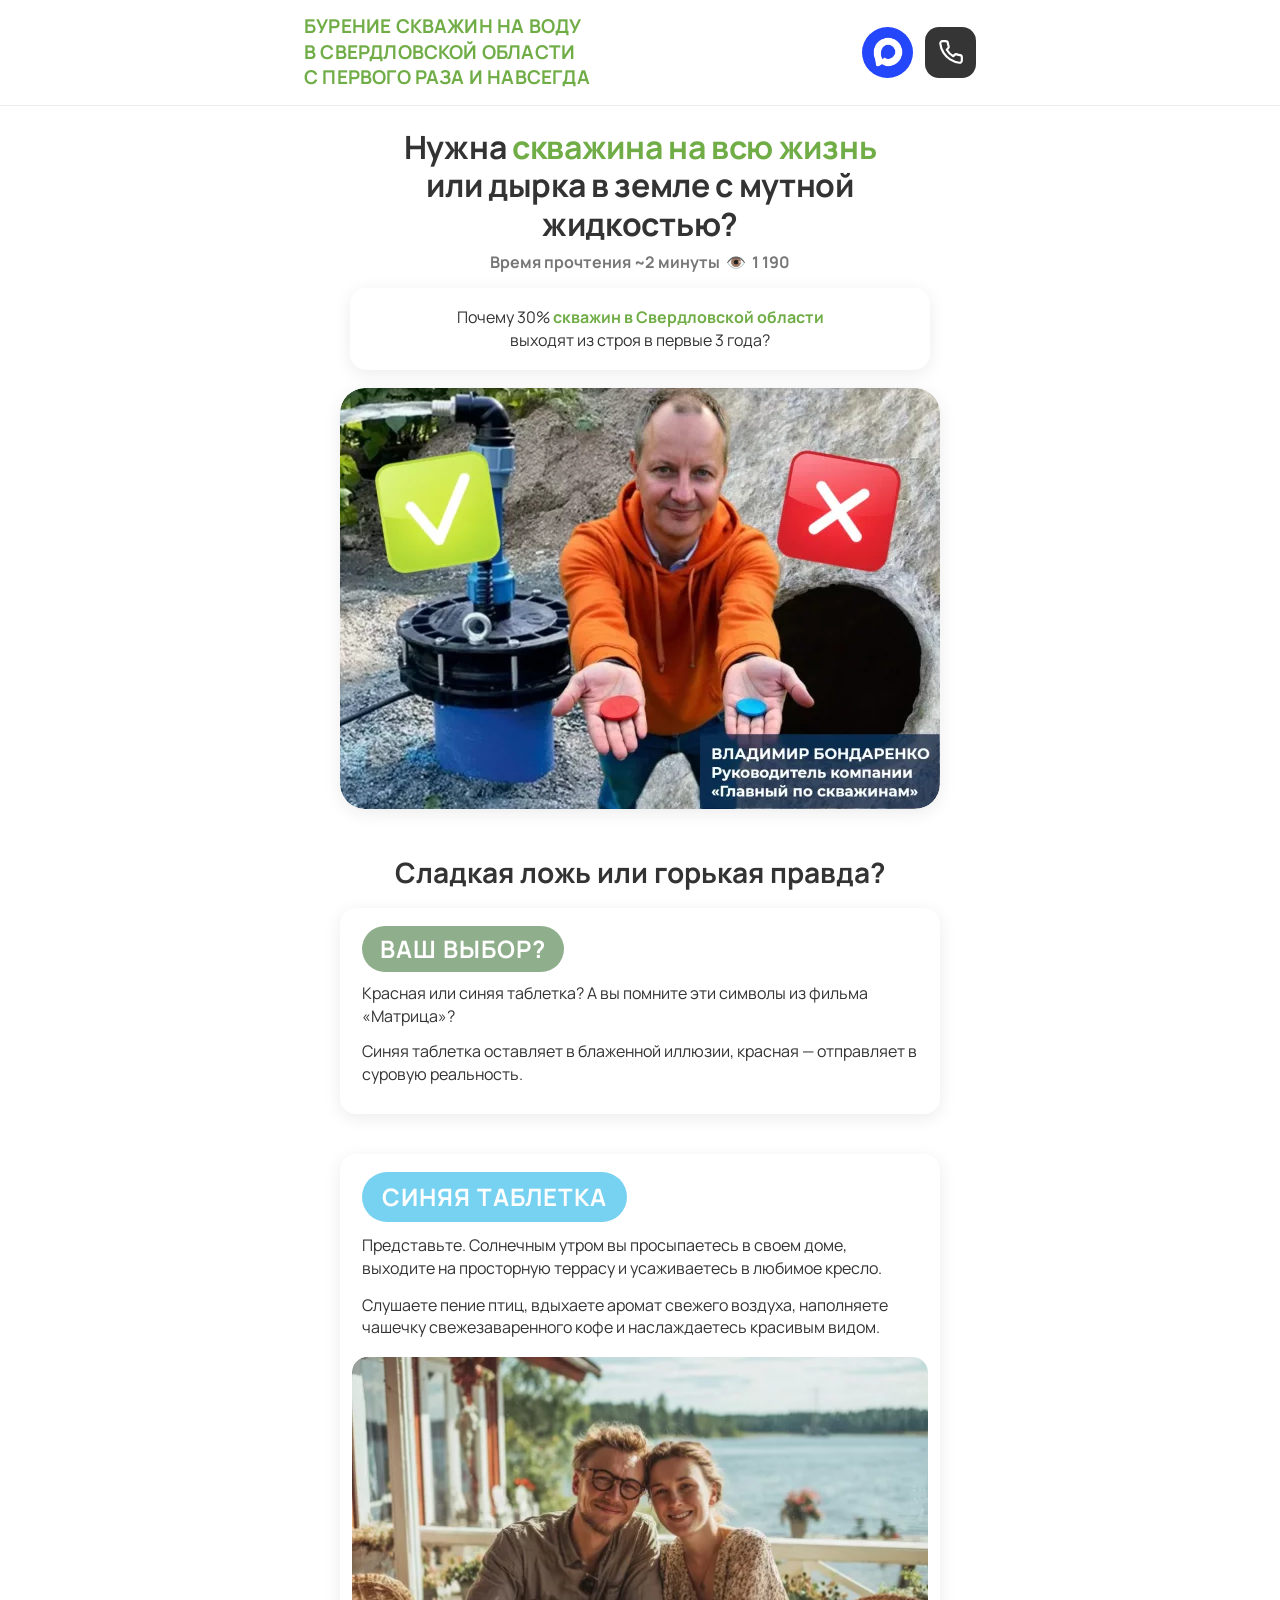
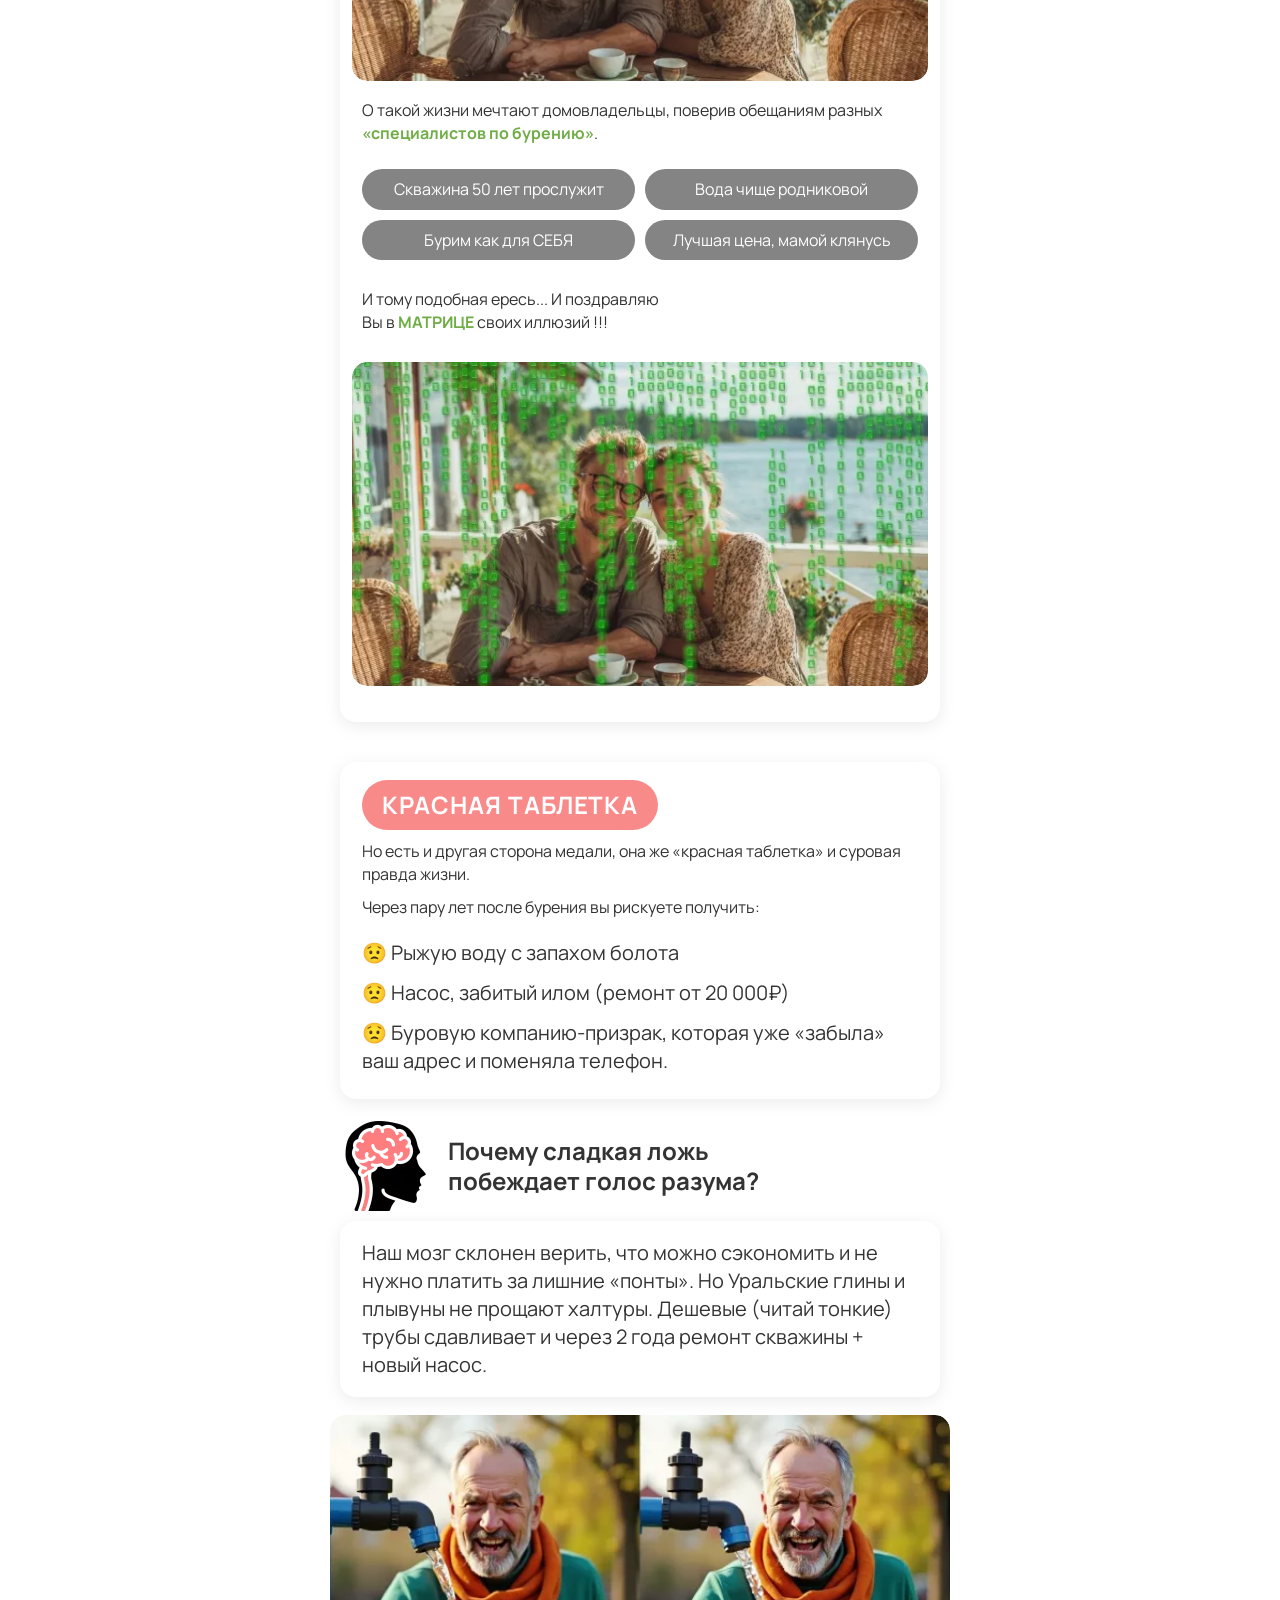
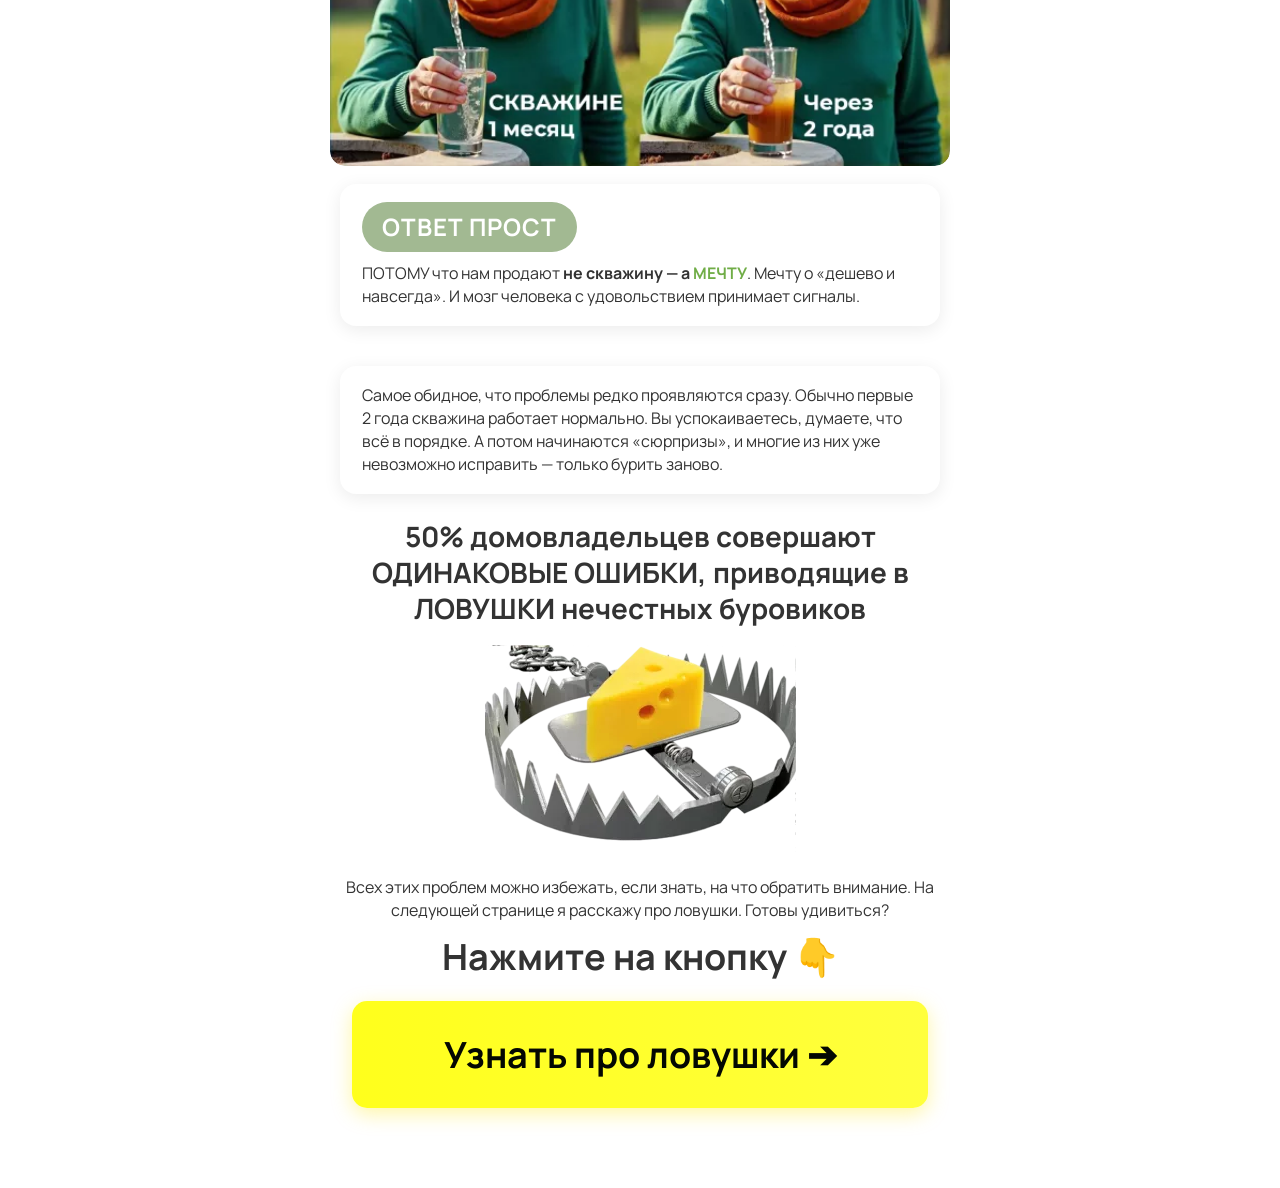
<file: index.html>
<!DOCTYPE html>
<html lang="ru">
<head>
  <meta charset="UTF-8">
  <meta name="viewport" content="width=device-width, initial-scale=1.0">
  <title>Бурение скважин в Свердловской области — Главная</title>
  <meta name="description" content="Бурение скважин на воду в Свердловской области с первого раза и навсегда. Екатеринбург, Нижний Тагил, Каменск-Уральский, Реж, Невьянск. Узнайте, как избежать ловушек недобросовестных буровиков.">
  <meta property="og:title" content="Бурение скважин в Свердловской области — с первого раза и навсегда">
  <meta property="og:description" content="Узнайте, почему 30% скважин в Свердловской области выходят из строя в первые 3 года — и как не попасть в ловушки буровиков.">
  <meta property="og:type" content="website">
  <meta property="og:locale" content="ru_RU">
  <meta property="og:image" content="assets/hero.webp">
  <link rel="preconnect" href="https://fonts.googleapis.com">
  <link rel="preconnect" href="https://fonts.gstatic.com" crossorigin>
  <link href="https://fonts.googleapis.com/css2?family=Manrope:wght@400;500;600;700;800&display=swap" rel="stylesheet">
  <link rel="stylesheet" href="styles.css">
</head>
<body>

  <!-- ============ ШАПКА ============ -->
  <header class="site-header">
    <div class="container container--header header-inner">
      <div class="usp">
        <span>БУРЕНИЕ СКВАЖИН НА ВОДУ</span>
        <span>В СВЕРДЛОВСКОЙ ОБЛАСТИ</span>
        <span>С ПЕРВОГО РАЗА И НАВСЕГДА</span>
      </div>
      <nav class="header-contacts" aria-label="Контакты">
        <a href="https://max.ru/u/f9LHodD0cOJi_SXuoAVEG4c_J1FasounPbryr0Rri_KApgXUaTsEnVAiun0"
           class="contact-icon"
           target="_blank" rel="noopener"
           aria-label="Написать в MAX">
          <img src="assets/max.png" alt="MAX" width="51" height="51">
        </a>
        <a href="tel:+74951234567"
           class="phone-btn"
           aria-label="Позвонить">
          <svg viewBox="0 0 24 24" width="26" height="26" fill="none" stroke="currentColor" stroke-width="2" stroke-linecap="round" stroke-linejoin="round" aria-hidden="true">
            <path d="M22 16.92v3a2 2 0 0 1-2.18 2 19.79 19.79 0 0 1-8.63-3.07 19.5 19.5 0 0 1-6-6 19.79 19.79 0 0 1-3.07-8.67A2 2 0 0 1 4.11 2h3a2 2 0 0 1 2 1.72c.13.96.36 1.9.7 2.81a2 2 0 0 1-.45 2.11L8.09 9.91a16 16 0 0 0 6 6l1.27-1.27a2 2 0 0 1 2.11-.45c.91.34 1.85.57 2.81.7A2 2 0 0 1 22 16.92z"/>
          </svg>
        </a>
      </nav>
    </div>
  </header>

  <main>

    <!-- ============ HERO ============ -->
    <section class="hero">
      <div class="container narrow">
        <h1 class="hero-title">
          Нужна <span class="accent">скважина на всю жизнь</span><br>
          или дырка в земле с мутной жидкостью?
        </h1>
        <p class="hero-meta">Время прочтения ~2 минуты &nbsp;👁️&nbsp; 1 190</p>

        <div class="card card--question">
          <p>
            Почему 30% <span class="accent">скважин в Свердловской области</span><br>
            выходят из строя в первые 3 года?
          </p>
        </div>

        <div class="hero-photo-wrap">
          <img src="assets/hero.webp"
               alt="Владимир Бондаренко с красной и синей таблетками"
               class="hero-photo"
               width="600" height="421">
        </div>
      </div>
    </section>

    <!-- ============ ВАШ ВЫБОР? ============ -->
    <section class="section">
      <div class="container narrow">
        <h2 class="section-title section-title--sweet-lies">Сладкая ложь или горькая правда?</h2>

        <div class="choice-block">
          <div class="card card--choice">
            <span class="badge badge--muted">ВАШ ВЫБОР?</span>
            <p>
              Красная или синяя таблетка? А вы помните эти
              символы из фильма «Матрица»?
            </p>
            <p>
              Синяя таблетка оставляет в блаженной иллюзии,
              красная — отправляет в суровую реальность.
            </p>
          </div>
        </div>
      </div>
    </section>

    <!-- ============ УТРЕННЯЯ СЦЕНА ============ -->
    <section class="section" id="utrennyaya-scena">
      <div class="container narrow">
        <div class="card card--story">
          <span class="badge badge--blue">СИНЯЯ ТАБЛЕТКА</span>
          <p>
            Представьте. Солнечным утром вы просыпаетесь в своем доме,
            выходите на просторную террасу и усаживаетесь в любимое кресло.
          </p>
          <p>
            Слушаете пение птиц, вдыхаете аромат свежего воздуха,
            наполняете чашечку свежезаваренного кофе и наслаждаетесь красивым видом.
          </p>

          <figure class="story-figure">
            <img src="assets/morning-couple.webp"
                 alt="Пара пьёт кофе на террасе с видом на озеро"
                 width="580" height="326" loading="lazy">
          </figure>

          <p>
            О такой жизни мечтают домовладельцы, поверив обещаниям
            разных <span class="accent">«специалистов по бурению»</span>.
          </p>

          <div class="chip-grid">
            <span class="chip">Скважина 50 лет прослужит</span>
            <span class="chip">Вода чище родниковой</span>
            <span class="chip">Бурим как для СЕБЯ</span>
            <span class="chip">Лучшая цена, мамой клянусь</span>
          </div>

          <p class="story-outro">
            И тому подобная ересь... И поздравляю<br>
            Вы в <span class="accent">МАТРИЦЕ</span> своих иллюзий !!!
          </p>

          <figure class="story-figure">
            <img src="assets/matrix-couple.webp"
                 alt="Пара на террасе с эффектом «матричного дождя»"
                 width="580" height="326" loading="lazy">
          </figure>
        </div>
      </div>
    </section>

    <!-- ============ КРАСНАЯ ТАБЛЕТКА ============ -->
    <section class="section">
      <div class="container narrow">
        <div class="card card--red-pill">
          <span class="badge badge--red">КРАСНАЯ ТАБЛЕТКА</span>
          <p>
            Но есть и другая сторона медали, она же «красная таблетка»
            и суровая правда жизни.
          </p>
          <p>Через пару лет после бурения вы рискуете получить:</p>
          <ul class="risks-list">
            <li>😟 Рыжую воду с запахом болота</li>
            <li>😟 Насос, забитый илом (ремонт от 20 000₽)</li>
            <li>😟 Буровую компанию-призрак, которая уже «забыла» ваш адрес и поменяла телефон.</li>
          </ul>
        </div>

        <div class="brain-block">
          <img src="assets/brain.webp" alt="" class="brain-icon" width="90" height="90">
          <h2 class="section-title section-title--left section-title--brain">
            Почему сладкая ложь<br>побеждает голос разума?
          </h2>
        </div>

        <div class="card card--explain">
          <p>
            Наш мозг склонен верить, что можно сэкономить и не нужно платить
            за лишние «понты». Но Уральские глины и плывуны не прощают халтуры.
            Дешевые (читай тонкие) трубы сдавливает и через 2 года ремонт
            скважины + новый насос.
          </p>
        </div>

        <figure class="story-figure story-figure--compare">
          <img src="assets/water-compare.webp"
               alt="Сравнение воды из скважины: чистая через 1 месяц и рыжая через 2 года"
               width="580" height="328" loading="lazy">
        </figure>

        <div class="card card--insight">
          <span class="badge badge--green">ОТВЕТ ПРОСТ</span>
          <p>
            ПОТОМУ что нам продают <strong>не скважину — а <span class="accent">МЕЧТУ</span></strong>.
            Мечту о «дешево и навсегда». И мозг человека с удовольствием
            принимает сигналы.
          </p>
        </div>
      </div>
    </section>

    <!-- ============ ПРЕДУПРЕЖДЕНИЕ + CTA ============ -->
    <section class="section section--final">
      <div class="container narrow">
        <div class="card card--warning">
          <p>
            Самое обидное, что проблемы редко проявляются сразу. Обычно первые
            2 года скважина работает нормально. Вы успокаиваетесь, думаете, что
            всё в порядке. А потом начинаются «сюрпризы», и многие из них уже
            невозможно исправить — только бурить заново.
          </p>
        </div>

        <h2 class="final-title">
          <span class="big-percent">50%</span> домовладельцев совершают
          <span class="caps">ОДИНАКОВЫЕ ОШИБКИ</span>, приводящие в
          <span class="caps">ЛОВУШКИ</span> нечестных буровиков
        </h2>

        <figure class="trap-figure">
          <img src="assets/trap.png"
               alt="Мышеловка с приманкой — метафора ловушки для домовладельцев"
               width="311" height="207" loading="lazy">
        </figure>

        <p class="cta-lead">
          Всех этих проблем можно избежать, если знать, на что обратить внимание.
          На следующей странице я расскажу про ловушки. Готовы удивиться?
        </p>
        <p class="cta-hint">Нажмите на кнопку 👇</p>

        <a href="page2.html"
           class="btn btn--yellow-cta">
          Узнать про ловушки ➔
        </a>
      </div>
    </section>

  </main>

  <script src="app.js" defer></script>
</body>
</html>
</file>
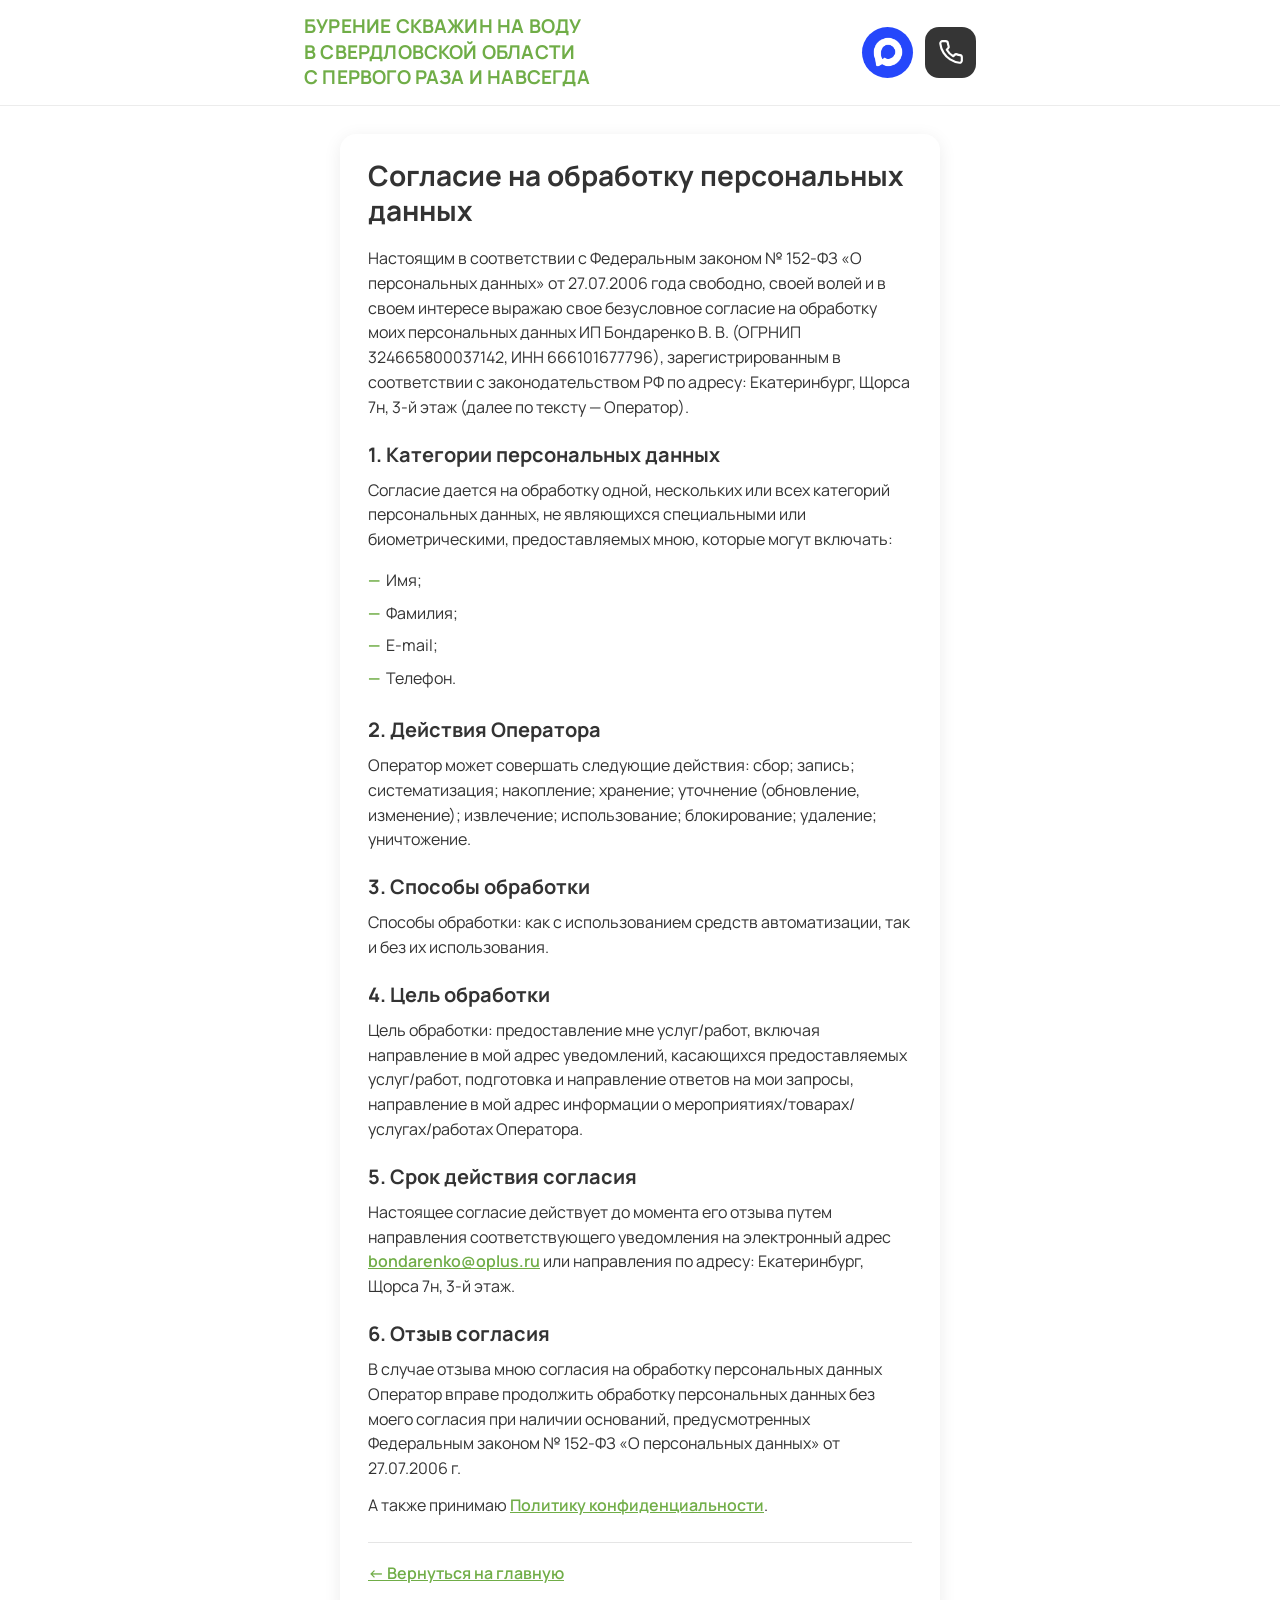
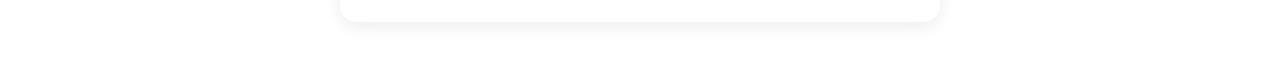
<file: consent.html>
<!DOCTYPE html>
<html lang="ru">
<head>
  <meta charset="UTF-8">
  <meta name="viewport" content="width=device-width, initial-scale=1.0">
  <title>Согласие на обработку персональных данных — Бурение скважин Екб</title>
  <meta name="description" content="Согласие на обработку персональных данных. ИП Бондаренко В. В.">
  <link rel="preconnect" href="https://fonts.googleapis.com">
  <link rel="preconnect" href="https://fonts.gstatic.com" crossorigin>
  <link href="https://fonts.googleapis.com/css2?family=Manrope:wght@400;500;600;700;800&display=swap" rel="stylesheet">
  <link rel="stylesheet" href="styles.css">
</head>
<body>

  <!-- ============ ШАПКА ============ -->
  <header class="site-header">
    <div class="container container--header header-inner">
      <div class="usp">
        <span>БУРЕНИЕ СКВАЖИН НА ВОДУ</span>
        <span>В СВЕРДЛОВСКОЙ ОБЛАСТИ</span>
        <span>С ПЕРВОГО РАЗА И НАВСЕГДА</span>
      </div>
      <nav class="header-contacts" aria-label="Контакты">
        <a href="https://max.ru/u/f9LHodD0cOJi_SXuoAVEG4c_J1FasounPbryr0Rri_KApgXUaTsEnVAiun0"
           class="contact-icon"
           target="_blank" rel="noopener"
           aria-label="Написать в MAX">
          <img src="assets/max.png" alt="MAX" width="51" height="51">
        </a>
        <a href="tel:+73433123828"
           class="phone-btn"
           aria-label="Позвонить">
          <svg viewBox="0 0 24 24" width="26" height="26" fill="none" stroke="currentColor" stroke-width="2" stroke-linecap="round" stroke-linejoin="round" aria-hidden="true">
            <path d="M22 16.92v3a2 2 0 0 1-2.18 2 19.79 19.79 0 0 1-8.63-3.07 19.5 19.5 0 0 1-6-6 19.79 19.79 0 0 1-3.07-8.67A2 2 0 0 1 4.11 2h3a2 2 0 0 1 2 1.72c.13.96.36 1.9.7 2.81a2 2 0 0 1-.45 2.11L8.09 9.91a16 16 0 0 0 6 6l1.27-1.27a2 2 0 0 1 2.11-.45c.91.34 1.85.57 2.81.7A2 2 0 0 1 22 16.92z"/>
          </svg>
        </a>
      </nav>
    </div>
  </header>

  <main>

    <section class="section section--legal">
      <div class="container narrow">
        <div class="card card--legal">
          <h1 class="legal-title">Согласие на обработку персональных данных</h1>

          <p>
            Настоящим в соответствии с Федеральным законом № 152-ФЗ «О персональных данных»
            от 27.07.2006 года свободно, своей волей и в своем интересе выражаю свое
            безусловное согласие на обработку моих персональных данных ИП Бондаренко В. В.
            (ОГРНИП 324665800037142, ИНН 666101677796), зарегистрированным в соответствии
            с законодательством РФ по адресу: Екатеринбург, Щорса 7н, 3-й этаж
            (далее по тексту — Оператор).
          </p>

          <h2 class="legal-h2">1. Категории персональных данных</h2>
          <p>
            Согласие дается на обработку одной, нескольких или всех категорий персональных
            данных, не являющихся специальными или биометрическими, предоставляемых мною,
            которые могут включать:
          </p>
          <ul class="legal-list">
            <li>Имя;</li>
            <li>Фамилия;</li>
            <li>E-mail;</li>
            <li>Телефон.</li>
          </ul>

          <h2 class="legal-h2">2. Действия Оператора</h2>
          <p>
            Оператор может совершать следующие действия: сбор; запись; систематизация;
            накопление; хранение; уточнение (обновление, изменение); извлечение;
            использование; блокирование; удаление; уничтожение.
          </p>

          <h2 class="legal-h2">3. Способы обработки</h2>
          <p>
            Способы обработки: как с использованием средств автоматизации, так и без
            их использования.
          </p>

          <h2 class="legal-h2">4. Цель обработки</h2>
          <p>
            Цель обработки: предоставление мне услуг/работ, включая направление в мой
            адрес уведомлений, касающихся предоставляемых услуг/работ, подготовка и
            направление ответов на мои запросы, направление в мой адрес информации
            о мероприятиях/товарах/услугах/работах Оператора.
          </p>

          <h2 class="legal-h2">5. Срок действия согласия</h2>
          <p>
            Настоящее согласие действует до момента его отзыва путем направления
            соответствующего уведомления на электронный адрес
            <a href="mailto:bondarenko@oplus.ru" class="legal-link">bondarenko@oplus.ru</a>
            или направления по адресу: Екатеринбург, Щорса 7н, 3-й этаж.
          </p>

          <h2 class="legal-h2">6. Отзыв согласия</h2>
          <p>
            В случае отзыва мною согласия на обработку персональных данных Оператор
            вправе продолжить обработку персональных данных без моего согласия при
            наличии оснований, предусмотренных Федеральным законом № 152-ФЗ
            «О персональных данных» от 27.07.2006 г.
          </p>

          <p>
            А также принимаю <a href="privacy.html" class="legal-link">Политику
            конфиденциальности</a>.
          </p>

          <p class="legal-back">
            <a href="index.html" class="legal-link">← Вернуться на главную</a>
          </p>
        </div>
      </div>
    </section>

  </main>

</body>
</html>
</file>
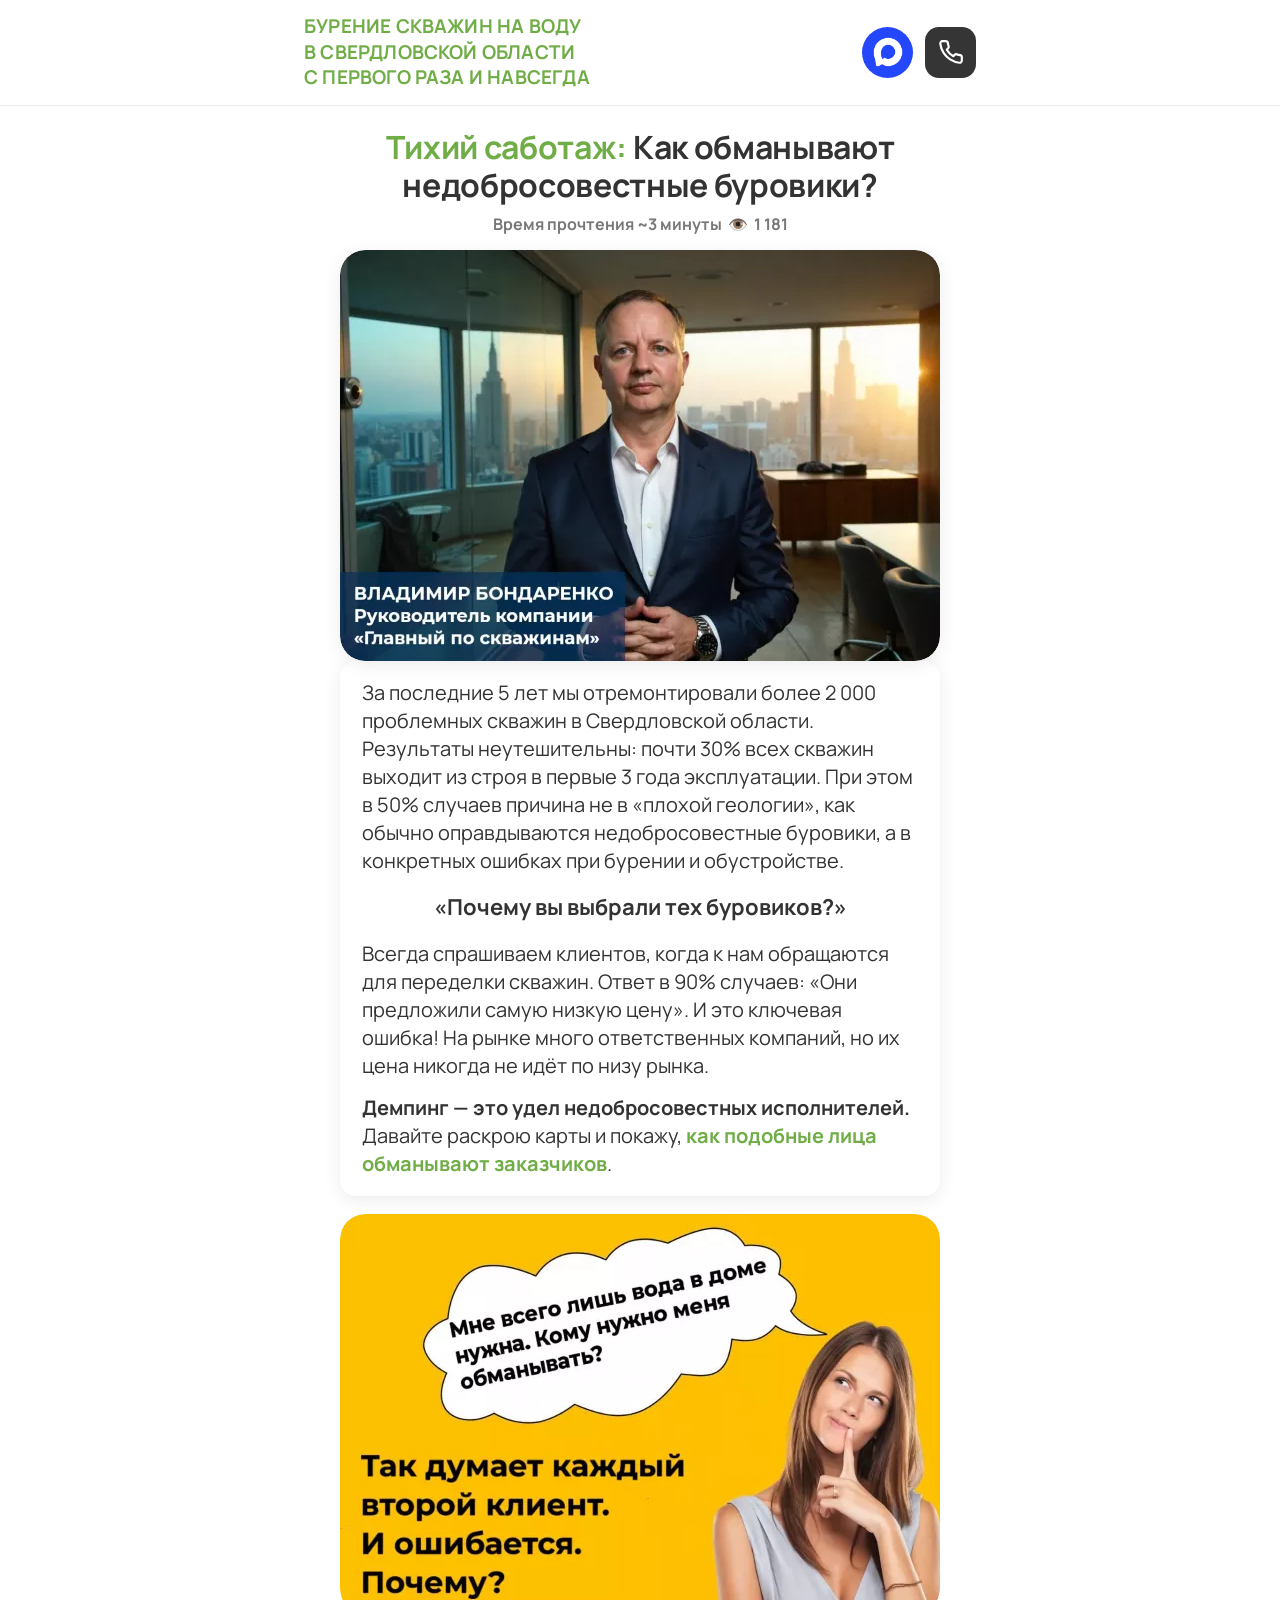
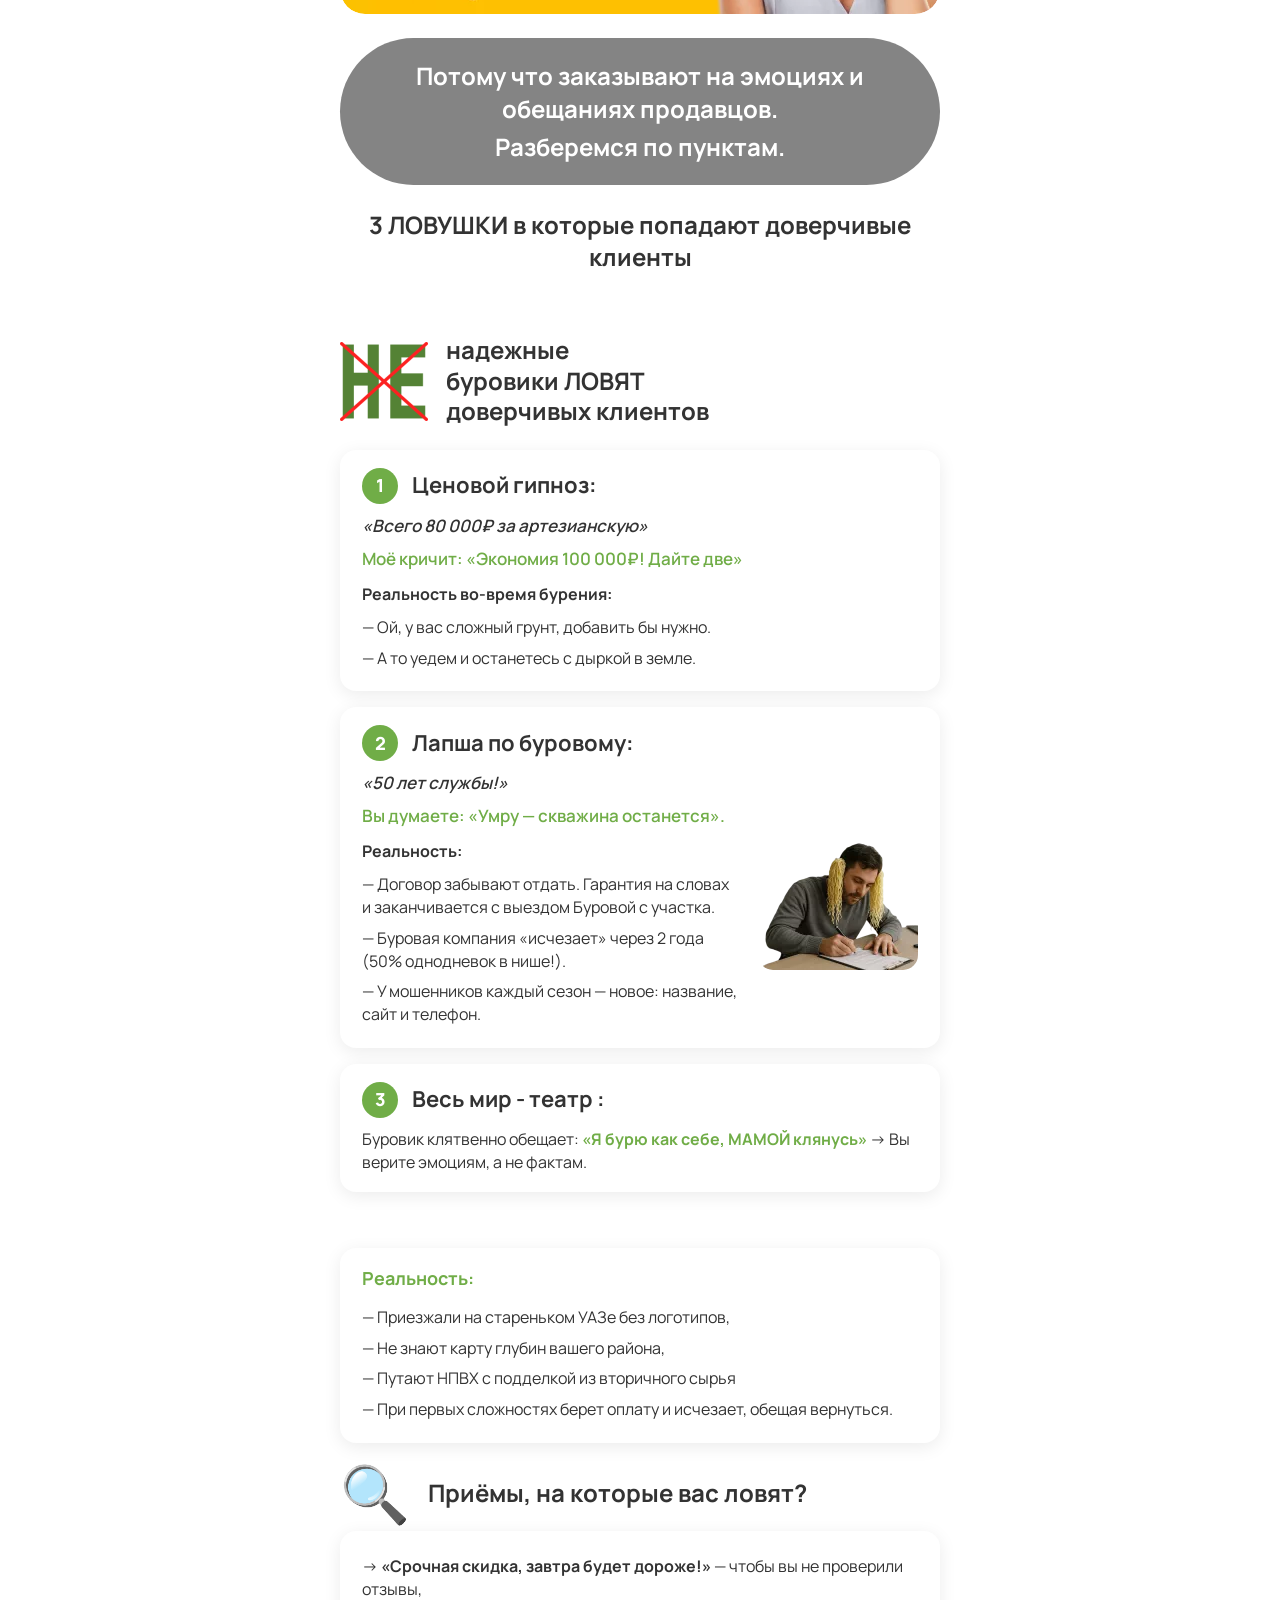
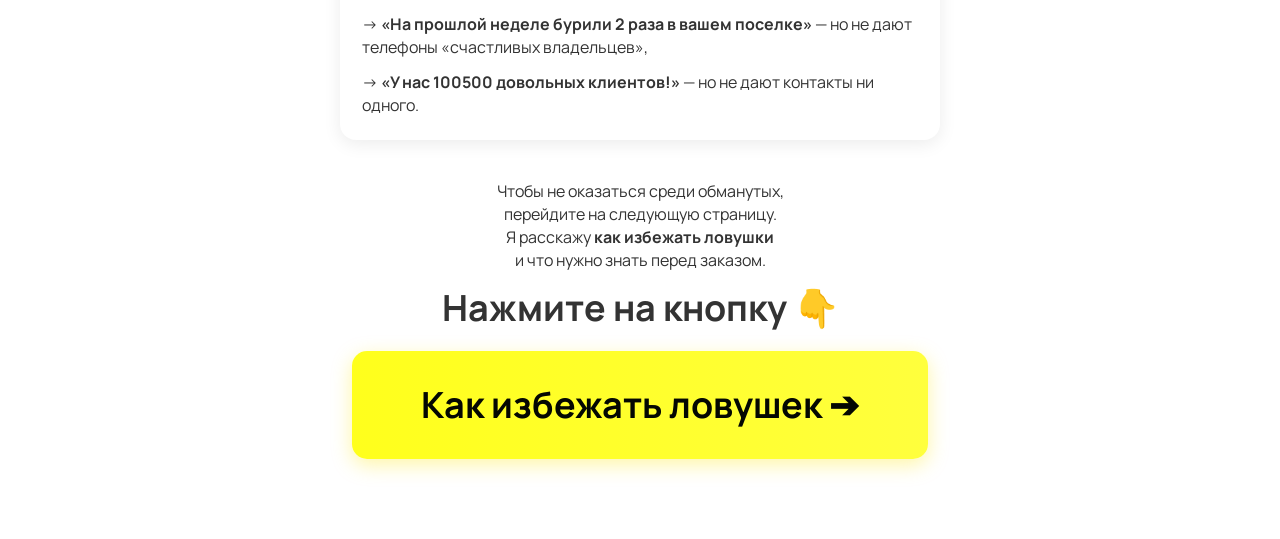
<file: page2.html>
<!DOCTYPE html>
<html lang="ru">
<head>
  <meta charset="UTF-8">
  <meta name="viewport" content="width=device-width, initial-scale=1.0">
  <title>Тихий саботаж: Как обманывают недобросовестные буровики?</title>
  <meta name="description" content="Как недобросовестные буровики обманывают заказчиков в Свердловской области. 3 ловушки: ценовой гипноз, лапша по буровому, весь мир — театр. Как избежать ловушек.">
  <meta property="og:title" content="Тихий саботаж: Как обманывают недобросовестные буровики?">
  <meta property="og:description" content="3 ловушки недобросовестных буровиков. Узнайте, как обманывают заказчиков — и как этого избежать.">
  <meta property="og:type" content="website">
  <meta property="og:locale" content="ru_RU">
  <meta property="og:image" content="assets/page2-hero.webp">
  <link rel="preconnect" href="https://fonts.googleapis.com">
  <link rel="preconnect" href="https://fonts.gstatic.com" crossorigin>
  <link href="https://fonts.googleapis.com/css2?family=Manrope:wght@400;500;600;700;800&display=swap" rel="stylesheet">
  <link rel="stylesheet" href="styles.css">
</head>
<body>

  <!-- ============ ШАПКА (как на page 1) ============ -->
  <header class="site-header">
    <div class="container container--header header-inner">
      <div class="usp">
        <span>БУРЕНИЕ СКВАЖИН НА ВОДУ</span>
        <span>В СВЕРДЛОВСКОЙ ОБЛАСТИ</span>
        <span>С ПЕРВОГО РАЗА И НАВСЕГДА</span>
      </div>
      <nav class="header-contacts" aria-label="Контакты">
        <a href="https://max.ru/u/f9LHodD0cOJi_SXuoAVEG4c_J1FasounPbryr0Rri_KApgXUaTsEnVAiun0"
           class="contact-icon"
           target="_blank" rel="noopener"
           aria-label="Написать в MAX">
          <img src="assets/max.png" alt="MAX" width="51" height="51">
        </a>
        <a href="tel:+74951234567"
           class="phone-btn"
           aria-label="Позвонить">
          <svg viewBox="0 0 24 24" width="26" height="26" fill="none" stroke="currentColor" stroke-width="2" stroke-linecap="round" stroke-linejoin="round" aria-hidden="true">
            <path d="M22 16.92v3a2 2 0 0 1-2.18 2 19.79 19.79 0 0 1-8.63-3.07 19.5 19.5 0 0 1-6-6 19.79 19.79 0 0 1-3.07-8.67A2 2 0 0 1 4.11 2h3a2 2 0 0 1 2 1.72c.13.96.36 1.9.7 2.81a2 2 0 0 1-.45 2.11L8.09 9.91a16 16 0 0 0 6 6l1.27-1.27a2 2 0 0 1 2.11-.45c.91.34 1.85.57 2.81.7A2 2 0 0 1 22 16.92z"/>
          </svg>
        </a>
      </nav>
    </div>
  </header>

  <main>

    <!-- ============ HERO ============ -->
    <section class="hero">
      <div class="container narrow">
        <h1 class="hero-title hero-title--page2"><span class="accent">Тихий саботаж:</span> Как обманывают недобросовестные буровики?</h1>
        <p class="hero-meta">Время прочтения ~3 минуты &nbsp;👁️&nbsp; 1 181</p>

        <div class="hero-photo-wrap">
          <img src="assets/page2-hero.webp"
               alt="Владимир Бондаренко — руководитель компании «Главный по скважинам»"
               class="hero-photo"
               width="600" height="411">
        </div>

        <div class="card card--story-block">
          <p>
            За последние 5 лет мы отремонтировали более 2 000 проблемных скважин
            в Свердловской области. Результаты неутешительны: почти 30% всех скважин выходит из строя
            в первые 3 года эксплуатации. При этом в 50% случаев причина не в «плохой геологии»,
            как обычно оправдываются недобросовестные буровики, а в конкретных ошибках при бурении
            и обустройстве.
          </p>
          <p class="lead-quote-page2">«Почему вы выбрали тех буровиков?»</p>
          <p>
            Всегда спрашиваем клиентов, когда к нам обращаются для переделки скважин.
            Ответ в 90% случаев: «Они предложили самую низкую цену». И это ключевая ошибка!
            На рынке много ответственных компаний, но их цена никогда не идёт по низу рынка.
          </p>
          <p>
            <strong class="demping-line">Демпинг — это удел недобросовестных исполнителей.</strong><br>
            Давайте раскрою карты и покажу, <span class="accent">как подобные лица обманывают заказчиков</span>.
          </p>
        </div>

        <figure class="story-figure story-figure--page2">
          <img src="assets/2222.webp"
               alt="Задумчивая женщина с пальцем у губ — так думает каждый второй клиент"
               width="600" height="400" loading="lazy">
        </figure>

        <div class="gray-banner">
          <p>Потому что заказывают на эмоциях и обещаниях продавцов.</p>
          <p>Разберемся по пунктам.</p>
        </div>

        <h2 class="section-title section-title--page2">3 ЛОВУШКИ в которые попадают доверчивые клиенты</h2>
      </div>
    </section>

    <!-- ============ 3 ЛОВУШКИ ============ -->
    <section class="section">
      <div class="container narrow">

        <div class="traps-header">
          <img src="assets/text4.png" alt="" class="ne-logo" width="88" height="79">
          <div class="traps-title-stack">
            <span>надежные</span>
            <span>буровики ЛОВЯТ</span>
            <span>доверчивых клиентов</span>
          </div>
        </div>

        <div class="card card--trap">
          <div class="trap-head">
            <span class="trap-num">1</span>
            <h3>Ценовой гипноз:</h3>
          </div>
          <p class="trap-quote">«Всего 80 000₽ за артезианскую»</p>
          <p class="trap-react">Моё кричит: «Экономия 100 000₽! Дайте две»</p>
          <p class="trap-subhead">Реальность во-время бурения:</p>
          <ul class="trap-list">
            <li>— Ой, у вас сложный грунт, добавить бы нужно.</li>
            <li>— А то уедем и останетесь с дыркой в земле.</li>
          </ul>
        </div>

        <div class="card card--trap">
          <div class="trap-head">
            <span class="trap-num">2</span>
            <h3>Лапша по буровому:</h3>
          </div>
          <p class="trap-quote">«50 лет службы!»</p>
          <p class="trap-react">Вы думаете: «Умру — скважина останется».</p>
          <div class="trap-with-image">
            <div class="trap-text-col">
              <p class="trap-subhead">Реальность:</p>
              <ul class="trap-list">
                <li>— Договор забывают отдать. Гарантия на словах и заканчивается с выездом Буровой с участка.</li>
                <li>— Буровая компания «исчезает» через 2 года (50% однодневок в нише!).</li>
                <li>— У мошенников каждый сезон — новое: название, сайт и телефон.</li>
              </ul>
            </div>
            <div class="trap-img-col">
              <img src="assets/lapsha.webp" alt="Буровик обещает 50 лет службы" width="160" height="130" loading="lazy">
            </div>
          </div>
        </div>

        <div class="card card--trap">
          <div class="trap-head">
            <span class="trap-num">3</span>
            <h3>Весь мир - театр :</h3>
          </div>
          <p>
            Буровик клятвенно обещает: <span class="accent">«Я бурю как себе, МАМОЙ клянусь»</span>
            → Вы верите эмоциям, а не фактам.
          </p>
        </div>

      </div>
    </section>

    <!-- ============ КРАСНЫЕ ФЛАГИ + ПРИЁМЫ ============ -->
    <section class="section">
      <div class="container narrow">
        <div class="card card--red-flags">
          <p class="trap-subhead trap-subhead--green">Реальность:</p>
          <ul class="trap-list">
            <li>— Приезжали на стареньком УАЗе без логотипов,</li>
            <li>— Не знают карту глубин вашего района,</li>
            <li>— Путают НПВХ с подделкой из вторичного сырья</li>
            <li>— При первых сложностях берет оплату и исчезает, обещая вернуться.</li>
          </ul>
        </div>

        <div class="brain-block">
          <span class="brain-emoji">🔍</span>
          <h2 class="section-title section-title--left section-title--brain">Приёмы, на которые вас ловят?</h2>
        </div>

        <div class="card card--tricks">
          <ul class="tricks-list">
            <li>→ <strong>«Срочная скидка, завтра будет дороже!»</strong> — чтобы вы не проверили отзывы,</li>
            <li>→ <strong>«На прошлой неделе бурили 2 раза в вашем поселке»</strong> — но не дают телефоны «счастливых владельцев»,</li>
            <li>→ <strong>«У нас 100500 довольных клиентов!»</strong> — но не дают контакты ни одного.</li>
          </ul>
        </div>
      </div>
    </section>

    <!-- ============ ФИНАЛ + CTA ============ -->
    <section class="section section--final">
      <div class="container narrow">
        <p class="cta-lead">
          Чтобы не оказаться среди обманутых,<br>
          перейдите на следующую страницу.<br>
          Я расскажу <strong>как избежать ловушки</strong><br>
          и что нужно знать перед заказом.
        </p>
        <p class="cta-hint">Нажмите на кнопку 👇</p>

        <a href="page3.html"
           class="btn btn--yellow-cta">
          Как избежать ловушек ➔
        </a>
      </div>
    </section>

  </main>

  <script src="app.js" defer></script>
</body>
</html>
</file>
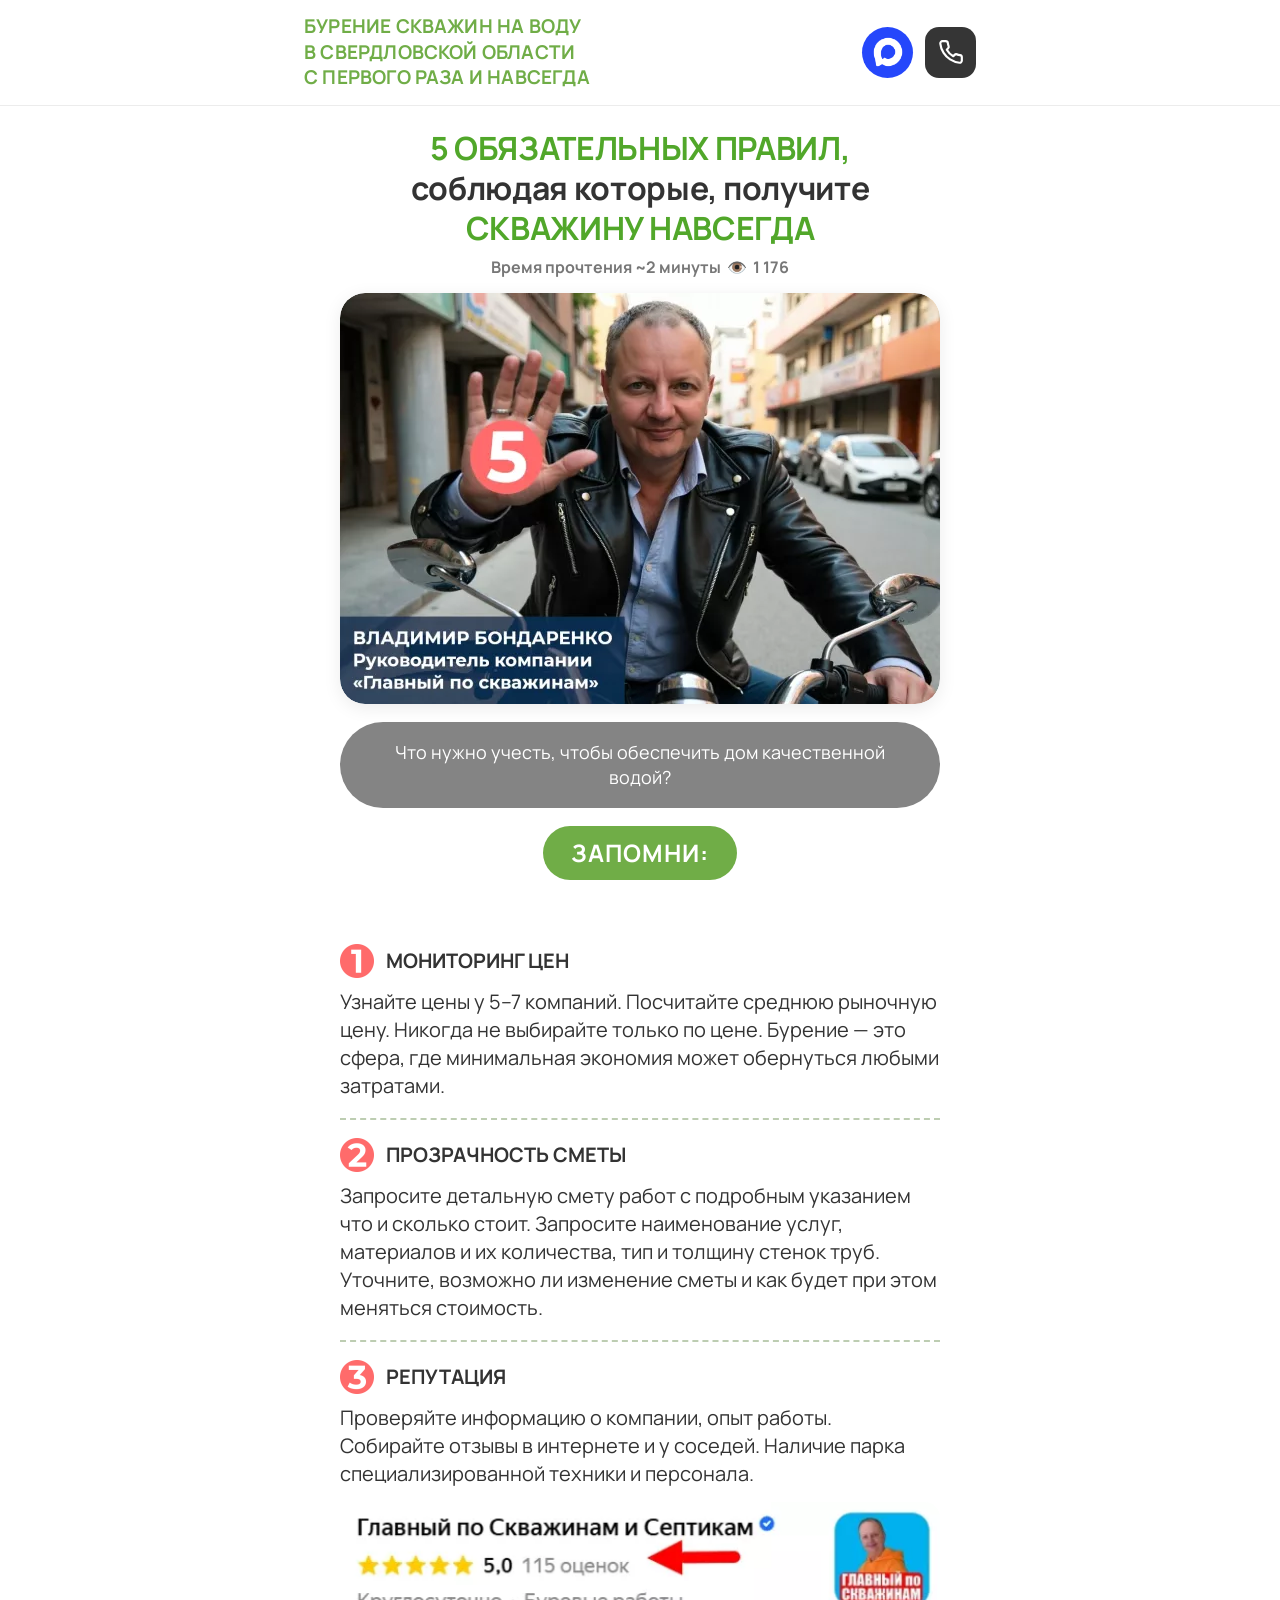
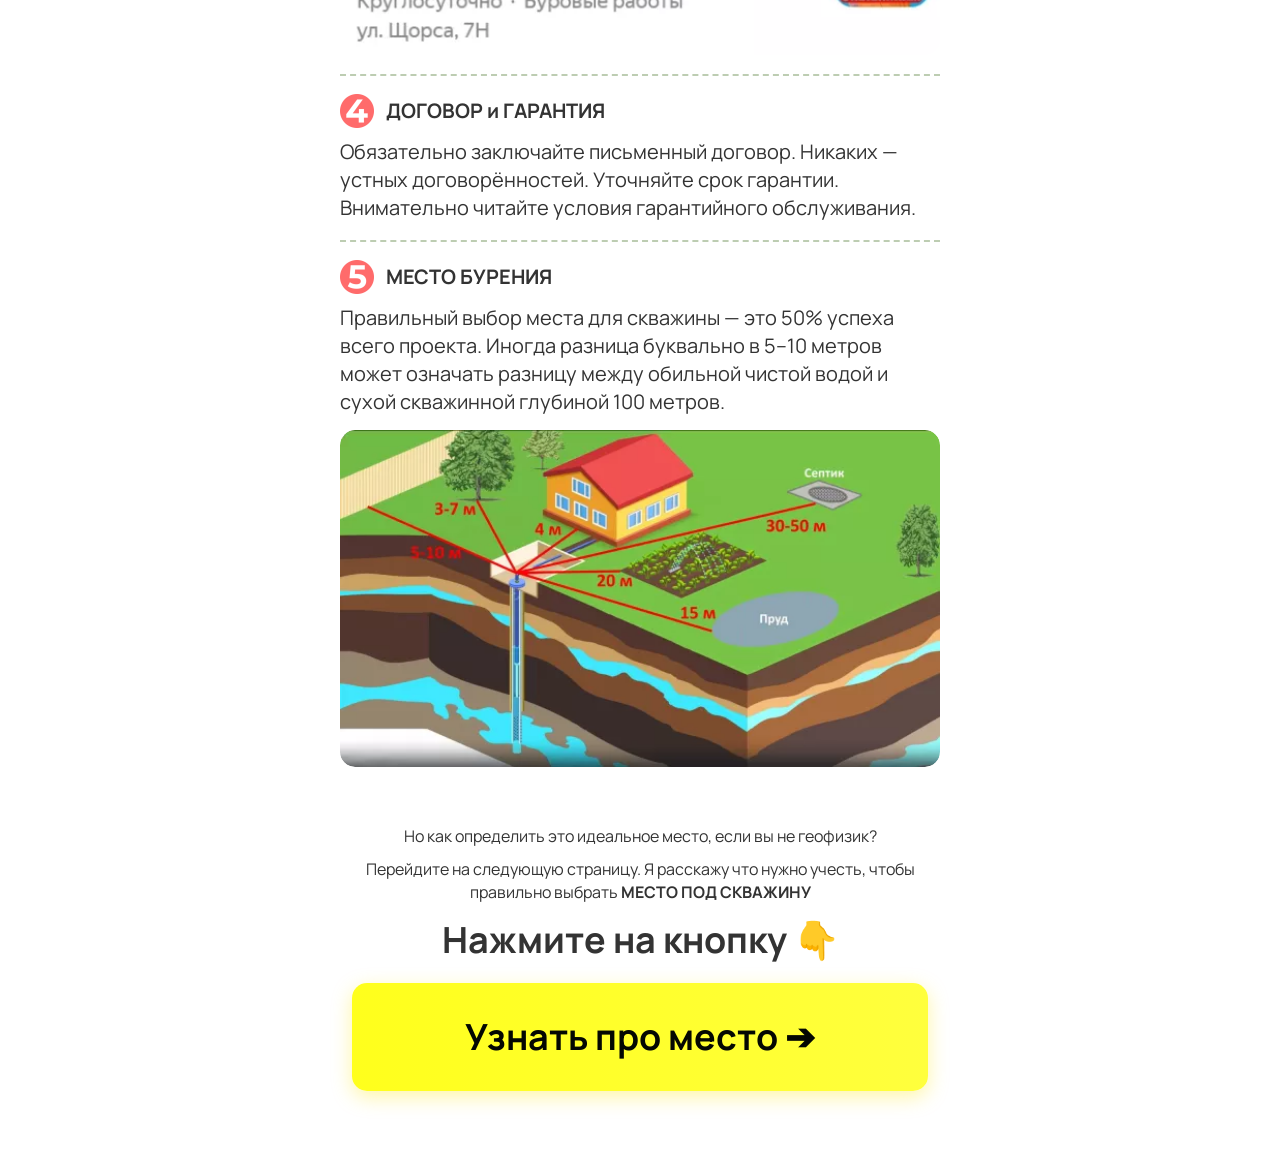
<file: page3.html>
<!DOCTYPE html>
<html lang="ru">
<head>
  <meta charset="UTF-8">
  <meta name="viewport" content="width=device-width, initial-scale=1.0">
  <title>5 обязательных правил, чтобы получить скважину навсегда</title>
  <meta name="description" content="5 обязательных правил, соблюдая которые вы получите скважину навсегда: мониторинг цен, прозрачность сметы, репутация, договор и гарантия, место бурения.">
  <meta property="og:title" content="5 обязательных правил, чтобы получить скважину навсегда">
  <meta property="og:description" content="Запомните 5 правил, соблюдая которые вы получите скважину навсегда: мониторинг цен, прозрачность сметы, репутация, договор и гарантия, место бурения.">
  <meta property="og:type" content="website">
  <meta property="og:locale" content="ru_RU">
  <meta property="og:image" content="assets/page3-hero.webp">
  <link rel="preconnect" href="https://fonts.googleapis.com">
  <link rel="preconnect" href="https://fonts.gstatic.com" crossorigin>
  <link href="https://fonts.googleapis.com/css2?family=Manrope:wght@400;500;600;700;800&display=swap" rel="stylesheet">
  <link rel="stylesheet" href="styles.css">
</head>
<body>

  <!-- ============ ШАПКА (как на page 1 и 2) ============ -->
  <header class="site-header">
    <div class="container container--header header-inner">
      <div class="usp">
        <span>БУРЕНИЕ СКВАЖИН НА ВОДУ</span>
        <span>В СВЕРДЛОВСКОЙ ОБЛАСТИ</span>
        <span>С ПЕРВОГО РАЗА И НАВСЕГДА</span>
      </div>
      <nav class="header-contacts" aria-label="Контакты">
        <a href="https://max.ru/u/f9LHodD0cOJi_SXuoAVEG4c_J1FasounPbryr0Rri_KApgXUaTsEnVAiun0"
           class="contact-icon"
           target="_blank" rel="noopener"
           aria-label="Написать в MAX">
          <img src="assets/max.png" alt="MAX" width="51" height="51">
        </a>
        <a href="tel:+74951234567"
           class="phone-btn"
           aria-label="Позвонить">
          <svg viewBox="0 0 24 24" width="26" height="26" fill="none" stroke="currentColor" stroke-width="2" stroke-linecap="round" stroke-linejoin="round" aria-hidden="true">
            <path d="M22 16.92v3a2 2 0 0 1-2.18 2 19.79 19.79 0 0 1-8.63-3.07 19.5 19.5 0 0 1-6-6 19.79 19.79 0 0 1-3.07-8.67A2 2 0 0 1 4.11 2h3a2 2 0 0 1 2 1.72c.13.96.36 1.9.7 2.81a2 2 0 0 1-.45 2.11L8.09 9.91a16 16 0 0 0 6 6l1.27-1.27a2 2 0 0 1 2.11-.45c.91.34 1.85.57 2.81.7A2 2 0 0 1 22 16.92z"/>
          </svg>
        </a>
      </nav>
    </div>
  </header>

  <main>

    <!-- ============ HERO ============ -->
    <section class="hero">
      <div class="container narrow">
        <h1 class="hero-title hero-title--page3">
          <span class="accent-darkgreen">5 ОБЯЗАТЕЛЬНЫХ ПРАВИЛ,</span><br>
          соблюдая которые, получите<br>
          <span class="accent-darkgreen">СКВАЖИНУ НАВСЕГДА</span>
        </h1>
        <p class="hero-meta">Время прочтения ~2 минуты &nbsp;👁️&nbsp; 1 176</p>

        <div class="hero-photo-wrap">
          <img src="assets/page3-hero.webp"
               alt="Владимир Бондаренко показывает 5 правил на ладони"
               class="hero-photo"
               width="600" height="411">
        </div>

        <div class="gray-banner gray-banner--question">
          Что нужно учесть, чтобы обеспечить дом качественной водой?
        </div>

        <div class="remember-block">
          <span class="badge badge--remember">ЗАПОМНИ:</span>
        </div>
      </div>
    </section>

    <!-- ============ 5 ПРАВИЛ ============ -->
    <section class="section">
      <div class="container narrow">

        <div class="rule-block">
          <div class="rule-head">
            <img src="assets/rule-1.png" alt="" class="rule-num" width="34" height="34">
            <h2 class="rule-title">МОНИТОРИНГ ЦЕН</h2>
          </div>
          <p class="rule-text">
            Узнайте цены у 5–7 компаний. Посчитайте среднюю рыночную цену.
            Никогда не выбирайте только по цене. Бурение — это сфера,
            где минимальная экономия может обернуться любыми затратами.
          </p>
        </div>

        <hr class="rule-divider">

        <div class="rule-block">
          <div class="rule-head">
            <img src="assets/rule-2.png" alt="" class="rule-num" width="34" height="34">
            <h2 class="rule-title">ПРОЗРАЧНОСТЬ СМЕТЫ</h2>
          </div>
          <p class="rule-text">
            Запросите детальную смету работ с подробным указанием что и сколько стоит.
            Запросите наименование услуг, материалов и их количества, тип и толщину стенок труб.
            Уточните, возможно ли изменение сметы и как будет при этом меняться стоимость.
          </p>
        </div>

        <hr class="rule-divider">

        <div class="rule-block">
          <div class="rule-head">
            <img src="assets/rule-3.png" alt="" class="rule-num" width="34" height="34">
            <h2 class="rule-title">РЕПУТАЦИЯ</h2>
          </div>
          <p class="rule-text">
            Проверяйте информацию о компании, опыт работы.
            Собирайте отзывы в интернете и у соседей.
            Наличие парка специализированной техники и персонала.
          </p>
          <figure class="rule-figure">
            <img src="assets/htg.webp"
                 alt="Профиль компании на Яндекс.Картах — рейтинг 5.0, 115 оценок"
                 width="579" height="148" loading="lazy">
          </figure>
        </div>

        <hr class="rule-divider">

        <div class="rule-block">
          <div class="rule-head">
            <img src="assets/rule-4.png" alt="" class="rule-num" width="34" height="34">
            <h2 class="rule-title">ДОГОВОР и ГАРАНТИЯ</h2>
          </div>
          <p class="rule-text">
            Обязательно заключайте письменный договор. Никаких — устных договорённостей.
            Уточняйте срок гарантии. Внимательно читайте условия гарантийного обслуживания.
          </p>
        </div>

        <hr class="rule-divider">

        <div class="rule-block">
          <div class="rule-head">
            <img src="assets/rule-5.png" alt="" class="rule-num" width="34" height="34">
            <h2 class="rule-title">МЕСТО БУРЕНИЯ</h2>
          </div>
          <p class="rule-text">
            Правильный выбор места для скважины — это 50% успеха всего проекта.
            Иногда разница буквально в 5–10 метров может означать разницу между
            обильной чистой водой и сухой скважинной глубиной 100 метров.
          </p>
          <figure class="rule-figure">
            <img src="assets/pl.webp"
                 alt="Схема расположения скважины на участке: дом, септик, огород, пруд"
                 width="580" height="326" loading="lazy">
          </figure>
        </div>

      </div>
    </section>

    <!-- ============ ФИНАЛ + CTA ============ -->
    <section class="section section--final">
      <div class="container narrow">
        <p class="cta-lead">
          Но как определить это идеальное место, если вы не геофизик?
        </p>
        <p class="cta-lead">
          Перейдите на следующую страницу. Я расскажу что нужно учесть,
          чтобы правильно выбрать <strong>МЕСТО ПОД СКВАЖИНУ</strong>
        </p>
        <p class="cta-hint">Нажмите на кнопку 👇</p>

        <a href="page4.html"
           class="btn btn--yellow-cta">
          Узнать про место ➔
        </a>
      </div>
    </section>

  </main>

  <script src="app.js" defer></script>
</body>
</html>
</file>
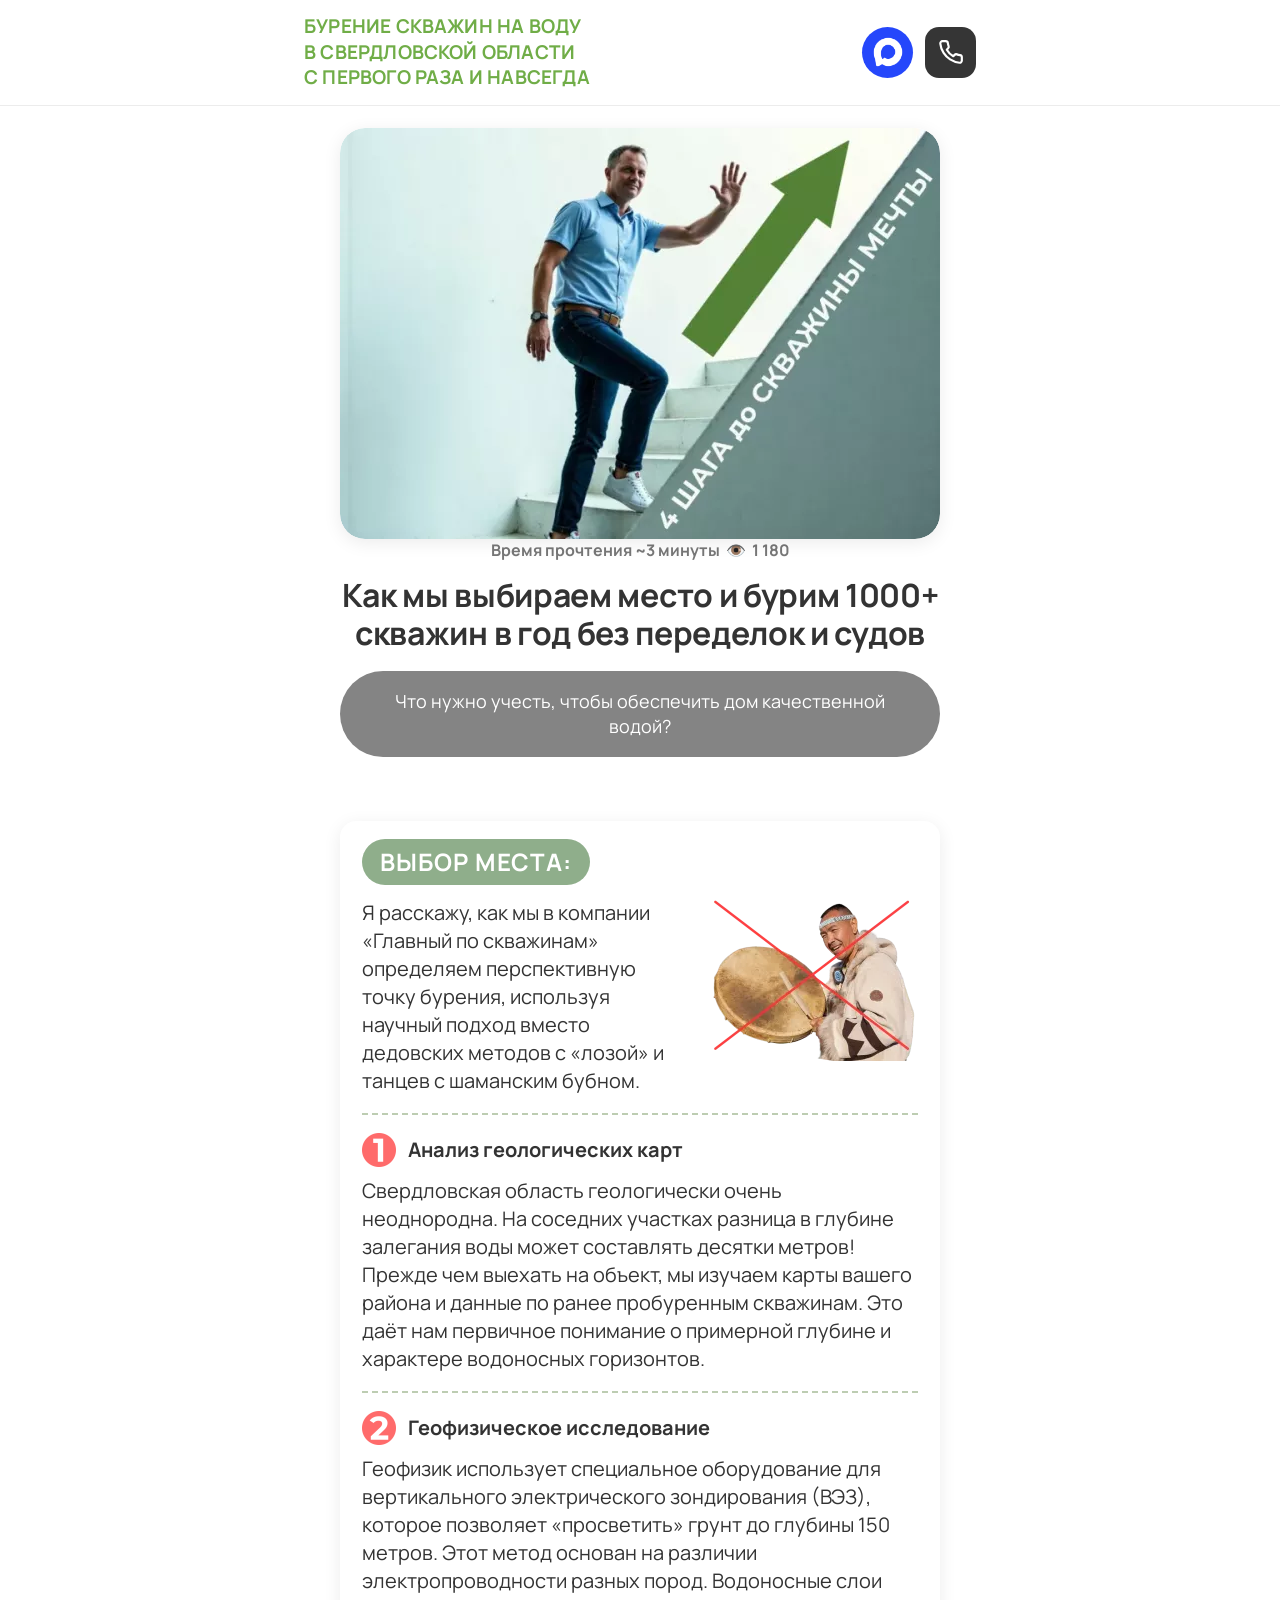
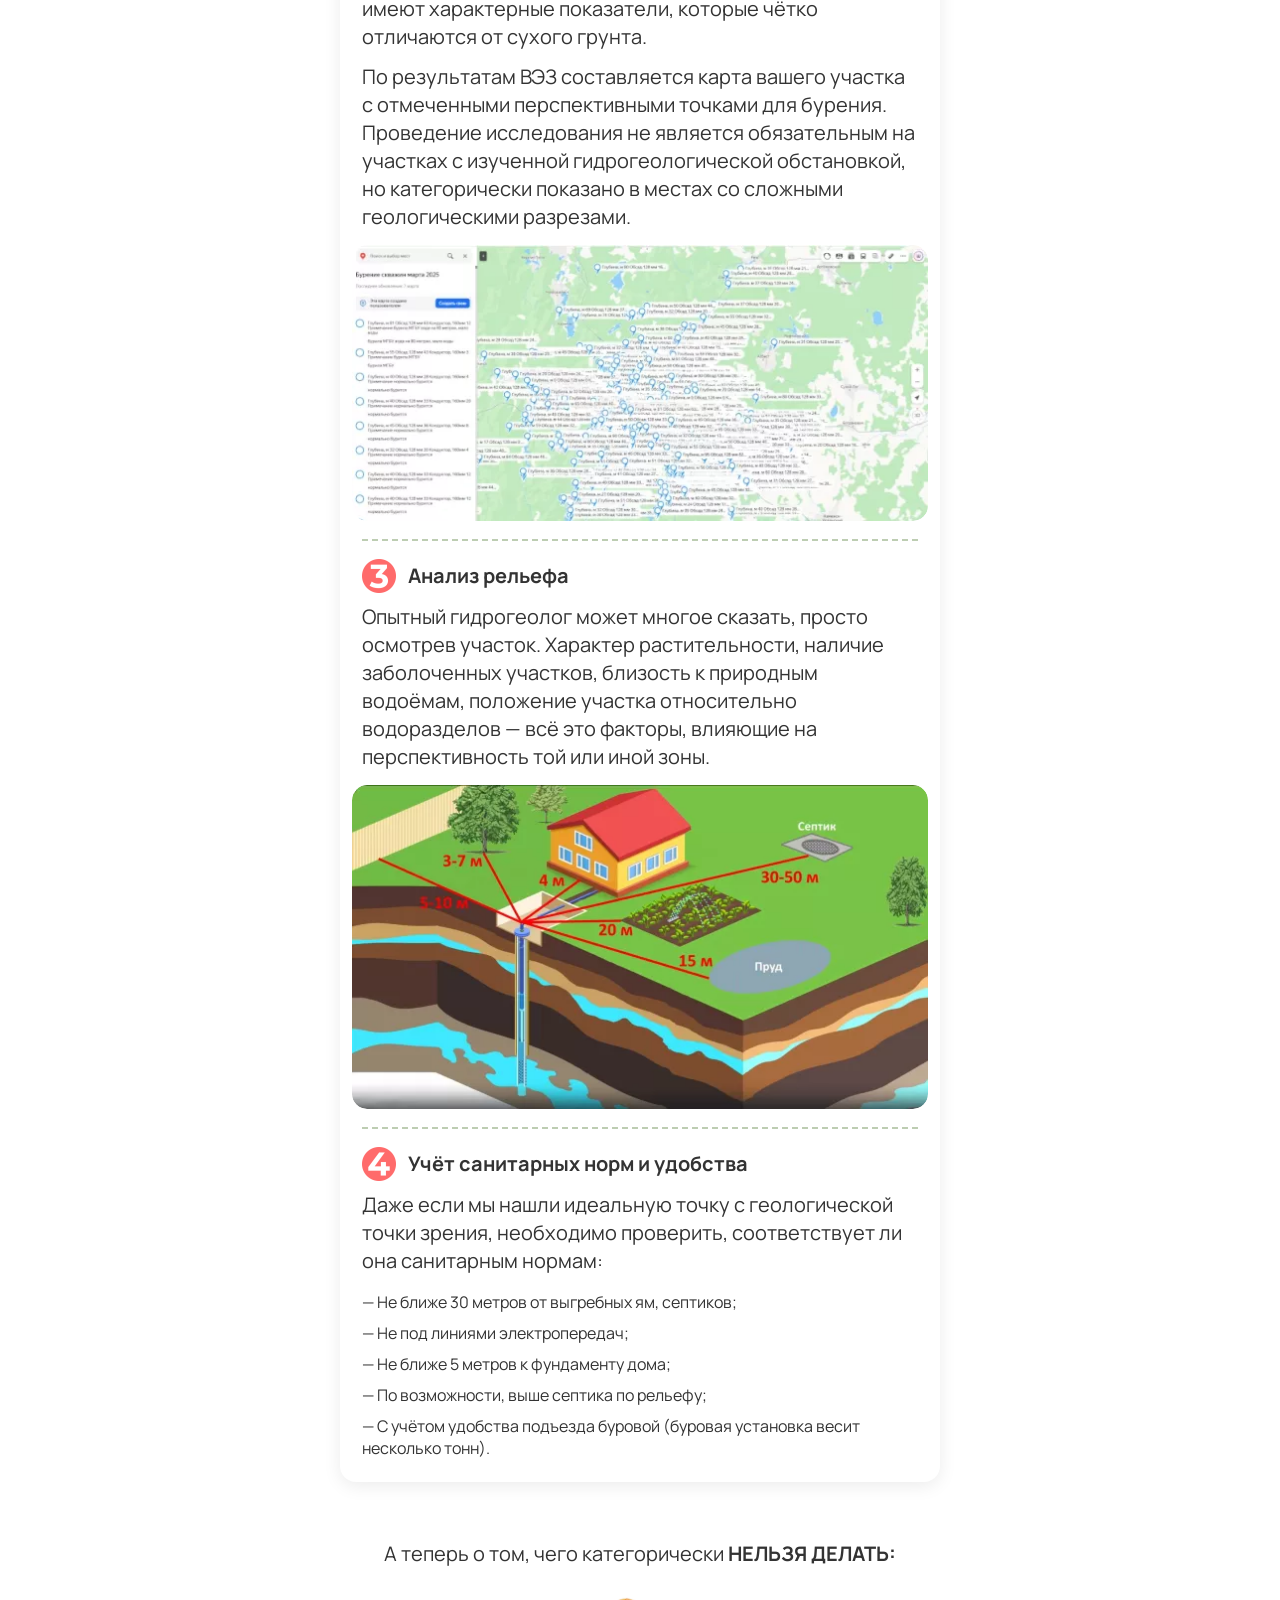
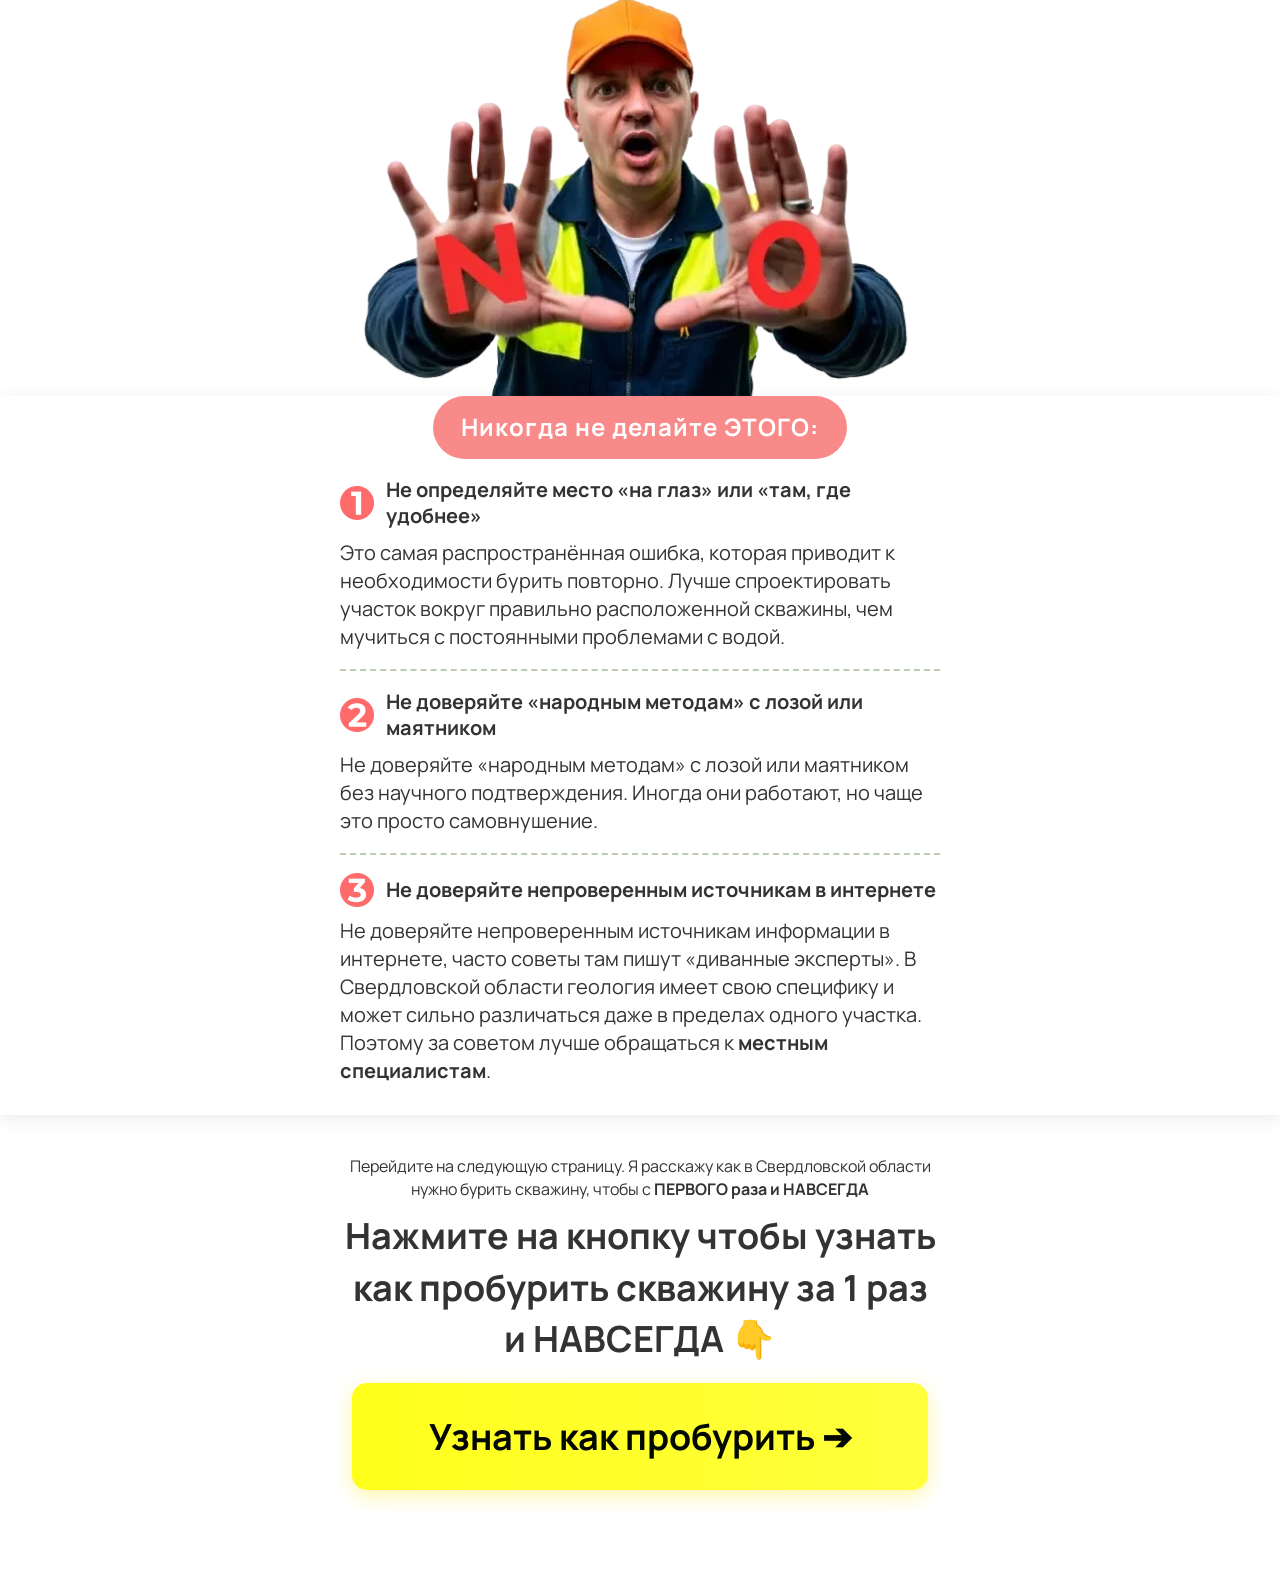
<file: page4.html>
<!DOCTYPE html>
<html lang="ru">
<head>
  <meta charset="UTF-8">
  <meta name="viewport" content="width=device-width, initial-scale=1.0">
  <title>Как мы выбираем место и бурим 1000+ скважин в год без переделок</title>
  <meta name="description" content="Как мы в компании «Главный по скважинам» выбираем место для бурения: анализ геологических карт, геофизическое исследование, анализ рельефа, санитарные нормы. 4 шага до скважины мечты.">
  <meta property="og:title" content="Как мы выбираем место и бурим 1000+ скважин в год без переделок">
  <meta property="og:description" content="4 шага до скважины мечты: выбор места, чего категорически нельзя делать. Узнайте как пробурить скважину с первого раза и навсегда.">
  <meta property="og:type" content="website">
  <meta property="og:locale" content="ru_RU">
  <meta property="og:image" content="assets/page4-hero.webp">
  <link rel="preconnect" href="https://fonts.googleapis.com">
  <link rel="preconnect" href="https://fonts.gstatic.com" crossorigin>
  <link href="https://fonts.googleapis.com/css2?family=Manrope:wght@400;500;600;700;800&display=swap" rel="stylesheet">
  <link rel="stylesheet" href="styles.css">
</head>
<body class="page4">

  <!-- ============ ШАПКА ============ -->
  <header class="site-header">
    <div class="container container--header header-inner">
      <div class="usp">
        <span>БУРЕНИЕ СКВАЖИН НА ВОДУ</span>
        <span>В СВЕРДЛОВСКОЙ ОБЛАСТИ</span>
        <span>С ПЕРВОГО РАЗА И НАВСЕГДА</span>
      </div>
      <nav class="header-contacts" aria-label="Контакты">
        <a href="https://max.ru/u/f9LHodD0cOJi_SXuoAVEG4c_J1FasounPbryr0Rri_KApgXUaTsEnVAiun0"
           class="contact-icon"
           target="_blank" rel="noopener"
           aria-label="Написать в MAX">
          <img src="assets/max.png" alt="MAX" width="51" height="51">
        </a>
        <a href="tel:+74951234567"
           class="phone-btn"
           aria-label="Позвонить">
          <svg viewBox="0 0 24 24" width="26" height="26" fill="none" stroke="currentColor" stroke-width="2" stroke-linecap="round" stroke-linejoin="round" aria-hidden="true">
            <path d="M22 16.92v3a2 2 0 0 1-2.18 2 19.79 19.79 0 0 1-8.63-3.07 19.5 19.5 0 0 1-6-6 19.79 19.79 0 0 1-3.07-8.67A2 2 0 0 1 4.11 2h3a2 2 0 0 1 2 1.72c.13.96.36 1.9.7 2.81a2 2 0 0 1-.45 2.11L8.09 9.91a16 16 0 0 0 6 6l1.27-1.27a2 2 0 0 1 2.11-.45c.91.34 1.85.57 2.81.7A2 2 0 0 1 22 16.92z"/>
          </svg>
        </a>
      </nav>
    </div>
  </header>

  <main>

    <!-- ============ HERO ============ -->
    <section class="hero">
      <div class="container narrow">
        <div class="hero-photo-wrap">
          <img src="assets/page4-hero.webp"
               alt="4 шага до скважины мечты"
               class="hero-photo"
               width="600" height="411">
        </div>
        <p class="hero-meta">Время прочтения ~3 минуты &nbsp;👁️&nbsp; 1 180</p>

        <h1 class="hero-title hero-title--page4">Как мы выбираем место и бурим 1000+ скважин в год без переделок и судов</h1>

        <div class="gray-banner gray-banner--question">
          Что нужно учесть, чтобы обеспечить дом качественной водой?
        </div>
      </div>
    </section>

    <!-- ============ ВЫБОР МЕСТА — 4 ШАГА в одной карточке ============ -->
    <section class="section">
      <div class="container narrow">

        <div class="card card--steps-all">
          <span class="badge badge--muted">ВЫБОР МЕСТА:</span>
          <div class="step-with-image">
            <div class="step-text-col">
              <p>
                Я расскажу, как мы в компании «Главный по скважинам»
                определяем перспективную точку бурения, используя научный
                подход вместо дедовских методов с «лозой» и танцев
                с шаманским бубном.
              </p>
            </div>
            <div class="step-img-col">
              <img src="assets/shaman.webp" alt="Шаман с бубном — перечёркнутый" width="215" height="162" loading="lazy">
            </div>
          </div>

          <hr class="rule-divider">

          <div class="rule-block">
            <div class="rule-head">
              <img src="assets/rule-1.png" alt="" class="rule-num" width="34" height="34">
              <h2 class="rule-title">Анализ геологических карт</h2>
            </div>
            <p class="rule-text">
              Свердловская область геологически очень неоднородна. На соседних участках
              разница в глубине залегания воды может составлять десятки метров! Прежде
              чем выехать на объект, мы изучаем карты вашего района и данные по ранее
              пробуренным скважинам. Это даёт нам первичное понимание о примерной
              глубине и характере водоносных горизонтов.
            </p>
          </div>

          <hr class="rule-divider">

          <div class="rule-block">
            <div class="rule-head">
              <img src="assets/rule-2.png" alt="" class="rule-num" width="34" height="34">
              <h2 class="rule-title">Геофизическое исследование</h2>
            </div>
            <p class="rule-text">
              Геофизик использует специальное оборудование для вертикального электрического
              зондирования (ВЭЗ), которое позволяет «просветить» грунт до глубины 150 метров.
              Этот метод основан на различии электропроводности разных пород. Водоносные
              слои имеют характерные показатели, которые чётко отличаются от сухого грунта.
            </p>
            <p class="rule-text">
              По результатам ВЭЗ составляется карта вашего участка с отмеченными
              перспективными точками для бурения. Проведение исследования не является
              обязательным на участках с изученной гидрогеологической обстановкой,
              но категорически показано в местах со сложными геологическими разрезами.
            </p>
            <figure class="rule-figure">
              <img src="assets/geophizika.webp" alt="Карта перспективных точек для бурения" width="580" height="278" loading="lazy">
            </figure>
          </div>

          <hr class="rule-divider">

          <div class="rule-block">
            <div class="rule-head">
              <img src="assets/rule-3.png" alt="" class="rule-num" width="34" height="34">
              <h2 class="rule-title">Анализ рельефа</h2>
            </div>
            <p class="rule-text">
              Опытный гидрогеолог может многое сказать, просто осмотрев участок.
              Характер растительности, наличие заболоченных участков, близость
              к природным водоёмам, положение участка относительно водоразделов —
              всё это факторы, влияющие на перспективность той или иной зоны.
            </p>
            <figure class="rule-figure">
              <img src="assets/pl.webp" alt="Схема расположения скважины на участке" width="580" height="326" loading="lazy">
            </figure>
          </div>

          <hr class="rule-divider">

          <div class="rule-block">
            <div class="rule-head">
              <img src="assets/rule-4.png" alt="" class="rule-num" width="34" height="34">
              <h2 class="rule-title">Учёт санитарных норм и удобства</h2>
            </div>
            <p class="rule-text">
              Даже если мы нашли идеальную точку с геологической точки зрения,
              необходимо проверить, соответствует ли она санитарным нормам:
            </p>
            <ul class="trap-list">
              <li>— Не ближе 30 метров от выгребных ям, септиков;</li>
              <li>— Не под линиями электропередач;</li>
              <li>— Не ближе 5 метров к фундаменту дома;</li>
              <li>— По возможности, выше септика по рельефу;</li>
              <li>— С учётом удобства подъезда буровой (буровая установка весит несколько тонн).</li>
            </ul>
          </div>
        </div>

      </div>
    </section>

    <!-- ============ ЧЕГО НЕЛЬЗЯ ДЕЛАТЬ ============ -->
    <section class="section">
      <div class="container narrow">

        <p class="section-title section-title--page4-mid">
          А теперь о том, чего категорически <strong>НЕЛЬЗЯ ДЕЛАТЬ:</strong>
        </p>

        <figure class="story-figure story-figure--full">
          <img src="assets/no.webp" alt="Мужчина показывает NO — нельзя делать" width="600" height="410" loading="lazy">
        </figure>

        <div class="card card--donts">
          <span class="badge badge--red">Никогда не делайте ЭТОГО:</span>

          <div class="rule-block">
            <div class="rule-head">
              <img src="assets/rule-1.png" alt="" class="rule-num" width="34" height="34">
              <h2 class="rule-title">Не определяйте место «на глаз» или «там, где удобнее»</h2>
            </div>
            <p class="rule-text">
              Это самая распространённая ошибка, которая приводит к необходимости
              бурить повторно. Лучше спроектировать участок вокруг правильно
              расположенной скважины, чем мучиться с постоянными проблемами с водой.
            </p>
          </div>

          <hr class="rule-divider">

          <div class="rule-block">
            <div class="rule-head">
              <img src="assets/rule-2.png" alt="" class="rule-num" width="34" height="34">
              <h2 class="rule-title">Не доверяйте «народным методам» с лозой или маятником</h2>
            </div>
            <p class="rule-text">
              Не доверяйте «народным методам» с лозой или маятником без научного
              подтверждения. Иногда они работают, но чаще это просто самовнушение.
            </p>
          </div>

          <hr class="rule-divider">

          <div class="rule-block">
            <div class="rule-head">
              <img src="assets/rule-3.png" alt="" class="rule-num" width="34" height="34">
              <h2 class="rule-title">Не доверяйте непроверенным источникам в интернете</h2>
            </div>
            <p class="rule-text">
              Не доверяйте непроверенным источникам информации в интернете,
              часто советы там пишут «диванные эксперты». В Свердловской области
              геология имеет свою специфику и может сильно различаться даже
              в пределах одного участка. Поэтому за советом лучше обращаться
              к <strong>местным специалистам</strong>.
            </p>
          </div>
        </div>

      </div>
    </section>

    <!-- ============ ФИНАЛ + CTA ============ -->
    <section class="section section--final">
      <div class="container narrow">
        <p class="cta-lead">
          Перейдите на следующую страницу. Я расскажу как в Свердловской области
          нужно бурить скважину, чтобы с <strong>ПЕРВОГО раза и НАВСЕГДА</strong>
        </p>
        <p class="cta-hint">Нажмите на кнопку чтобы узнать как пробурить скважину за 1 раз и НАВСЕГДА 👇</p>

        <a href="page5.html"
           class="btn btn--yellow-cta">
          Узнать как пробурить ➔
        </a>
      </div>
    </section>

  </main>

  <script src="app.js" defer></script>
</body>
</html>
</file>
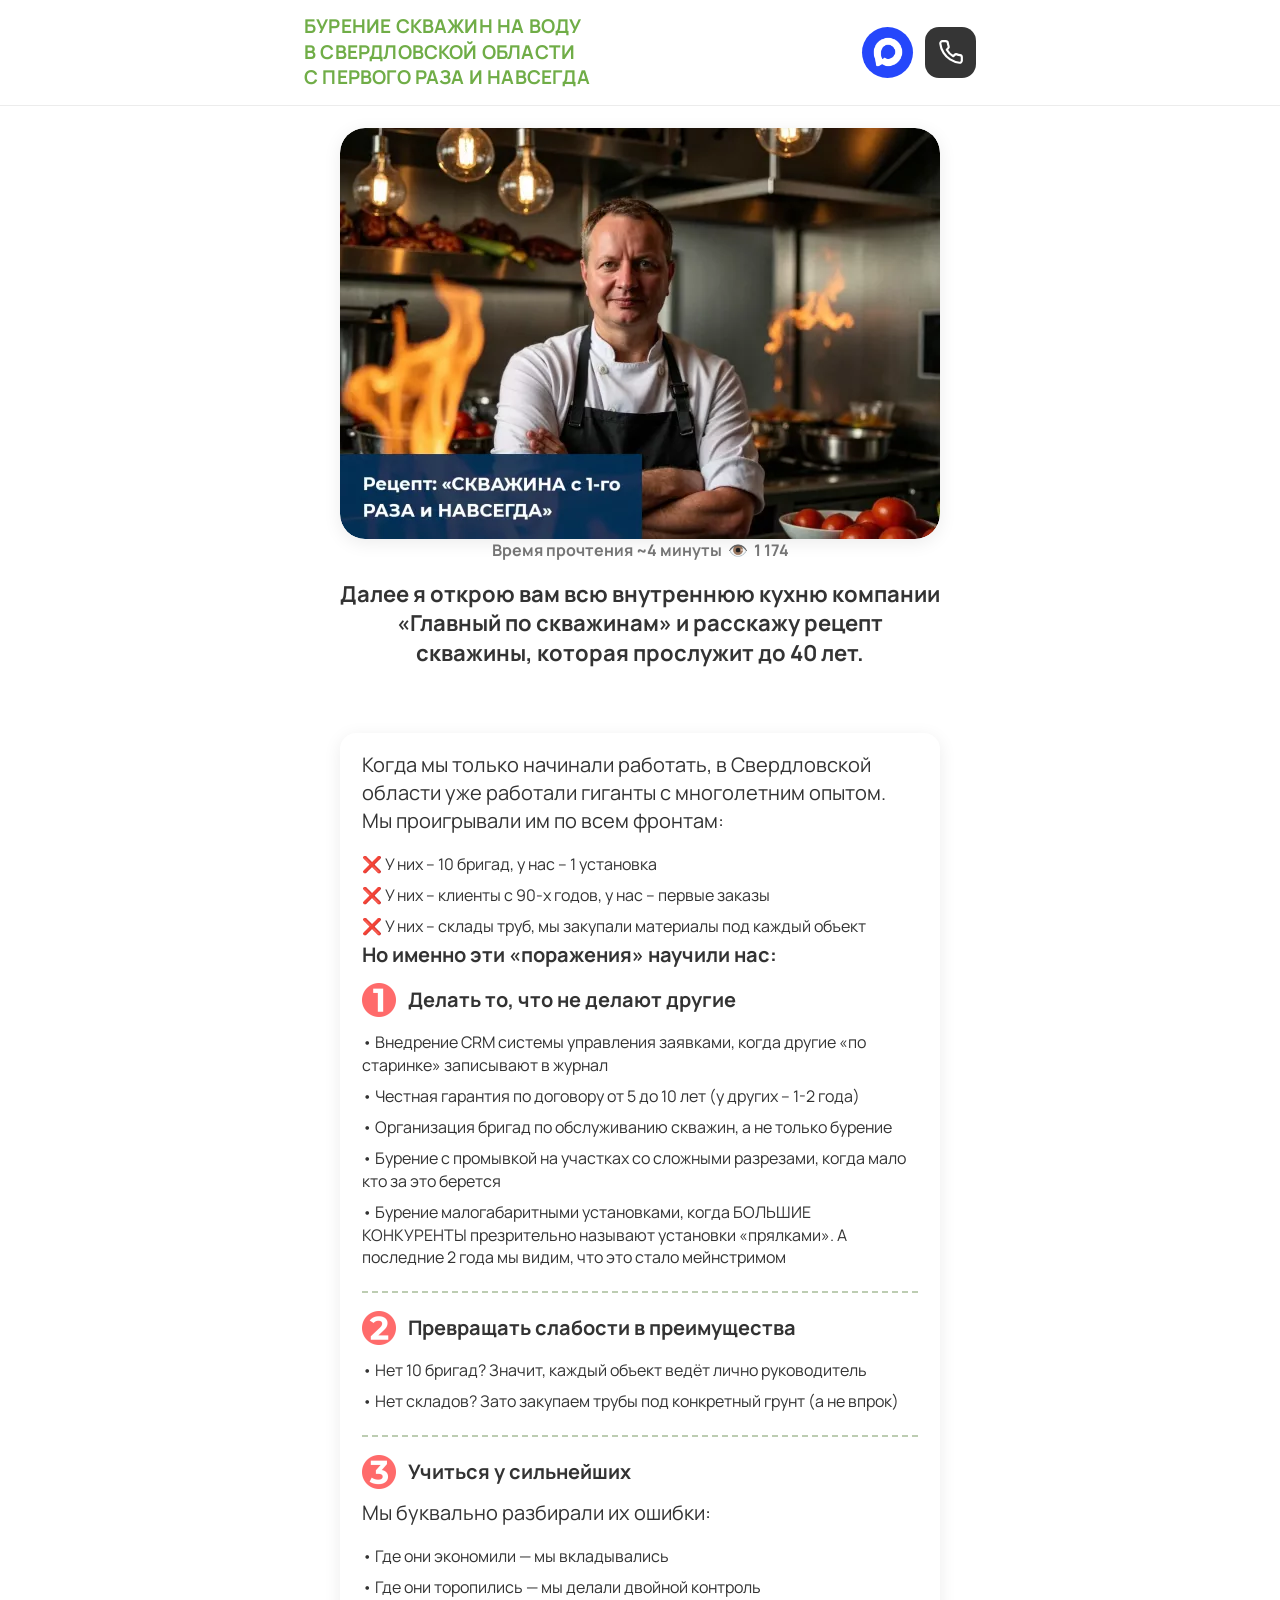
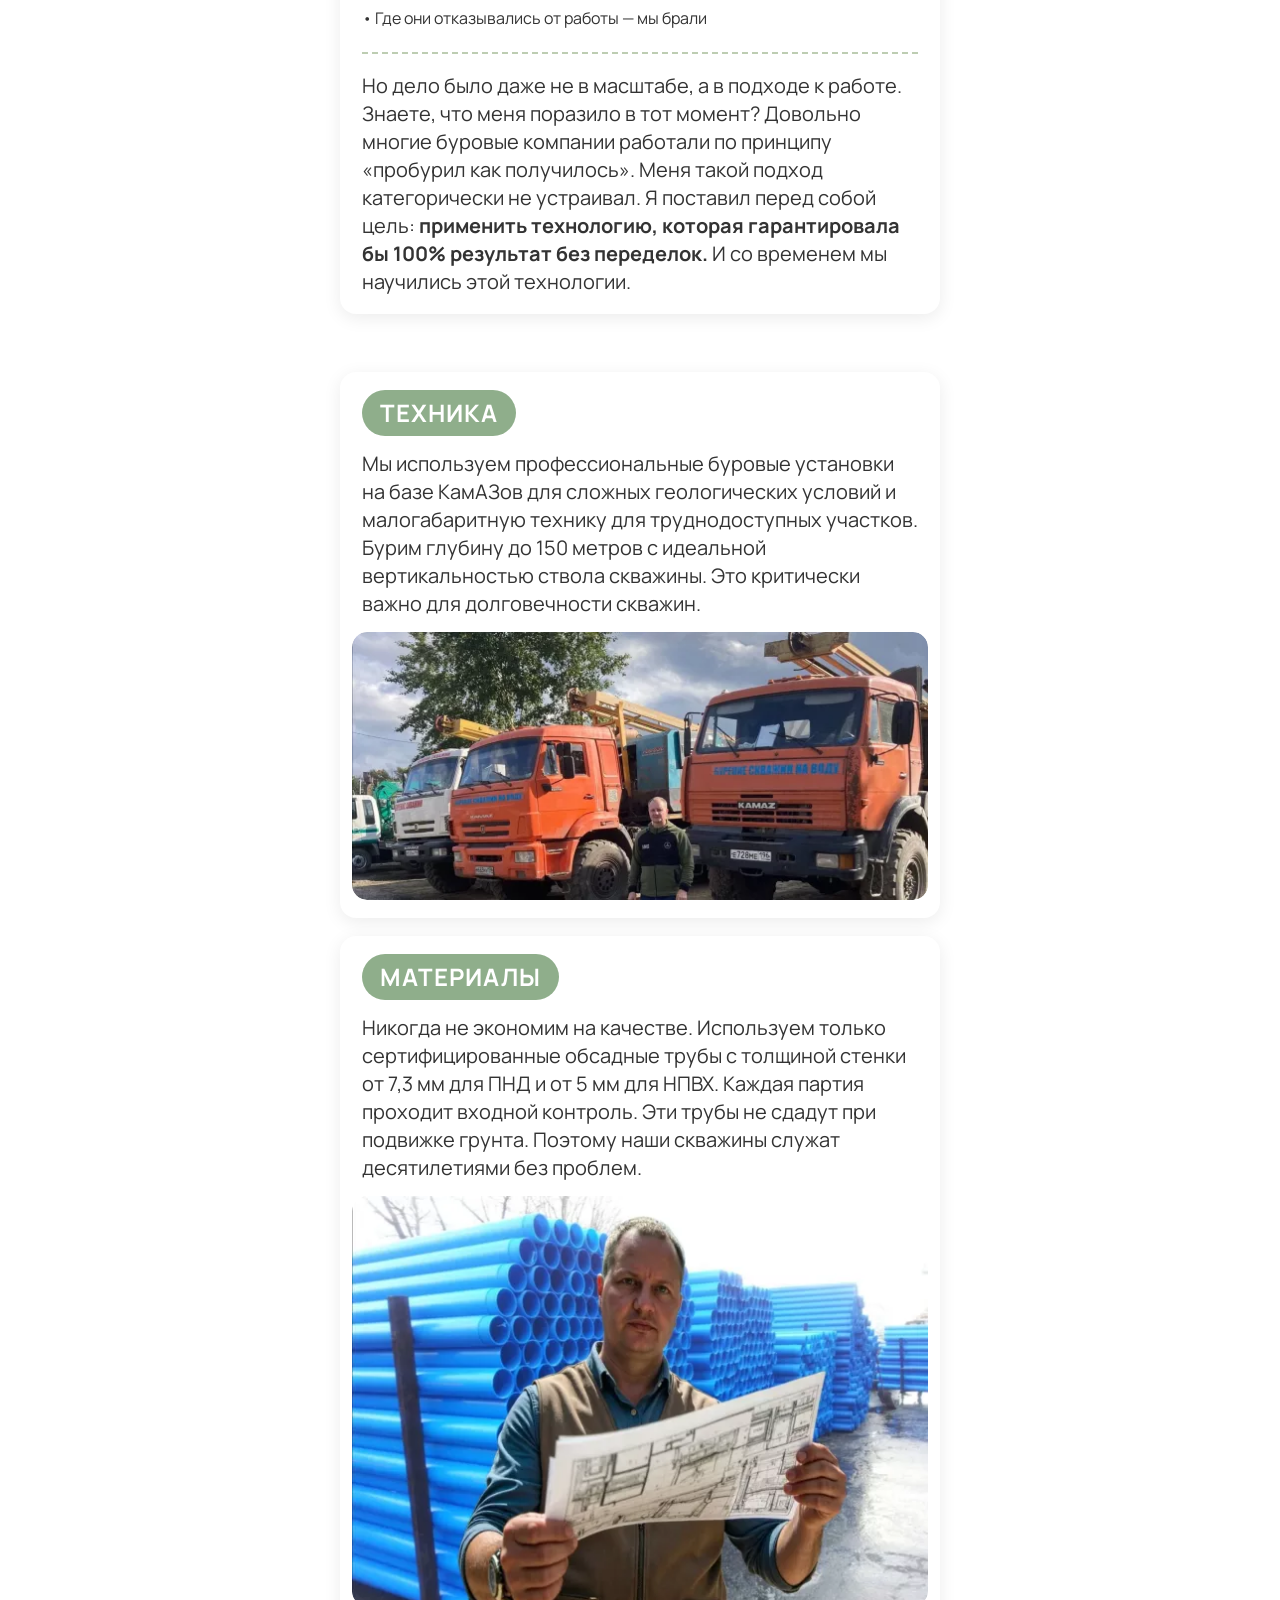
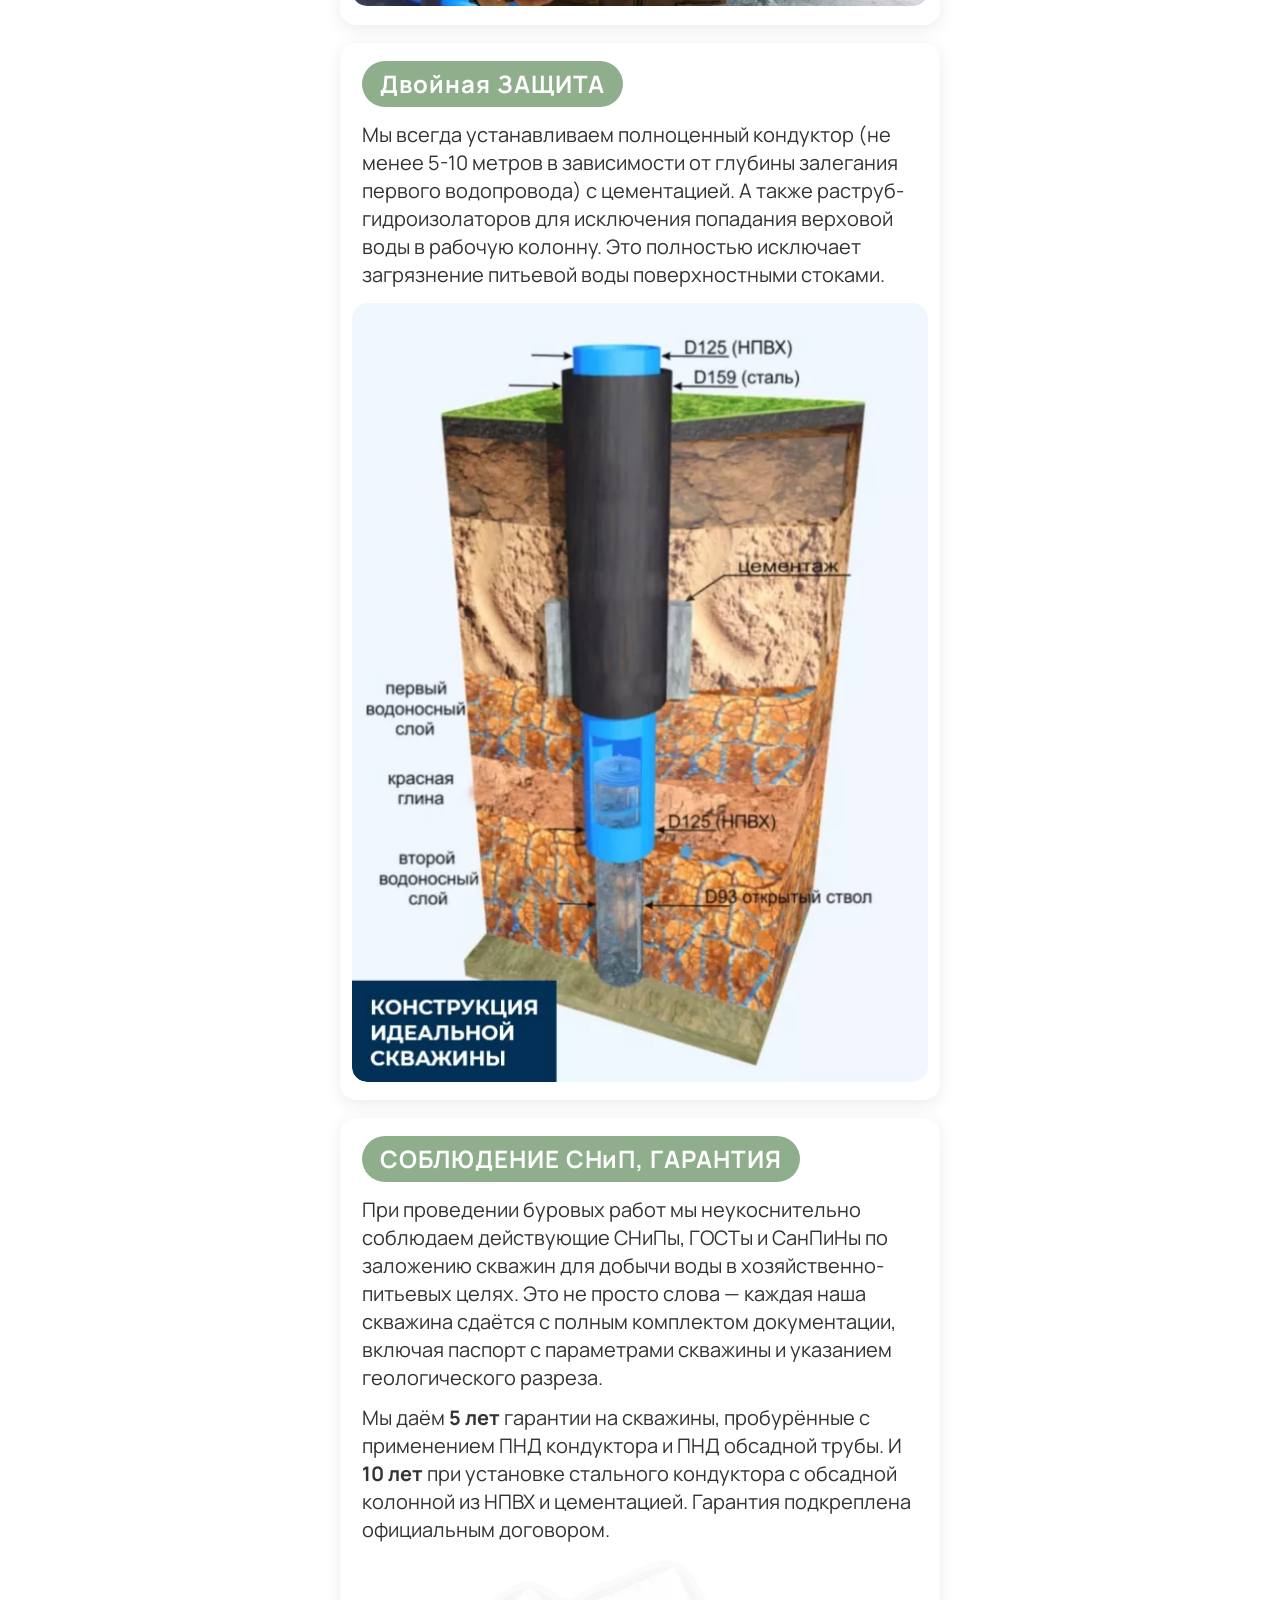
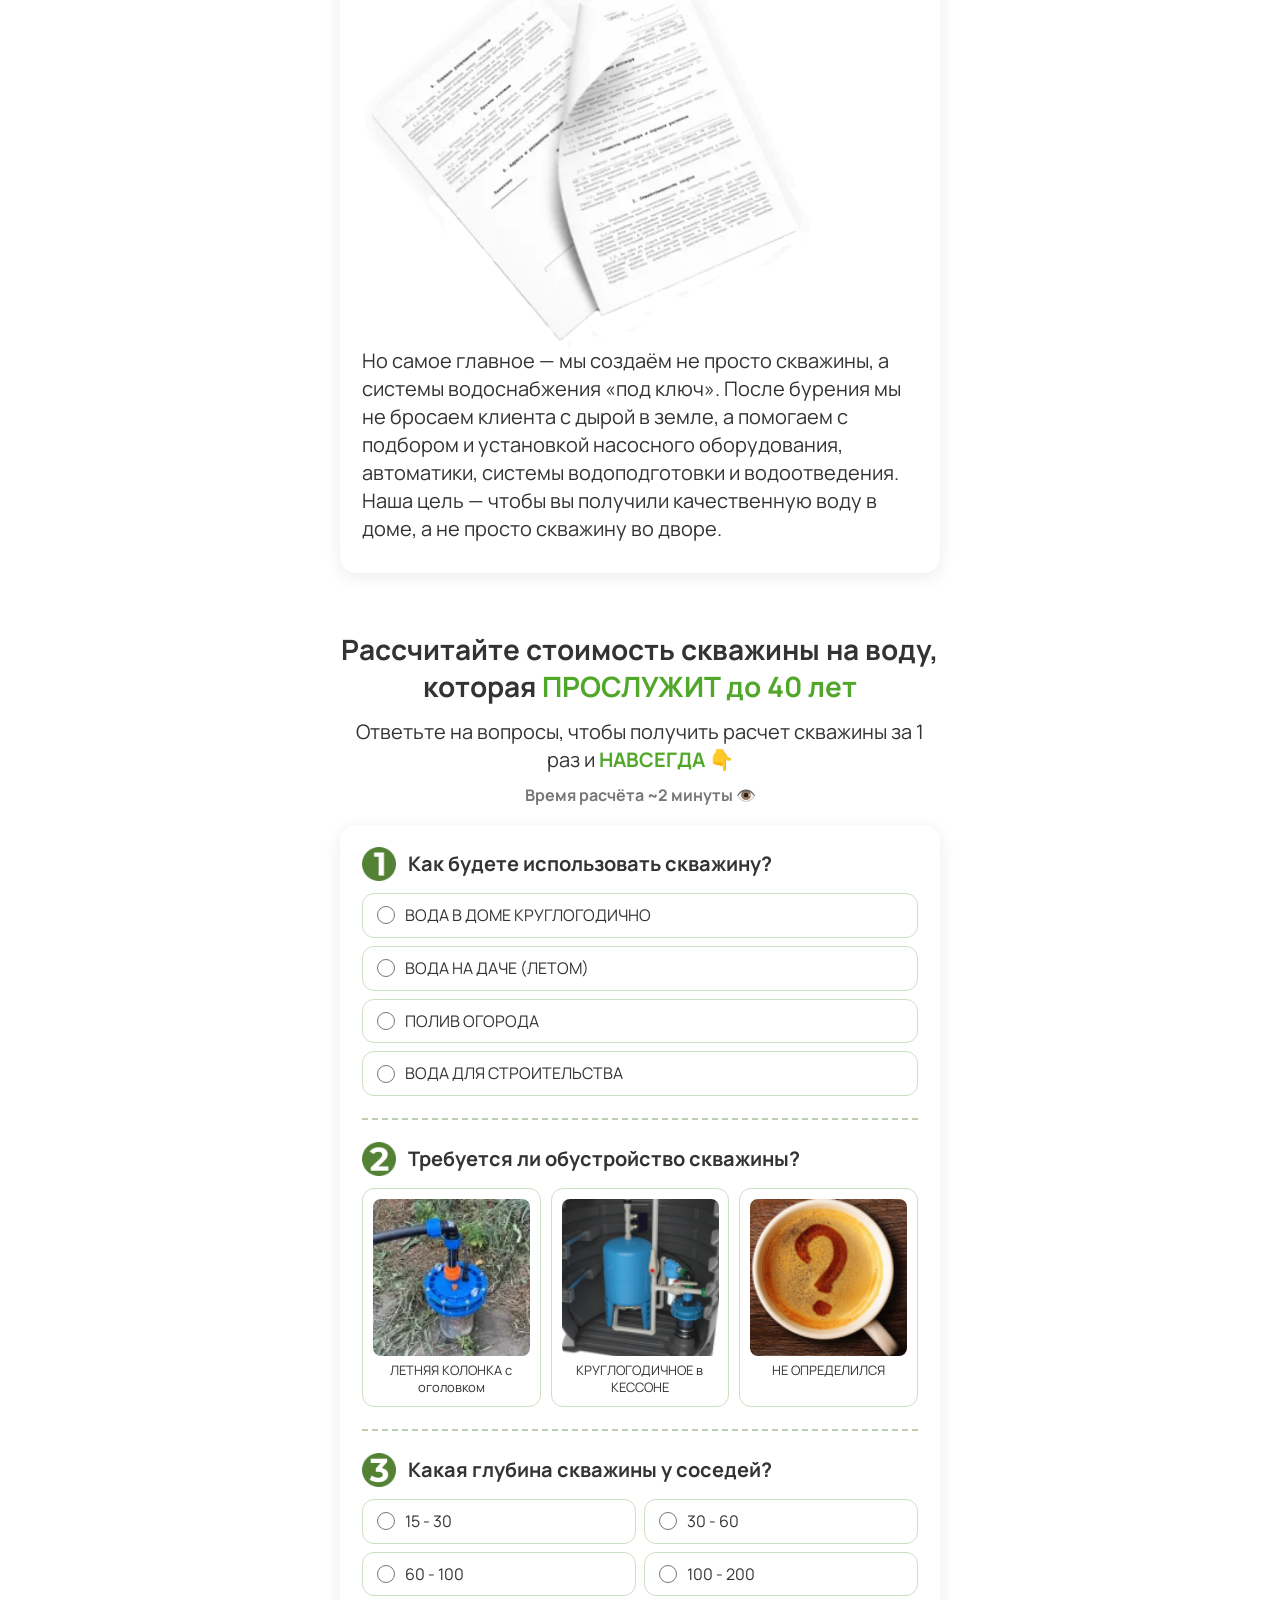
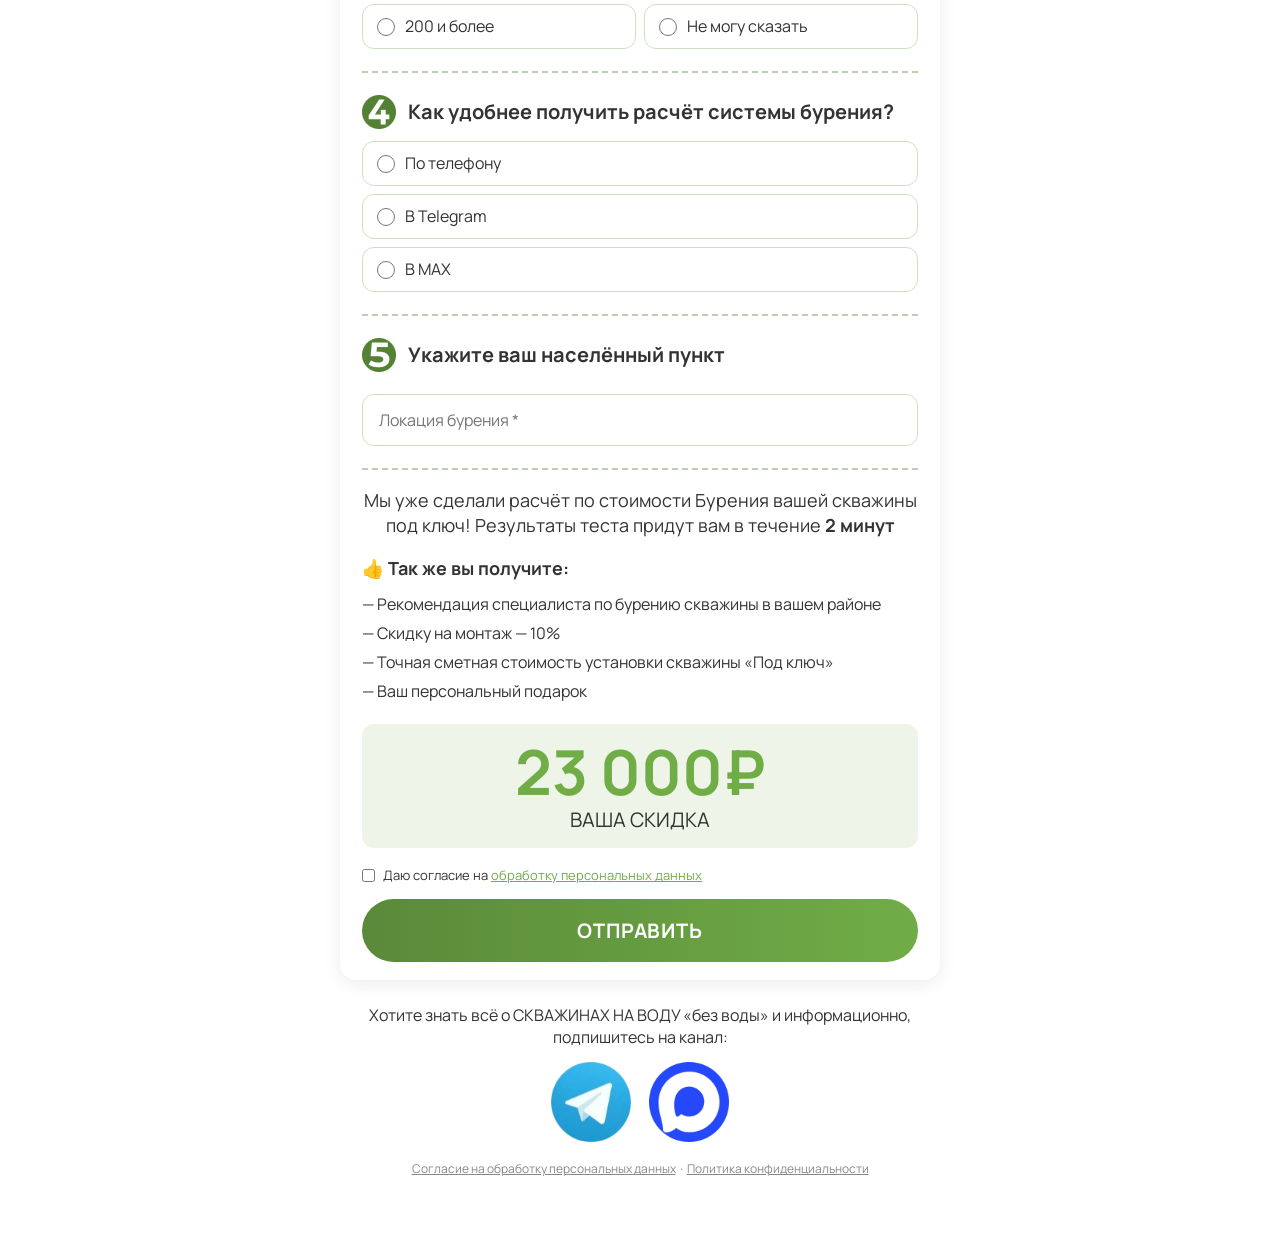
<file: page5.html>
<!DOCTYPE html>
<html lang="ru">
<head>
  <meta charset="UTF-8">
  <meta name="viewport" content="width=device-width, initial-scale=1.0">
  <title>Рецепт скважины с 1-го раза и навсегда — Главный по скважинам</title>
  <meta name="description" content="Рецепт скважины, которая прослужит до 40 лет. Техника, материалы, двойная защита, соблюдение СНиП и гарантия. Рассчитайте стоимость скважины под ключ.">
  <meta property="og:title" content="Рецепт скважины с 1-го раза и навсегда">
  <meta property="og:description" content="Вся внутренняя кухня компании «Главный по скважинам». Рассчитайте стоимость скважины под ключ.">
  <meta property="og:type" content="website">
  <meta property="og:locale" content="ru_RU">
  <meta property="og:image" content="assets/page5-hero.webp">
  <link rel="preconnect" href="https://fonts.googleapis.com">
  <link rel="preconnect" href="https://fonts.gstatic.com" crossorigin>
  <link href="https://fonts.googleapis.com/css2?family=Manrope:wght@400;500;600;700;800&display=swap" rel="stylesheet">
  <link rel="stylesheet" href="styles.css">
</head>
<body>

  <!-- ============ ШАПКА ============ -->
  <header class="site-header">
    <div class="container container--header header-inner">
      <div class="usp">
        <span>БУРЕНИЕ СКВАЖИН НА ВОДУ</span>
        <span>В СВЕРДЛОВСКОЙ ОБЛАСТИ</span>
        <span>С ПЕРВОГО РАЗА И НАВСЕГДА</span>
      </div>
      <nav class="header-contacts" aria-label="Контакты">
        <a href="https://max.ru/u/f9LHodD0cOJi_SXuoAVEG4c_J1FasounPbryr0Rri_KApgXUaTsEnVAiun0"
           class="contact-icon"
           target="_blank" rel="noopener"
           aria-label="Написать в MAX">
          <img src="assets/max.png" alt="MAX" width="51" height="51">
        </a>
        <a href="tel:+73433123828"
           class="phone-btn"
           aria-label="Позвонить">
          <svg viewBox="0 0 24 24" width="26" height="26" fill="none" stroke="currentColor" stroke-width="2" stroke-linecap="round" stroke-linejoin="round" aria-hidden="true">
            <path d="M22 16.92v3a2 2 0 0 1-2.18 2 19.79 19.79 0 0 1-8.63-3.07 19.5 19.5 0 0 1-6-6 19.79 19.79 0 0 1-3.07-8.67A2 2 0 0 1 4.11 2h3a2 2 0 0 1 2 1.72c.13.96.36 1.9.7 2.81a2 2 0 0 1-.45 2.11L8.09 9.91a16 16 0 0 0 6 6l1.27-1.27a2 2 0 0 1 2.11-.45c.91.34 1.85.57 2.81.7A2 2 0 0 1 22 16.92z"/>
          </svg>
        </a>
      </nav>
    </div>
  </header>

  <main>

    <!-- ============ HERO ============ -->
    <section class="hero">
      <div class="container narrow">
        <div class="hero-photo-wrap">
          <img src="assets/page5-hero.webp"
               alt="Рецепт скважины с 1-го раза и навсегда"
               class="hero-photo"
               width="600" height="411">
        </div>
        <p class="hero-meta">Время прочтения ~4 минуты &nbsp;👁️&nbsp; 1 174</p>

        <p class="lead-quote-page2">
          Далее я открою вам всю внутреннюю кухню компании «Главный по скважинам»
          и расскажу рецепт скважины, которая прослужит до 40 лет.
        </p>
      </div>
    </section>

    <!-- ============ ИСТОРИЯ + 3 ПУНКТА в одной карточке ============ -->
    <section class="section">
      <div class="container narrow">

        <div class="card card--story-block card--story-all">
          <p>
            Когда мы только начинали работать, в Свердловской области уже работали
            гиганты с многолетним опытом. Мы проигрывали им по всем фронтам:
          </p>
          <ul class="trap-list">
            <li>❌ У них – 10 бригад, у нас – 1 установка</li>
            <li>❌ У них – клиенты с 90-х годов, у нас – первые заказы</li>
            <li>❌ У них – склады труб, мы закупали материалы под каждый объект</li>
          </ul>
          <p class="legal-bold-line">Но именно эти «поражения» научили нас:</p>

          <div class="rule-block">
            <div class="rule-head">
              <img src="assets/rule-1.png" alt="" class="rule-num" width="34" height="34">
              <h2 class="rule-title">Делать то, что не делают другие</h2>
            </div>
            <ul class="trap-list">
              <li>• Внедрение CRM системы управления заявками, когда другие «по старинке» записывают в журнал</li>
              <li>• Честная гарантия по договору от 5 до 10 лет (у других – 1-2 года)</li>
              <li>• Организация бригад по обслуживанию скважин, а не только бурение</li>
              <li>• Бурение с промывкой на участках со сложными разрезами, когда мало кто за это берется</li>
              <li>• Бурение малогабаритными установками, когда БОЛЬШИЕ КОНКУРЕНТЫ презрительно называют установки «прялками». А последние 2 года мы видим, что это стало мейнстримом</li>
            </ul>
          </div>

          <hr class="rule-divider">

          <div class="rule-block">
            <div class="rule-head">
              <img src="assets/rule-2.png" alt="" class="rule-num" width="34" height="34">
              <h2 class="rule-title">Превращать слабости в преимущества</h2>
            </div>
            <ul class="trap-list">
              <li>• Нет 10 бригад? Значит, каждый объект ведёт лично руководитель</li>
              <li>• Нет складов? Зато закупаем трубы под конкретный грунт (а не впрок)</li>
            </ul>
          </div>

          <hr class="rule-divider">

          <div class="rule-block">
            <div class="rule-head">
              <img src="assets/rule-3.png" alt="" class="rule-num" width="34" height="34">
              <h2 class="rule-title">Учиться у сильнейших</h2>
            </div>
            <p class="rule-text">Мы буквально разбирали их ошибки:</p>
            <ul class="trap-list">
              <li>• Где они экономили — мы вкладывались</li>
              <li>• Где они торопились — мы делали двойной контроль</li>
              <li>• Где они отказывались от работы — мы брали</li>
            </ul>
          </div>

          <hr class="rule-divider">

          <p class="rule-text">
            Но дело было даже не в масштабе, а в подходе к работе. Знаете, что меня поразило
            в тот момент? Довольно многие буровые компании работали по принципу «пробурил
            как получилось». Меня такой подход категорически не устраивал. Я поставил перед
            собой цель: <strong>применить технологию, которая гарантировала бы 100% результат
            без переделок.</strong> И со временем мы научились этой технологии.
          </p>
        </div>

      </div>
    </section>

    <!-- ============ 4 КАРТОЧКИ: ТЕХНИКА / МАТЕРИАЛЫ / ДВОЙНАЯ ЗАЩИТА / СНиП ============ -->
    <section class="section">
      <div class="container narrow">

        <div class="card card--feature">
          <span class="badge badge--muted">ТЕХНИКА</span>
          <p class="rule-text">
            Мы используем профессиональные буровые установки на базе КамАЗов для сложных
            геологических условий и малогабаритную технику для труднодоступных участков.
            Бурим глубину до 150 метров с идеальной вертикальностью ствола скважины.
            Это критически важно для долговечности скважин.
          </p>
          <figure class="rule-figure">
            <img src="assets/tehnika.webp" alt="Буровые установки на базе КамАЗов" width="580" height="270" loading="lazy">
          </figure>
        </div>

        <div class="card card--feature">
          <span class="badge badge--muted">МАТЕРИАЛЫ</span>
          <p class="rule-text">
            Никогда не экономим на качестве. Используем только сертифицированные
            обсадные трубы с толщиной стенки от 7,3 мм для ПНД и от 5 мм для НПВХ.
            Каждая партия проходит входной контроль. Эти трубы не сдадут при подвижке
            грунта. Поэтому наши скважины служат десятилетиями без проблем.
          </p>
          <figure class="rule-figure">
            <img src="assets/materials.webp" alt="Сертифицированные обсадные трубы" width="580" height="413" loading="lazy">
          </figure>
        </div>

        <div class="card card--feature">
          <span class="badge badge--muted">Двойная ЗАЩИТА</span>
          <p class="rule-text">
            Мы всегда устанавливаем полноценный кондуктор (не менее 5-10 метров
            в зависимости от глубины залегания первого водопровода) с цементацией.
            А также раструб-гидроизолаторов для исключения попадания верховой воды
            в рабочую колонну. Это полностью исключает загрязнение питьевой воды
            поверхностными стоками.
          </p>
          <figure class="rule-figure">
            <img src="assets/costruct.webp" alt="Кондуктор и гидроизоляция скважины" width="580" height="784" loading="lazy">
          </figure>
        </div>

        <div class="card card--feature">
          <span class="badge badge--muted">СОБЛЮДЕНИЕ СНиП, ГАРАНТИЯ</span>
          <p class="rule-text">
            При проведении буровых работ мы неукоснительно соблюдаем действующие
            СНиПы, ГОСТы и СанПиНы по заложению скважин для добычи воды
            в хозяйственно-питьевых целях. Это не просто слова — каждая наша скважина
            сдаётся с полным комплектом документации, включая паспорт с параметрами
            скважины и указанием геологического разреза.
          </p>
          <p class="rule-text">
            Мы даём <strong>5 лет</strong> гарантии на скважины, пробурённые с применением
            ПНД кондуктора и ПНД обсадной трубы. И <strong>10 лет</strong> при установке
            стального кондуктора с обсадной колонной из НПВХ и цементацией.
            Гарантия подкреплена официальным договором.
          </p>
          <figure class="rule-figure">
            <img src="assets/dogovor.webp" alt="Договор и паспорт скважины" width="580" height="392" loading="lazy">
          </figure>
          <p class="rule-text">
            Но самое главное — мы создаём не просто скважины, а системы водоснабжения
            «под ключ». После бурения мы не бросаем клиента с дырой в земле, а помогаем
            с подбором и установкой насосного оборудования, автоматики, системы
            водоподготовки и водоотведения. Наша цель — чтобы вы получили качественную
            воду в доме, а не просто скважину во дворе.
          </p>
        </div>

      </div>
    </section>

    <!-- ============ КВИЗ / ФОРМА ============ -->
    <section class="section section--quiz">
      <div class="container narrow">
        <h2 class="quiz-title">
          Рассчитайте стоимость скважины на воду, которая <span class="accent-darkgreen">ПРОСЛУЖИТ до 40 лет</span>
        </h2>
        <p class="quiz-subtitle">
          Ответьте на вопросы, чтобы получить расчет скважины за 1 раз и <span class="accent-darkgreen">НАВСЕГДА</span> 👇
        </p>
        <p class="quiz-meta">Время расчёта ~2 минуты 👁️</p>

        <form class="card card--quiz" id="quiz-form">

          <div class="quiz-question">
            <div class="rule-head">
              <img src="assets/icon-1.png" alt="" class="rule-num" width="34" height="34">
              <h3 class="quiz-q-title">Как будете использовать скважину?</h3>
            </div>
            <div class="quiz-options">
              <label class="quiz-option"><input type="radio" name="q1" value="ВОДА В ДОМЕ КРУГЛОГОДИЧНО"><span>ВОДА В ДОМЕ КРУГЛОГОДИЧНО</span></label>
              <label class="quiz-option"><input type="radio" name="q1" value="ВОДА НА ДАЧЕ (ЛЕТОМ)"><span>ВОДА НА ДАЧЕ (ЛЕТОМ)</span></label>
              <label class="quiz-option"><input type="radio" name="q1" value="ПОЛИВ ОГОРОДА"><span>ПОЛИВ ОГОРОДА</span></label>
              <label class="quiz-option"><input type="radio" name="q1" value="ВОДА ДЛЯ СТРОИТЕЛЬСТВА"><span>ВОДА ДЛЯ СТРОИТЕЛЬСТВА</span></label>
            </div>
          </div>

          <hr class="rule-divider">

          <div class="quiz-question">
            <div class="rule-head">
              <img src="assets/icon-2.png" alt="" class="rule-num" width="34" height="34">
              <h3 class="quiz-q-title">Требуется ли обустройство скважины?</h3>
            </div>
            <div class="quiz-options quiz-options--images">
              <label class="quiz-option-img">
                <input type="radio" name="q2" value="ЛЕТНЯЯ КОЛОНКА с оголовком">
                <img src="assets/ogolovok.webp" alt="Летняя колонка с оголовком" width="131" height="131" loading="lazy">
                <span>ЛЕТНЯЯ КОЛОНКА с оголовком</span>
              </label>
              <label class="quiz-option-img">
                <input type="radio" name="q2" value="КРУГЛОГОДИЧНОЕ в КЕССОНЕ">
                <img src="assets/quiz-7.png" alt="Круглогодичное в кессоне" width="131" height="131" loading="lazy">
                <span>КРУГЛОГОДИЧНОЕ в КЕССОНЕ</span>
              </label>
              <label class="quiz-option-img">
                <input type="radio" name="q2" value="НЕ ОПРЕДЕЛИЛСЯ">
                <img src="assets/quiz-8.png" alt="Не определился" width="131" height="131" loading="lazy">
                <span>НЕ ОПРЕДЕЛИЛСЯ</span>
              </label>
            </div>
          </div>

          <hr class="rule-divider">

          <div class="quiz-question">
            <div class="rule-head">
              <img src="assets/icon-3.png" alt="" class="rule-num" width="34" height="34">
              <h3 class="quiz-q-title">Какая глубина скважины у соседей?</h3>
            </div>
            <div class="quiz-options quiz-options--grid">
              <label class="quiz-option"><input type="radio" name="q3" value="15 - 30"><span>15 - 30</span></label>
              <label class="quiz-option"><input type="radio" name="q3" value="30 - 60"><span>30 - 60</span></label>
              <label class="quiz-option"><input type="radio" name="q3" value="60 - 100"><span>60 - 100</span></label>
              <label class="quiz-option"><input type="radio" name="q3" value="100 - 200"><span>100 - 200</span></label>
              <label class="quiz-option"><input type="radio" name="q3" value="200 и более"><span>200 и более</span></label>
              <label class="quiz-option"><input type="radio" name="q3" value="Не могу сказать"><span>Не могу сказать</span></label>
            </div>
          </div>

          <hr class="rule-divider">

          <div class="quiz-question">
            <div class="rule-head">
              <img src="assets/icon-4.png" alt="" class="rule-num" width="34" height="34">
              <h3 class="quiz-q-title">Как удобнее получить расчёт системы бурения?</h3>
            </div>
            <div class="quiz-options">
              <label class="quiz-option"><input type="radio" name="q4" value="По телефону"><span>По телефону</span></label>
              <label class="quiz-option"><input type="radio" name="q4" value="В Telegram"><span>В Telegram</span></label>
              <label class="quiz-option"><input type="radio" name="q4" value="В MAX"><span>В MAX</span></label>
            </div>

            <!-- Динамическое поле для контакта -->
            <div class="quiz-dynamic-field" id="contact-field" hidden>
              <label class="quiz-dynamic-label" id="contact-label" for="contact-input">Номер телефона</label>
              <input
                type="tel"
                id="contact-input"
                name="contact"
                class="quiz-input"
                placeholder="+7 (___) ___-__-__"
                autocomplete="tel"
              >
              <p class="quiz-dynamic-hint" id="contact-hint"></p>
            </div>
          </div>

          <hr class="rule-divider">

          <div class="quiz-question">
            <div class="rule-head">
              <img src="assets/icon-5.png" alt="" class="rule-num" width="34" height="34">
              <h3 class="quiz-q-title">Укажите ваш населённый пункт</h3>
            </div>
            <input type="text" class="quiz-input" name="location" placeholder="Локация бурения *" required>
          </div>

          <hr class="rule-divider">

          <div class="quiz-result-block">
            <p class="quiz-result-text">
              Мы уже сделали расчёт по стоимости Бурения вашей скважины под ключ!
              Результаты теста придут вам в течение <strong>2 минут</strong>
            </p>

            <div class="quiz-bonus">
              <p class="quiz-bonus-title">👍 Так же вы получите:</p>
              <ul class="trap-list">
                <li>— Рекомендация специалиста по бурению скважины в вашем районе</li>
                <li>— Скидку на монтаж — 10%</li>
                <li>— Точная сметная стоимость установки скважины «Под ключ»</li>
                <li>— Ваш персональный подарок</li>
              </ul>
            </div>

            <div class="quiz-discount">
              <span class="quiz-discount-amount">23 000₽</span>
              <span class="quiz-discount-label">ВАША СКИДКА</span>
            </div>

            <label class="quiz-consent">
              <input type="checkbox" name="consent" required>
              <span>Даю согласие на <a href="consent.html" target="_blank" rel="noopener">обработку персональных данных</a></span>
            </label>

            <button type="submit" class="btn btn--quiz-submit">ОТПРАВИТЬ</button>
          </div>
        </form>

        <p class="quiz-footer">
          Хотите знать всё о СКВАЖИНАХ НА ВОДУ «без воды» и информационно,
          подпишитесь на канал:
        </p>
        <div class="quiz-channels">
          <a href="https://t.me/prochistcervise/260" target="_blank" rel="noopener" class="channel-icon" aria-label="Telegram">
            <img src="assets/tg.webp" alt="Telegram" width="108" height="107">
          </a>
          <a href="https://max.ru/id666101677796_biz" target="_blank" rel="noopener" class="channel-icon" aria-label="MAX">
            <img src="assets/maksmes.png" alt="MAX" width="109" height="109">
          </a>
        </div>

        <p class="quiz-legal">
          <a href="consent.html" target="_blank" rel="noopener">Согласие на обработку персональных данных</a>
          &nbsp;·&nbsp;
          <a href="privacy.html" target="_blank" rel="noopener">Политика конфиденциальности</a>
        </p>
      </div>
    </section>

  </main>

  <!-- ============ МОДАЛЬНОЕ ОКНО ============ -->
  <div class="modal-overlay" id="modal-overlay">
    <div class="modal" id="modal">
      <div class="modal-icon" id="modal-icon">✅</div>
      <h3 class="modal-title" id="modal-title">Заявка отправлена!</h3>
      <p class="modal-text" id="modal-text">Мы свяжемся с вами в течение 2 минут.</p>
      <button class="modal-btn" id="modal-btn">ОК</button>
    </div>
  </div>

  <script src="app.js" defer></script>
  <script>
    // ===== Модальное окно =====
    (function () {
      const overlay = document.getElementById('modal-overlay');
      const modal = document.getElementById('modal');
      const modalIcon = document.getElementById('modal-icon');
      const modalTitle = document.getElementById('modal-title');
      const modalText = document.getElementById('modal-text');
      const modalBtn = document.getElementById('modal-btn');

      let modalCallback = null;

      window.showModal = function (icon, title, text, callback) {
        modalIcon.textContent = icon;
        modalTitle.textContent = title;
        modalText.textContent = text;
        modalCallback = callback || null;
        overlay.classList.add('modal-overlay--visible');
        modal.classList.add('modal--visible');
        modalBtn.focus();
      };

      window.hideModal = function () {
        overlay.classList.remove('modal-overlay--visible');
        modal.classList.remove('modal--visible');
        if (modalCallback) {
          const cb = modalCallback;
          modalCallback = null;
          cb();
        }
      };

      modalBtn.addEventListener('click', hideModal);
      overlay.addEventListener('click', function (e) {
        if (e.target === overlay) hideModal();
      });
      document.addEventListener('keydown', function (e) {
        if (e.key === 'Escape' && overlay.classList.contains('modal-overlay--visible')) {
          hideModal();
        }
      });
    })();

    // ===== Динамическое поле контакта + валидация =====
    (function () {
      const q4Radios = document.querySelectorAll('input[name="q4"]');
      const contactField = document.getElementById('contact-field');
      const contactLabel = document.getElementById('contact-label');
      const contactInput = document.getElementById('contact-input');
      const contactHint = document.getElementById('contact-hint');

      // Конфиг полей по способу связи
      const fieldConfig = {
        'По телефону': {
          label: 'Номер телефона',
          type: 'tel',
          placeholder: '+7 (___) ___-__-__',
          hint: 'На этот номер позвонит наш специалист.',
          validate: validatePhone
        },
        'В Telegram': {
          label: 'Ваш username в Telegram',
          type: 'text',
          placeholder: '@username',
          hint: 'Можно посмотреть в настройках Telegram → Username.',
          validate: validateTelegram
        },
        'В MAX': {
          label: 'Номер телефона в MAX',
          type: 'tel',
          placeholder: '+7 (___) ___-__-__',
          hint: 'MAX привязан к номеру телефона — укажите тот, на который зарегистрирован аккаунт MAX.',
          validate: validatePhone
        }
      };

      // Маска для российского телефона
      function maskPhone(value) {
        let digits = value.replace(/\D/g, '');
        if (digits.startsWith('8')) digits = '7' + digits.slice(1);
        if (!digits.startsWith('7')) digits = '7' + digits;
        digits = digits.slice(0, 11);
        let out = '+7';
        if (digits.length > 1) out += ' (' + digits.slice(1, 4);
        if (digits.length >= 4) out += ') ' + digits.slice(4, 7);
        if (digits.length >= 7) out += '-' + digits.slice(7, 9);
        if (digits.length >= 9) out += '-' + digits.slice(9, 11);
        return out;
      }

      function validatePhone(value) {
        const digits = value.replace(/\D/g, '');
        if (digits.length === 0) return { ok: false, error: 'Поле обязательно для заполнения.' };
        if (digits.length < 11) return { ok: false, error: 'Номер слишком короткий.' };
        if (!/^7\d{10}$/.test(digits)) return { ok: false, error: 'Введите корректный российский номер.' };
        return { ok: true, normalized: '+' + digits };
      }

      function validateTelegram(value) {
        let v = value.trim();
        if (!v) return { ok: false, error: 'Поле обязательно для заполнения.' };
        if (!v.startsWith('@')) v = '@' + v;
        if (!/^@[a-zA-Z][a-zA-Z0-9_]{4,31}$/.test(v)) {
          return { ok: false, error: 'Username должен начинаться с буквы, 5-32 символа: латиница, цифры, _.' };
        }
        return { ok: true, normalized: v };
      }

      function applyConfig(value) {
        const cfg = fieldConfig[value];
        if (!cfg) {
          contactField.hidden = true;
          contactInput.value = '';
          contactHint.textContent = '';
          contactInput.classList.remove('quiz-input--invalid');
          return;
        }
        contactField.hidden = false;
        contactLabel.textContent = cfg.label;
        contactInput.type = cfg.type;
        contactInput.value = '';
        contactInput.placeholder = cfg.placeholder;
        contactInput.classList.remove('quiz-input--invalid');
        contactHint.textContent = cfg.hint;
        contactHint.classList.remove('quiz-dynamic-hint--error');
      }

      // Переключение radio
      q4Radios.forEach(function (radio) {
        radio.addEventListener('change', function () {
          applyConfig(radio.value);
        });
      });

      // Маска телефона при вводе
      contactInput.addEventListener('input', function () {
        const cfg = fieldConfig[document.querySelector('input[name="q4"]:checked')?.value];
        if (cfg && cfg.type === 'tel') {
          contactInput.value = maskPhone(contactInput.value);
        }
        contactInput.classList.remove('quiz-input--invalid');
        contactHint.classList.remove('quiz-dynamic-hint--error');
        const result = cfg.validate(contactInput.value);
        if (!result.ok && contactInput.value.length > 0) {
          contactHint.textContent = result.error;
          contactHint.classList.add('quiz-dynamic-hint--error');
        } else {
          contactHint.textContent = cfg.hint;
        }
      });

      // Экспортируем валидатор для обработчика submit
      window.validateContactField = function () {
        const checked = document.querySelector('input[name="q4"]:checked');
        if (!checked) return { ok: false, error: 'Выберите способ связи.' };
        const cfg = fieldConfig[checked.value];
        if (!cfg) return { ok: true };
        const result = cfg.validate(contactInput.value);
        if (!result.ok) {
          contactInput.classList.add('quiz-input--invalid');
          contactHint.textContent = result.error;
          contactHint.classList.add('quiz-dynamic-hint--error');
          contactInput.focus();
        }
        return result;
      };

      window.getContactFieldLabel = function () {
        const checked = document.querySelector('input[name="q4"]:checked');
        if (!checked) return 'Контакт';
        const cfg = fieldConfig[checked.value];
        return cfg ? cfg.label : 'Контакт';
      };
    })();

    // ===== Telegram-бот для приёма заявок с квиза (через Google Apps Script) =====
    (function () {
      const SCRIPT_URL = 'https://script.google.com/macros/s/AKfycbzqIebTTU_gU9kJx93p_jz29hm5NV6ApJGv4sySJqpLG9VdBoDhk1XAXCoHkDsbCGcT/exec';

      const form = document.getElementById('quiz-form');
      if (!form) return;

      const submitBtn = form.querySelector('.btn--quiz-submit');
      const originalText = submitBtn ? submitBtn.textContent : '';

      form.addEventListener('submit', async function (e) {
        e.preventDefault();

        // Проверка обязательных полей
        const location = form.querySelector('input[name="location"]').value.trim();
        const consent = form.querySelector('input[name="consent"]').checked;

        if (!location || !consent) {
          showModal('⚠️', 'Не все поля заполнены', 'Пожалуйста, заполните все обязательные поля и дайте согласие на обработку персональных данных.');
          return;
        }

        // Проверка контакта (телефон / Telegram / MAX)
        const contactResult = window.validateContactField();
        if (!contactResult.ok) {
          showModal('⚠️', 'Проверьте контактные данные', contactResult.error);
          return;
        }

        // Блокируем кнопку
        if (submitBtn) {
          submitBtn.disabled = true;
          submitBtn.textContent = 'ОТПРАВЛЯЕМ...';
        }

        // Собираем данные формы в FormData (Google Apps Script принимает form-encoded)
        const formData = new FormData(form);
        formData.delete('consent');
        // Подменяем контакт на нормализованный (маска/@username)
        formData.set('contact', contactResult.normalized);

        try {
          await fetch(SCRIPT_URL, {
            method: 'POST',
            mode: 'no-cors',
            body: formData
          });

          showModal('✅', 'Заявка отправлена!', 'Мы свяжемся с вами в течение 2 минут.', function () {
            form.reset();
            // Скрываем динамическое поле после сброса
            const cf = document.getElementById('contact-field');
            if (cf) cf.hidden = true;
          });
        } catch (err) {
          console.error('Ошибка отправки:', err);
          showModal('❌', 'Не удалось отправить', 'Попробуйте позвонить нам: +7 343 312-38-28');
        } finally {
          if (submitBtn) {
            submitBtn.disabled = false;
            submitBtn.textContent = originalText;
          }
        }
      });
    })();
  </script>
</body>
</html>
</file>
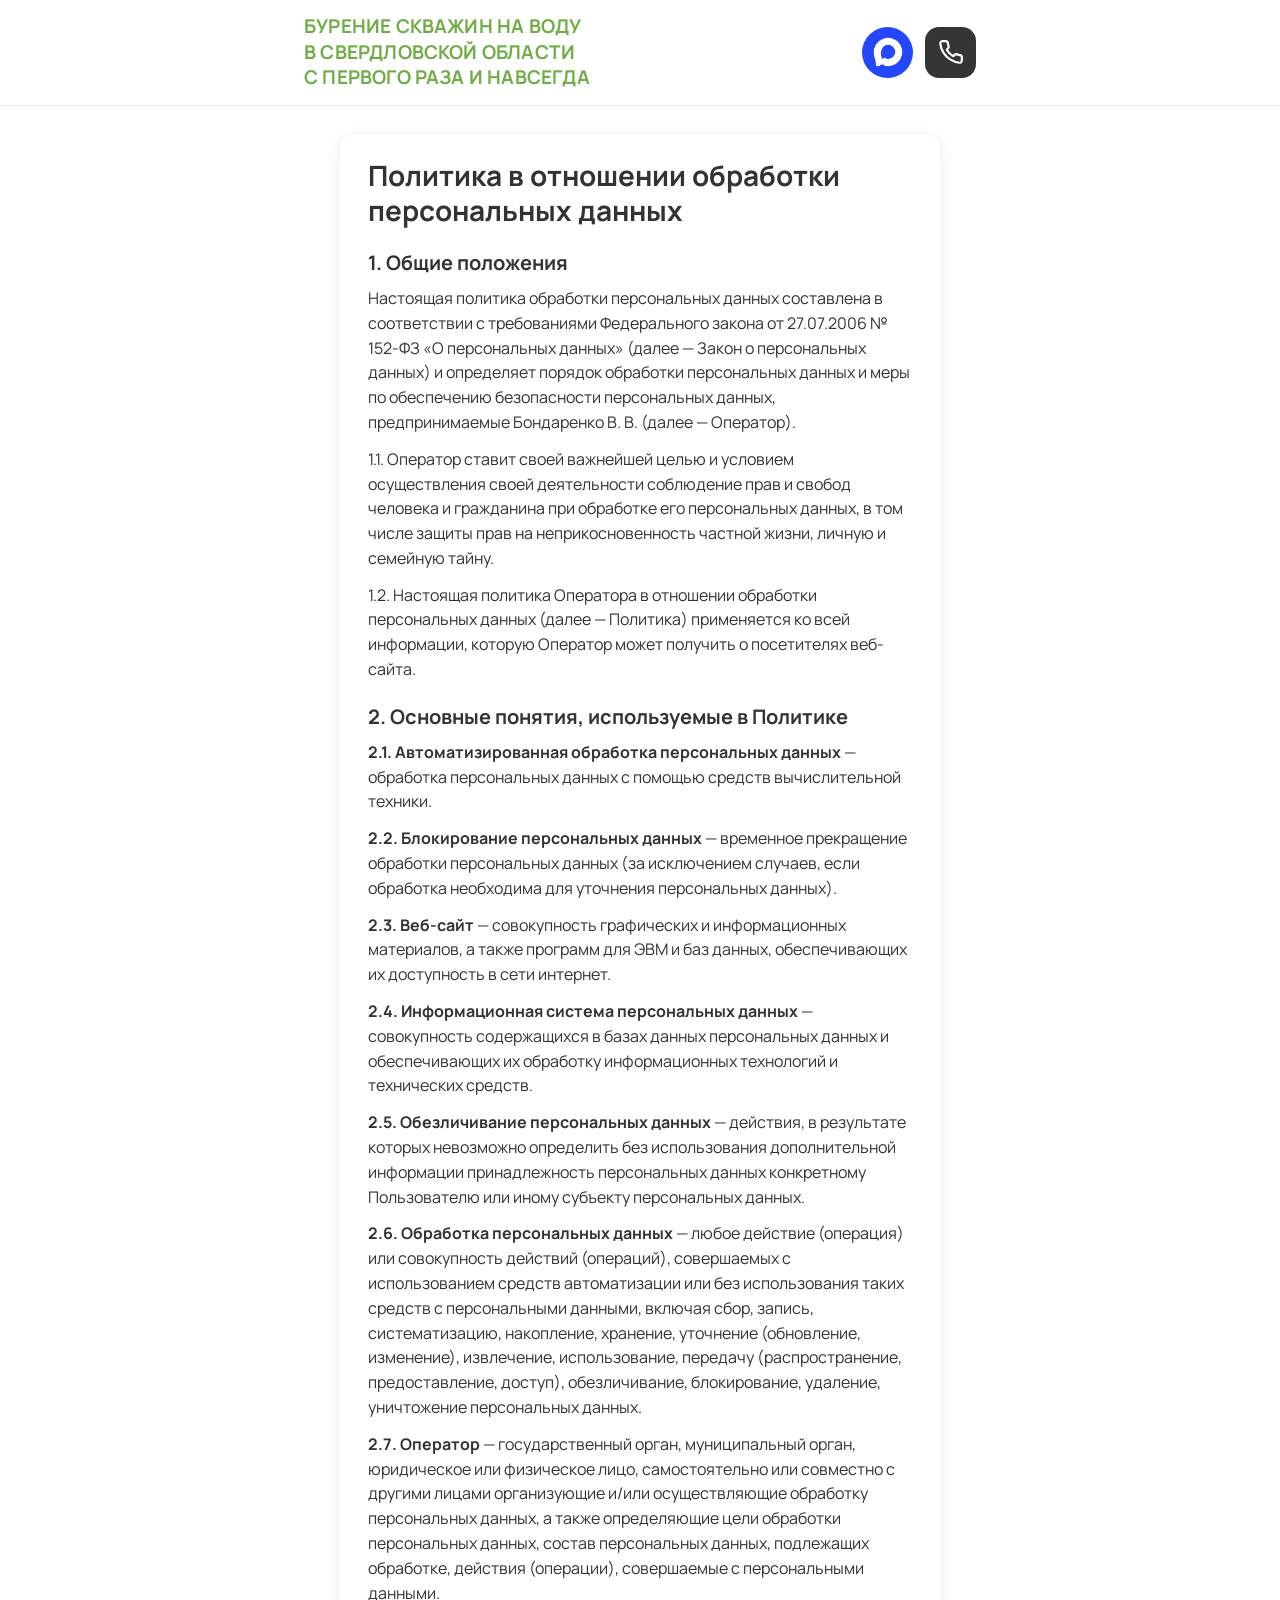
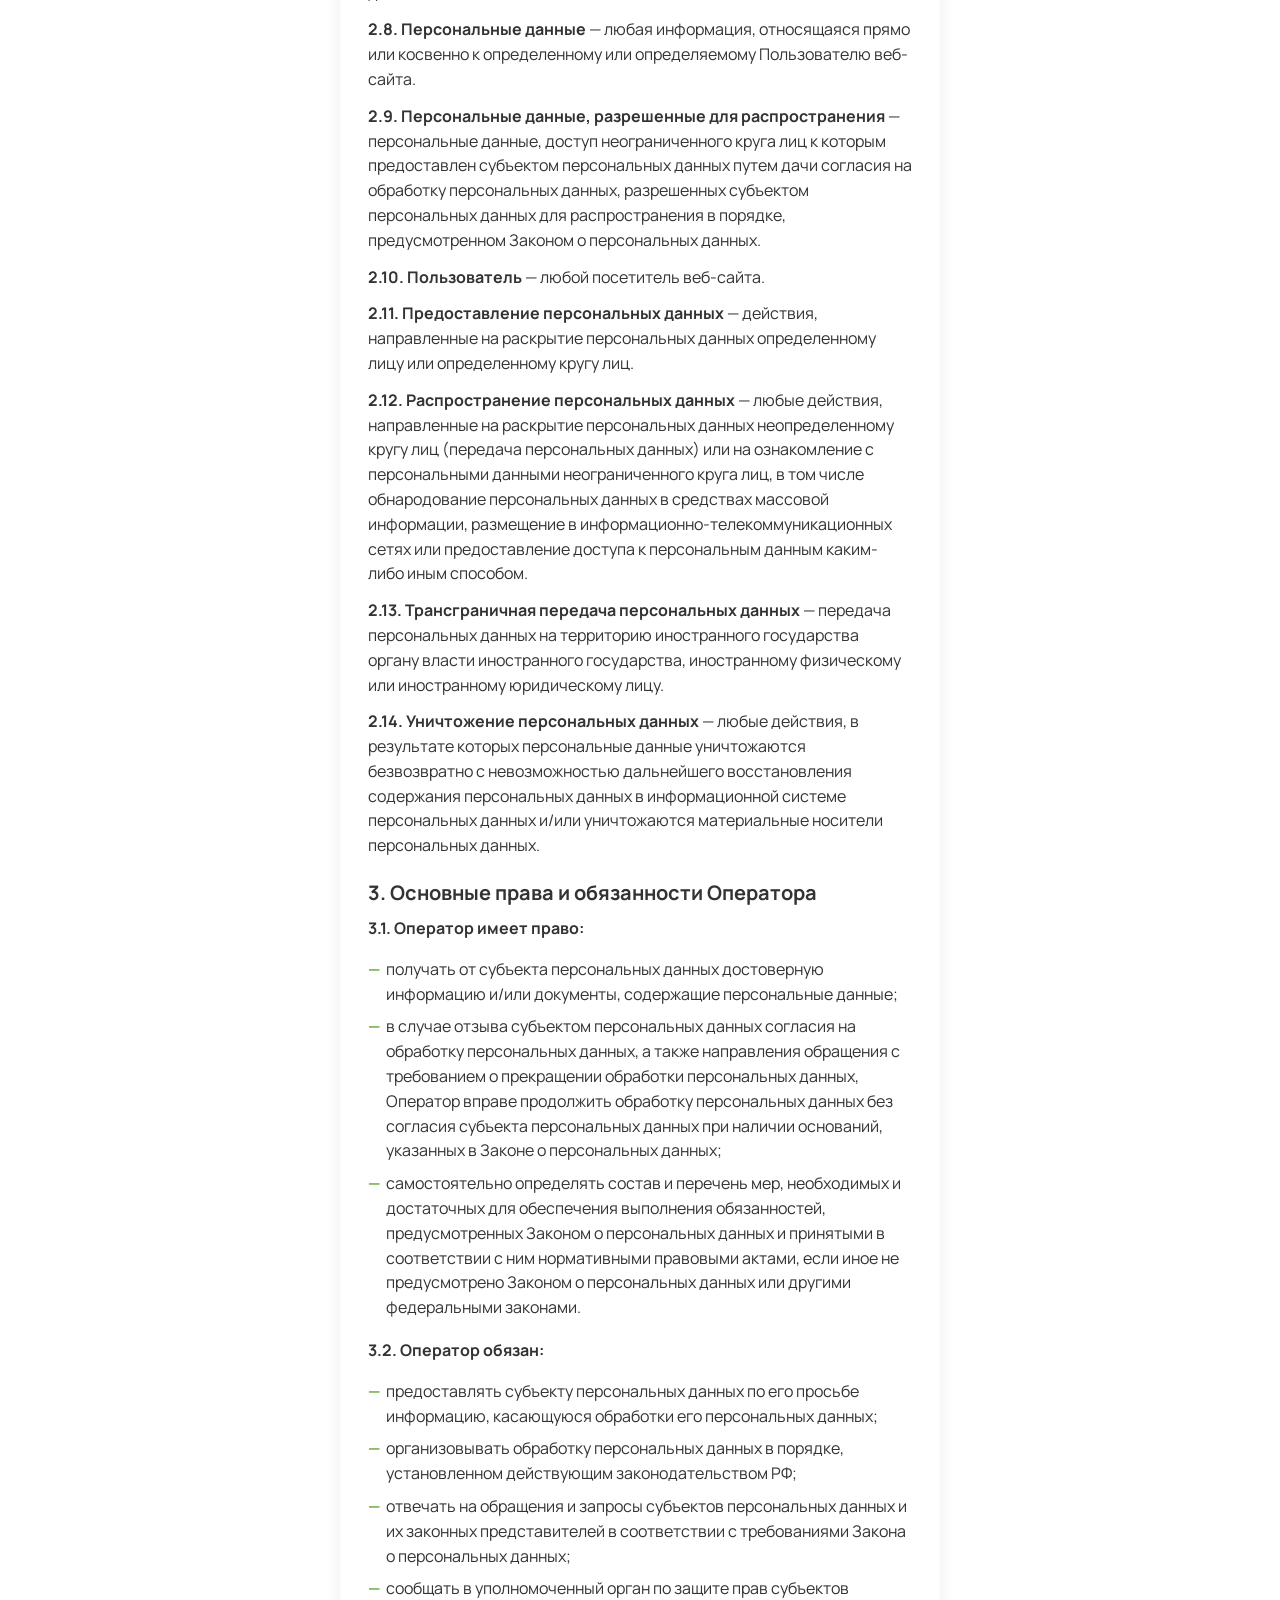
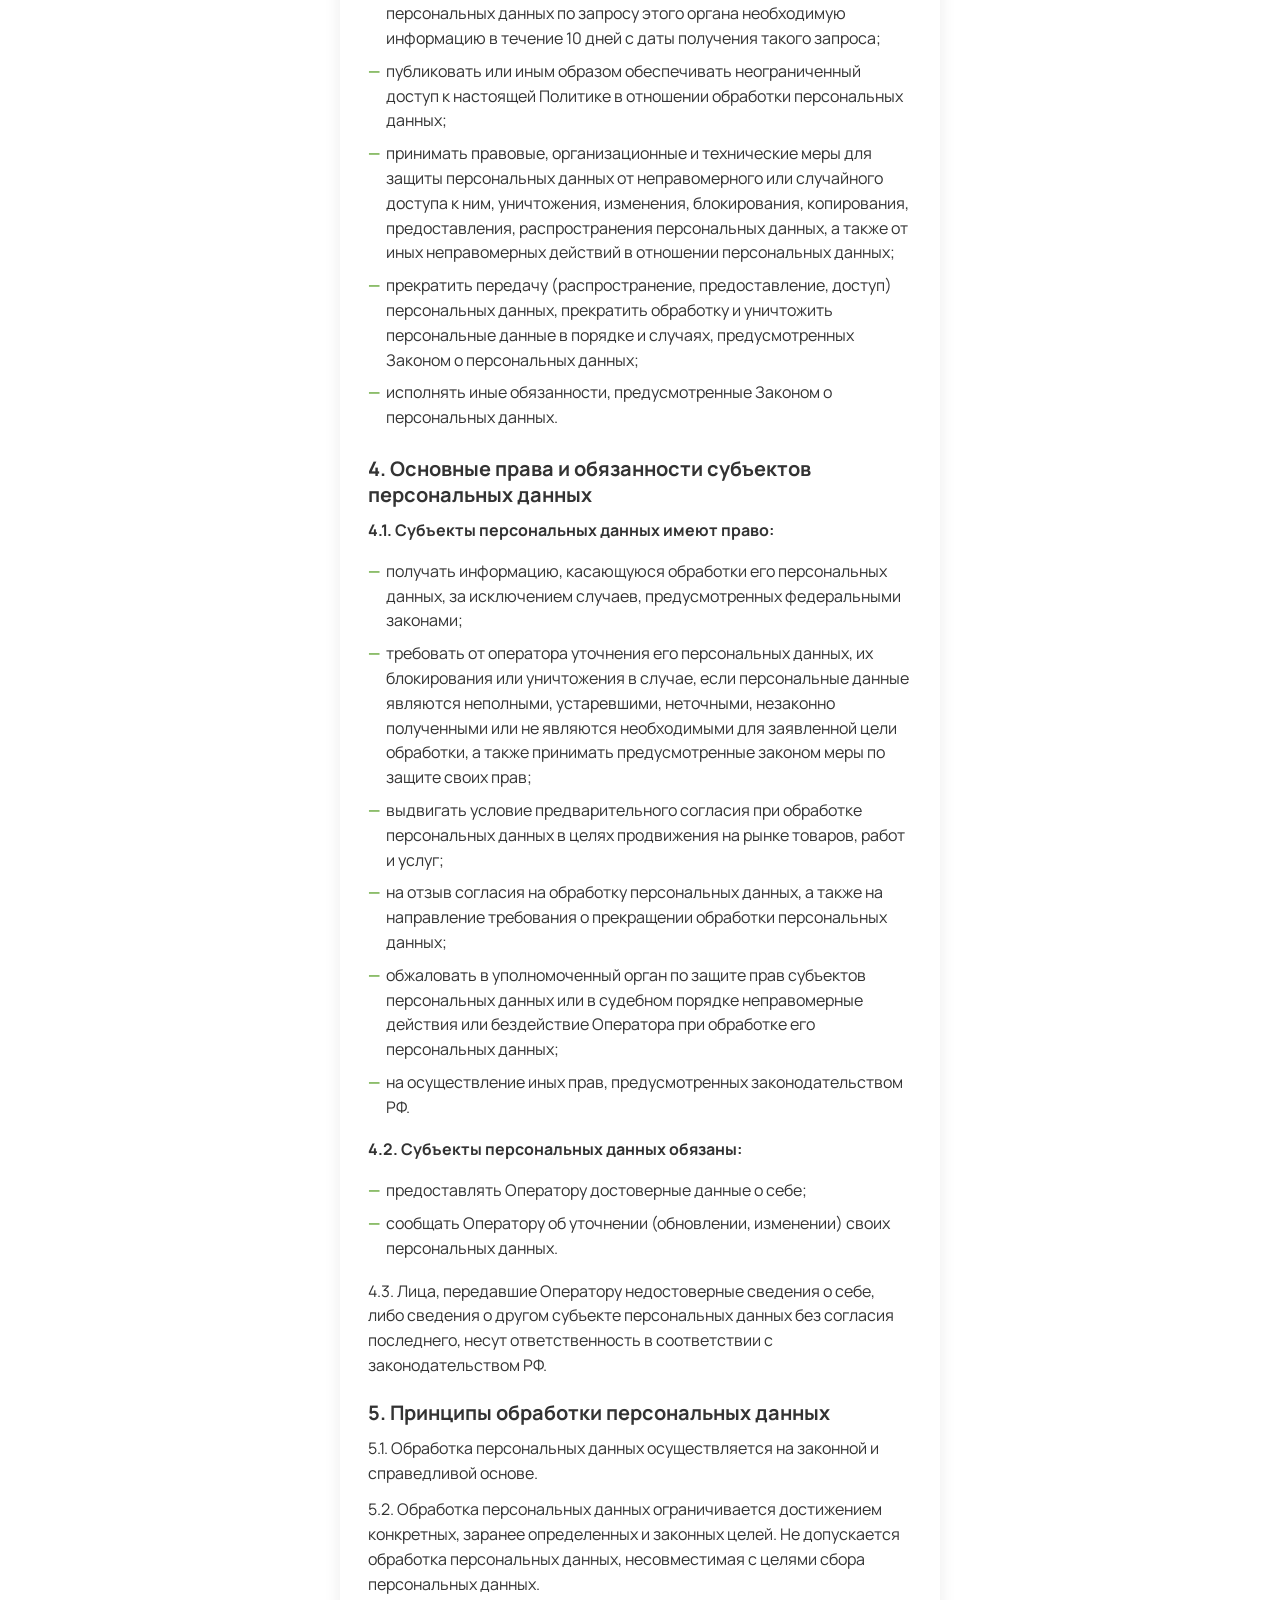
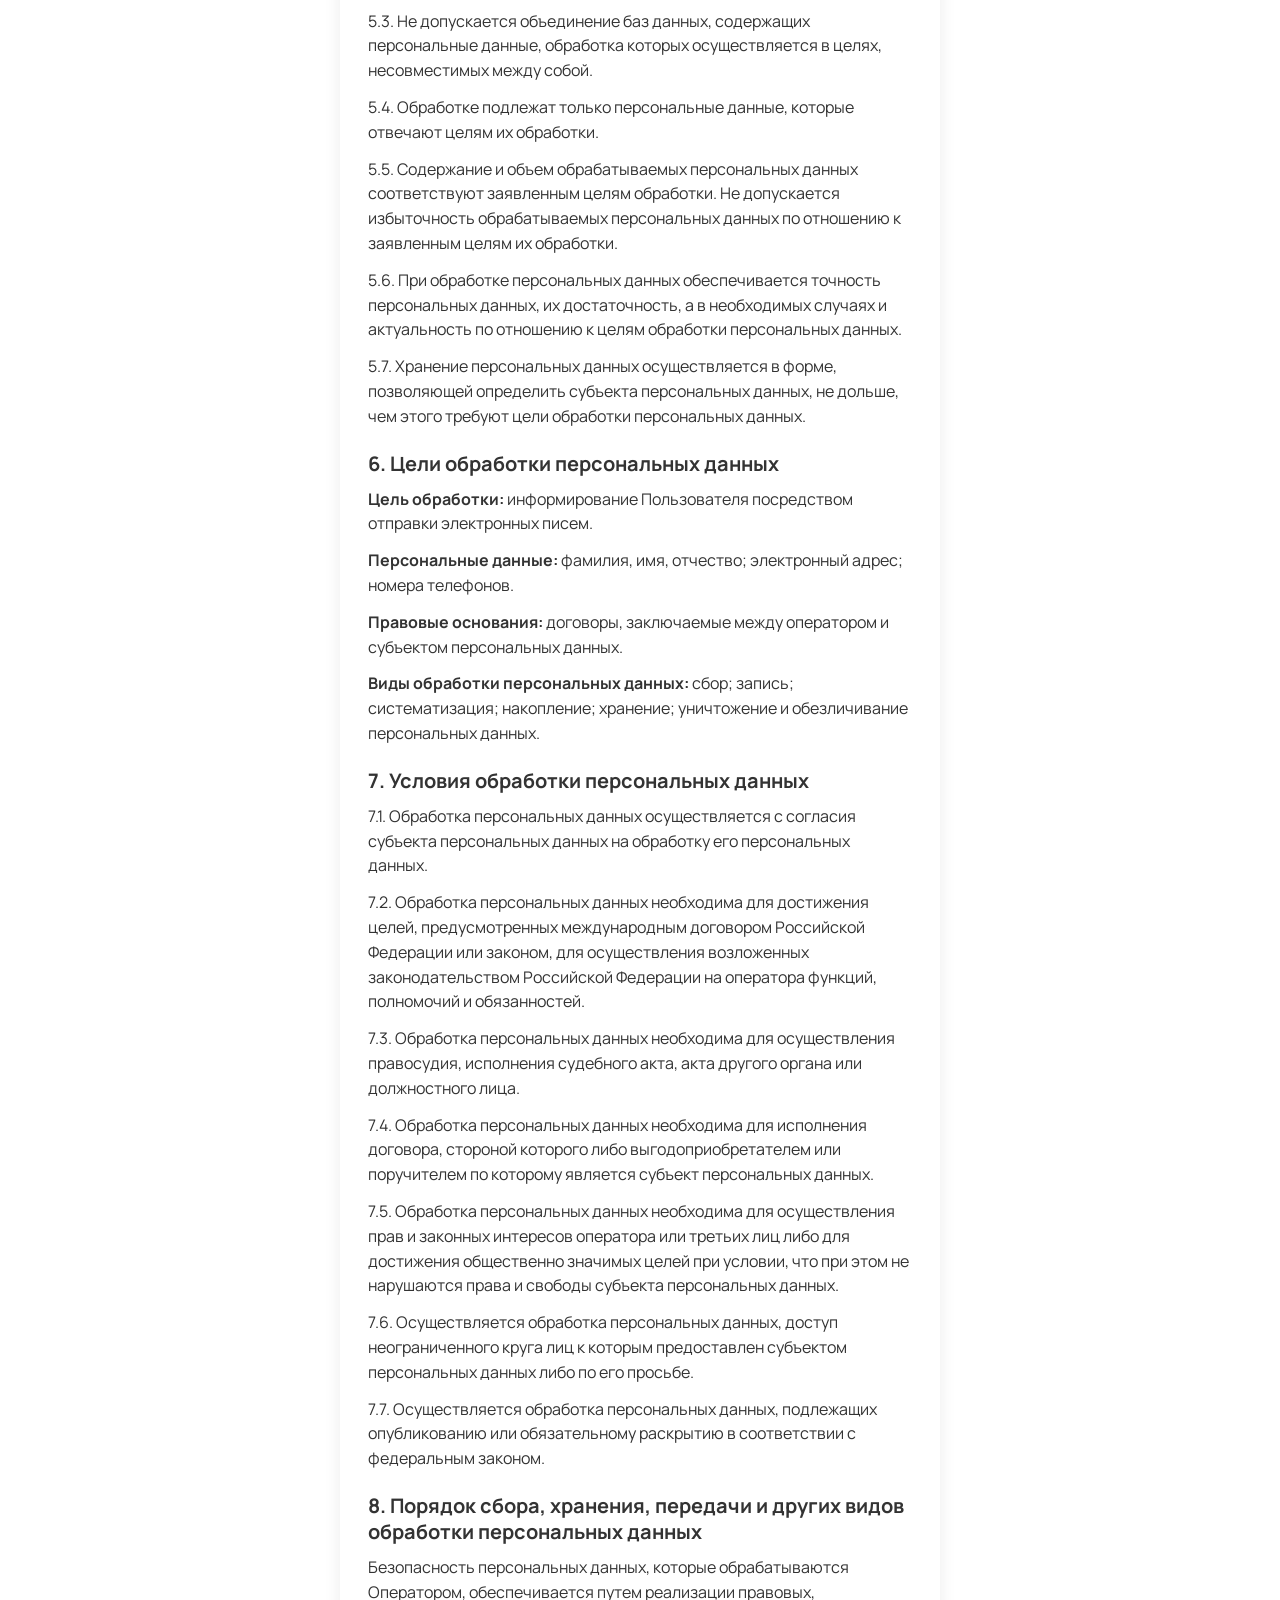
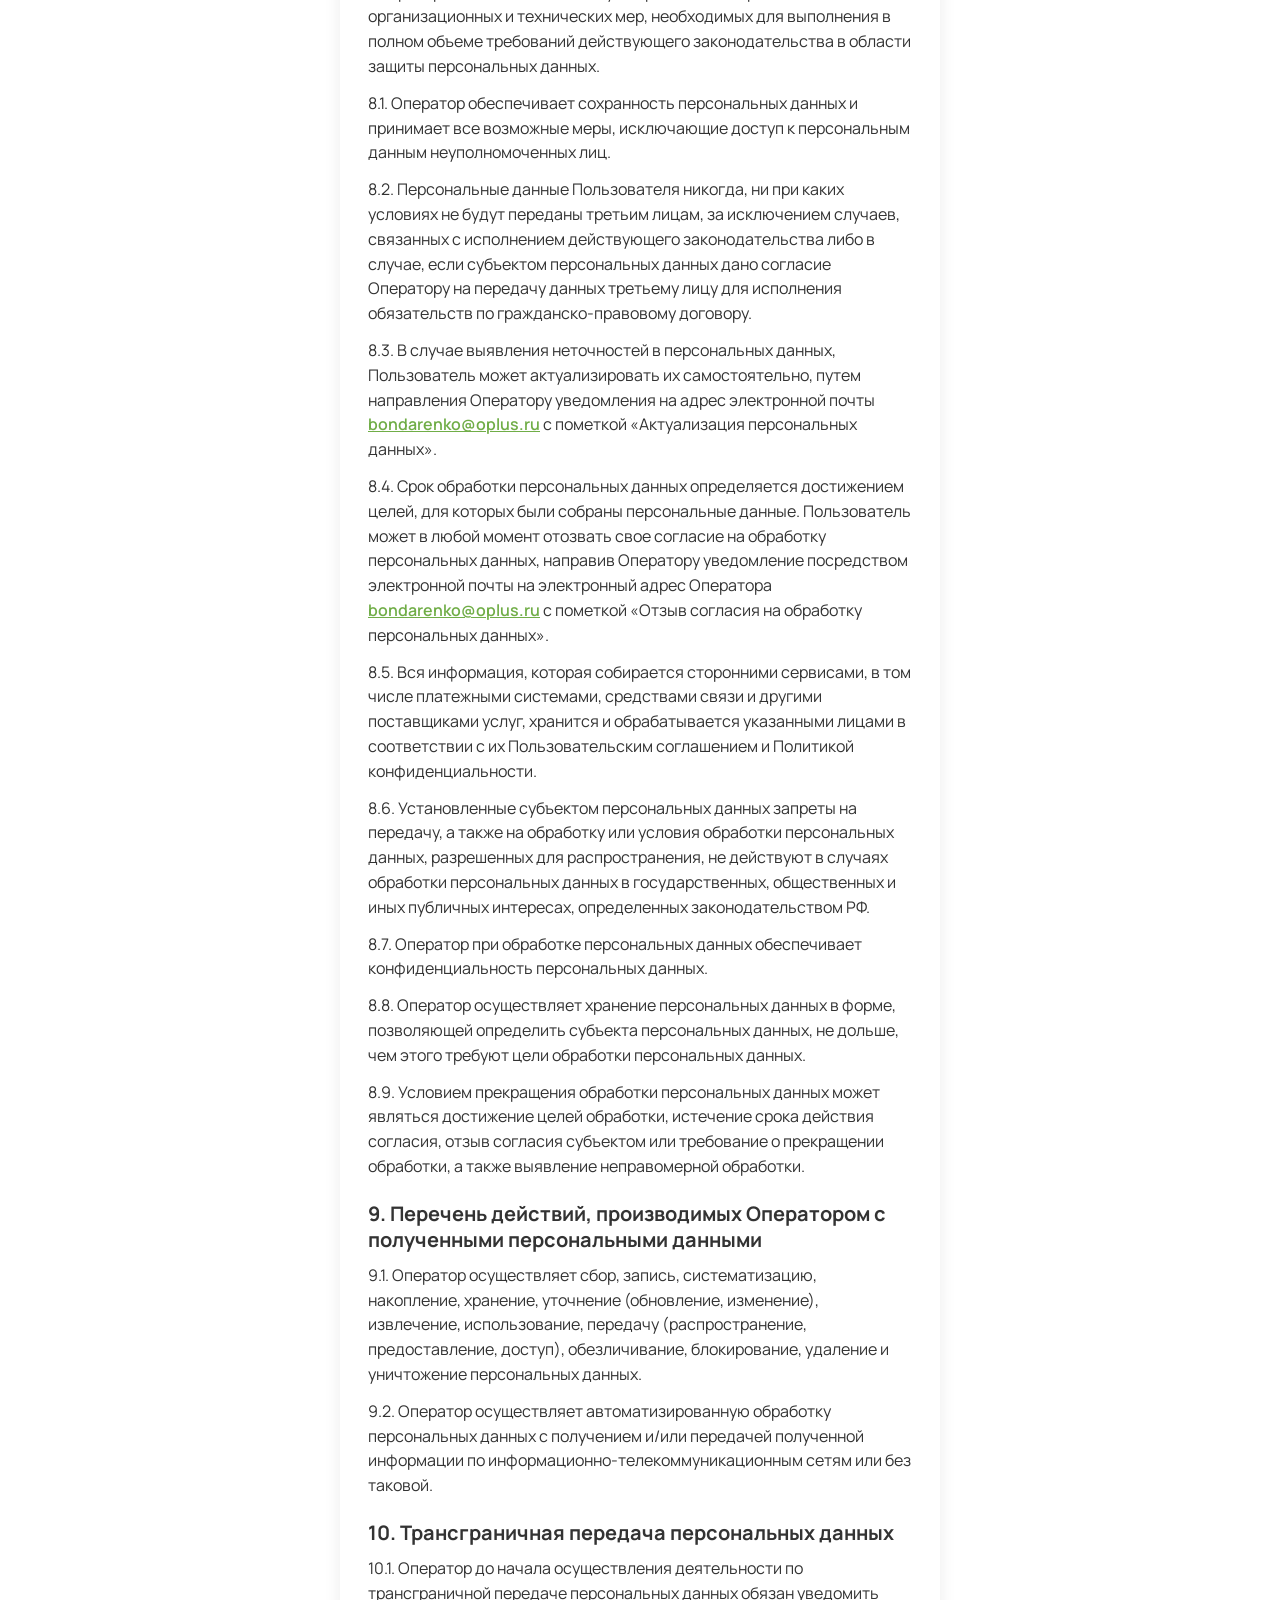
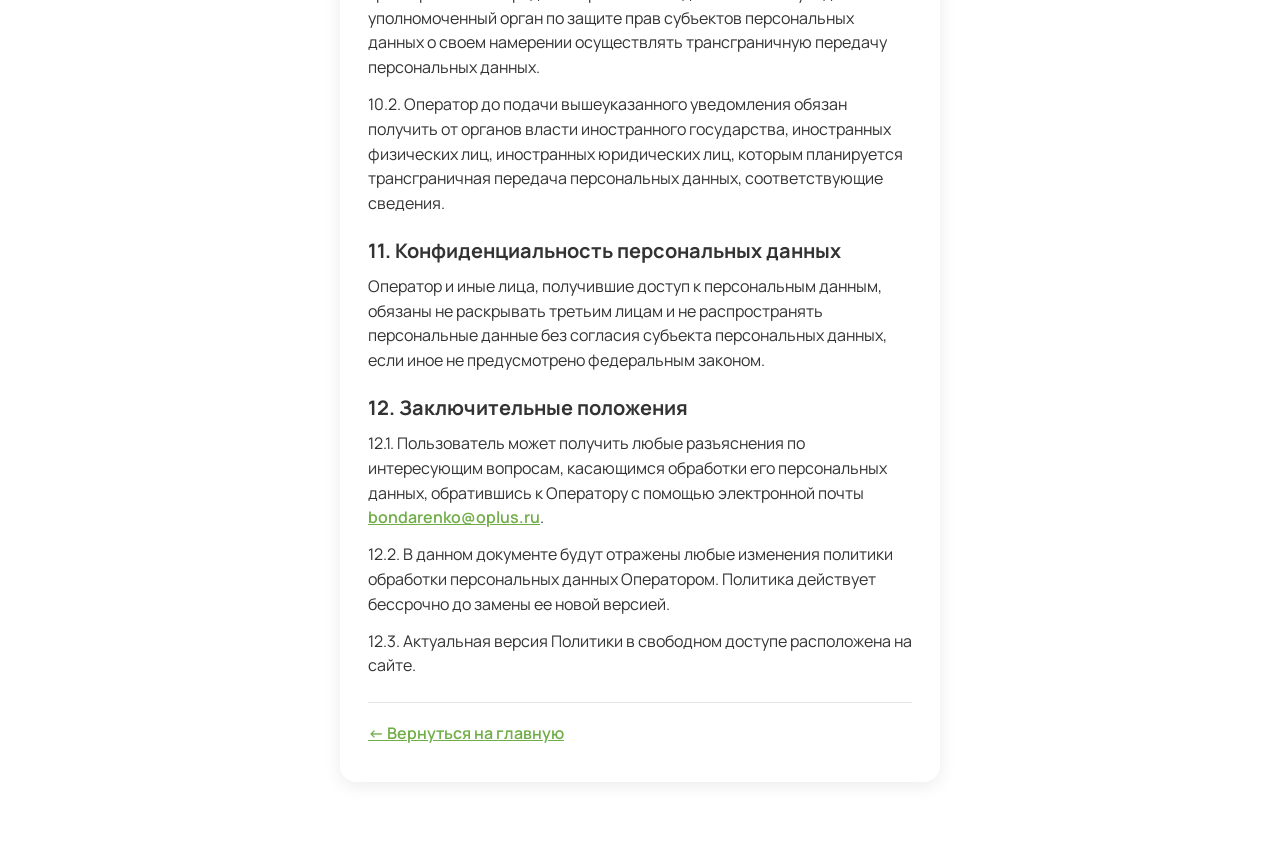
<file: privacy.html>
<!DOCTYPE html>
<html lang="ru">
<head>
  <meta charset="UTF-8">
  <meta name="viewport" content="width=device-width, initial-scale=1.0">
  <title>Политика конфиденциальности — Бурение скважин Екб</title>
  <meta name="description" content="Политика в отношении обработки персональных данных. ИП Бондаренко В. В.">
  <link rel="preconnect" href="https://fonts.googleapis.com">
  <link rel="preconnect" href="https://fonts.gstatic.com" crossorigin>
  <link href="https://fonts.googleapis.com/css2?family=Manrope:wght@400;500;600;700;800&display=swap" rel="stylesheet">
  <link rel="stylesheet" href="styles.css">
</head>
<body>

  <!-- ============ ШАПКА ============ -->
  <header class="site-header">
    <div class="container container--header header-inner">
      <div class="usp">
        <span>БУРЕНИЕ СКВАЖИН НА ВОДУ</span>
        <span>В СВЕРДЛОВСКОЙ ОБЛАСТИ</span>
        <span>С ПЕРВОГО РАЗА И НАВСЕГДА</span>
      </div>
      <nav class="header-contacts" aria-label="Контакты">
        <a href="https://max.ru/u/f9LHodD0cOJi_SXuoAVEG4c_J1FasounPbryr0Rri_KApgXUaTsEnVAiun0"
           class="contact-icon"
           target="_blank" rel="noopener"
           aria-label="Написать в MAX">
          <img src="assets/max.png" alt="MAX" width="51" height="51">
        </a>
        <a href="tel:+73433123828"
           class="phone-btn"
           aria-label="Позвонить">
          <svg viewBox="0 0 24 24" width="26" height="26" fill="none" stroke="currentColor" stroke-width="2" stroke-linecap="round" stroke-linejoin="round" aria-hidden="true">
            <path d="M22 16.92v3a2 2 0 0 1-2.18 2 19.79 19.79 0 0 1-8.63-3.07 19.5 19.5 0 0 1-6-6 19.79 19.79 0 0 1-3.07-8.67A2 2 0 0 1 4.11 2h3a2 2 0 0 1 2 1.72c.13.96.36 1.9.7 2.81a2 2 0 0 1-.45 2.11L8.09 9.91a16 16 0 0 0 6 6l1.27-1.27a2 2 0 0 1 2.11-.45c.91.34 1.85.57 2.81.7A2 2 0 0 1 22 16.92z"/>
          </svg>
        </a>
      </nav>
    </div>
  </header>

  <main>

    <section class="section section--legal">
      <div class="container narrow">
        <div class="card card--legal">
          <h1 class="legal-title">Политика в отношении обработки персональных данных</h1>

          <h2 class="legal-h2">1. Общие положения</h2>
          <p>
            Настоящая политика обработки персональных данных составлена в соответствии
            с требованиями Федерального закона от 27.07.2006 № 152-ФЗ «О персональных
            данных» (далее — Закон о персональных данных) и определяет порядок обработки
            персональных данных и меры по обеспечению безопасности персональных данных,
            предпринимаемые Бондаренко В. В. (далее — Оператор).
          </p>
          <p>
            1.1. Оператор ставит своей важнейшей целью и условием осуществления своей
            деятельности соблюдение прав и свобод человека и гражданина при обработке
            его персональных данных, в том числе защиты прав на неприкосновенность
            частной жизни, личную и семейную тайну.
          </p>
          <p>
            1.2. Настоящая политика Оператора в отношении обработки персональных данных
            (далее — Политика) применяется ко всей информации, которую Оператор может
            получить о посетителях веб-сайта.
          </p>

          <h2 class="legal-h2">2. Основные понятия, используемые в Политике</h2>
          <p><strong>2.1. Автоматизированная обработка персональных данных</strong> — обработка персональных данных с помощью средств вычислительной техники.</p>
          <p><strong>2.2. Блокирование персональных данных</strong> — временное прекращение обработки персональных данных (за исключением случаев, если обработка необходима для уточнения персональных данных).</p>
          <p><strong>2.3. Веб-сайт</strong> — совокупность графических и информационных материалов, а также программ для ЭВМ и баз данных, обеспечивающих их доступность в сети интернет.</p>
          <p><strong>2.4. Информационная система персональных данных</strong> — совокупность содержащихся в базах данных персональных данных и обеспечивающих их обработку информационных технологий и технических средств.</p>
          <p><strong>2.5. Обезличивание персональных данных</strong> — действия, в результате которых невозможно определить без использования дополнительной информации принадлежность персональных данных конкретному Пользователю или иному субъекту персональных данных.</p>
          <p><strong>2.6. Обработка персональных данных</strong> — любое действие (операция) или совокупность действий (операций), совершаемых с использованием средств автоматизации или без использования таких средств с персональными данными, включая сбор, запись, систематизацию, накопление, хранение, уточнение (обновление, изменение), извлечение, использование, передачу (распространение, предоставление, доступ), обезличивание, блокирование, удаление, уничтожение персональных данных.</p>
          <p><strong>2.7. Оператор</strong> — государственный орган, муниципальный орган, юридическое или физическое лицо, самостоятельно или совместно с другими лицами организующие и/или осуществляющие обработку персональных данных, а также определяющие цели обработки персональных данных, состав персональных данных, подлежащих обработке, действия (операции), совершаемые с персональными данными.</p>
          <p><strong>2.8. Персональные данные</strong> — любая информация, относящаяся прямо или косвенно к определенному или определяемому Пользователю веб-сайта.</p>
          <p><strong>2.9. Персональные данные, разрешенные для распространения</strong> — персональные данные, доступ неограниченного круга лиц к которым предоставлен субъектом персональных данных путем дачи согласия на обработку персональных данных, разрешенных субъектом персональных данных для распространения в порядке, предусмотренном Законом о персональных данных.</p>
          <p><strong>2.10. Пользователь</strong> — любой посетитель веб-сайта.</p>
          <p><strong>2.11. Предоставление персональных данных</strong> — действия, направленные на раскрытие персональных данных определенному лицу или определенному кругу лиц.</p>
          <p><strong>2.12. Распространение персональных данных</strong> — любые действия, направленные на раскрытие персональных данных неопределенному кругу лиц (передача персональных данных) или на ознакомление с персональными данными неограниченного круга лиц, в том числе обнародование персональных данных в средствах массовой информации, размещение в информационно-телекоммуникационных сетях или предоставление доступа к персональным данным каким-либо иным способом.</p>
          <p><strong>2.13. Трансграничная передача персональных данных</strong> — передача персональных данных на территорию иностранного государства органу власти иностранного государства, иностранному физическому или иностранному юридическому лицу.</p>
          <p><strong>2.14. Уничтожение персональных данных</strong> — любые действия, в результате которых персональные данные уничтожаются безвозвратно с невозможностью дальнейшего восстановления содержания персональных данных в информационной системе персональных данных и/или уничтожаются материальные носители персональных данных.</p>

          <h2 class="legal-h2">3. Основные права и обязанности Оператора</h2>
          <p><strong>3.1. Оператор имеет право:</strong></p>
          <ul class="legal-list">
            <li>получать от субъекта персональных данных достоверную информацию и/или документы, содержащие персональные данные;</li>
            <li>в случае отзыва субъектом персональных данных согласия на обработку персональных данных, а также направления обращения с требованием о прекращении обработки персональных данных, Оператор вправе продолжить обработку персональных данных без согласия субъекта персональных данных при наличии оснований, указанных в Законе о персональных данных;</li>
            <li>самостоятельно определять состав и перечень мер, необходимых и достаточных для обеспечения выполнения обязанностей, предусмотренных Законом о персональных данных и принятыми в соответствии с ним нормативными правовыми актами, если иное не предусмотрено Законом о персональных данных или другими федеральными законами.</li>
          </ul>
          <p><strong>3.2. Оператор обязан:</strong></p>
          <ul class="legal-list">
            <li>предоставлять субъекту персональных данных по его просьбе информацию, касающуюся обработки его персональных данных;</li>
            <li>организовывать обработку персональных данных в порядке, установленном действующим законодательством РФ;</li>
            <li>отвечать на обращения и запросы субъектов персональных данных и их законных представителей в соответствии с требованиями Закона о персональных данных;</li>
            <li>сообщать в уполномоченный орган по защите прав субъектов персональных данных по запросу этого органа необходимую информацию в течение 10 дней с даты получения такого запроса;</li>
            <li>публиковать или иным образом обеспечивать неограниченный доступ к настоящей Политике в отношении обработки персональных данных;</li>
            <li>принимать правовые, организационные и технические меры для защиты персональных данных от неправомерного или случайного доступа к ним, уничтожения, изменения, блокирования, копирования, предоставления, распространения персональных данных, а также от иных неправомерных действий в отношении персональных данных;</li>
            <li>прекратить передачу (распространение, предоставление, доступ) персональных данных, прекратить обработку и уничтожить персональные данные в порядке и случаях, предусмотренных Законом о персональных данных;</li>
            <li>исполнять иные обязанности, предусмотренные Законом о персональных данных.</li>
          </ul>

          <h2 class="legal-h2">4. Основные права и обязанности субъектов персональных данных</h2>
          <p><strong>4.1. Субъекты персональных данных имеют право:</strong></p>
          <ul class="legal-list">
            <li>получать информацию, касающуюся обработки его персональных данных, за исключением случаев, предусмотренных федеральными законами;</li>
            <li>требовать от оператора уточнения его персональных данных, их блокирования или уничтожения в случае, если персональные данные являются неполными, устаревшими, неточными, незаконно полученными или не являются необходимыми для заявленной цели обработки, а также принимать предусмотренные законом меры по защите своих прав;</li>
            <li>выдвигать условие предварительного согласия при обработке персональных данных в целях продвижения на рынке товаров, работ и услуг;</li>
            <li>на отзыв согласия на обработку персональных данных, а также на направление требования о прекращении обработки персональных данных;</li>
            <li>обжаловать в уполномоченный орган по защите прав субъектов персональных данных или в судебном порядке неправомерные действия или бездействие Оператора при обработке его персональных данных;</li>
            <li>на осуществление иных прав, предусмотренных законодательством РФ.</li>
          </ul>
          <p><strong>4.2. Субъекты персональных данных обязаны:</strong></p>
          <ul class="legal-list">
            <li>предоставлять Оператору достоверные данные о себе;</li>
            <li>сообщать Оператору об уточнении (обновлении, изменении) своих персональных данных.</li>
          </ul>
          <p>
            4.3. Лица, передавшие Оператору недостоверные сведения о себе, либо сведения
            о другом субъекте персональных данных без согласия последнего, несут
            ответственность в соответствии с законодательством РФ.
          </p>

          <h2 class="legal-h2">5. Принципы обработки персональных данных</h2>
          <p>5.1. Обработка персональных данных осуществляется на законной и справедливой основе.</p>
          <p>5.2. Обработка персональных данных ограничивается достижением конкретных, заранее определенных и законных целей. Не допускается обработка персональных данных, несовместимая с целями сбора персональных данных.</p>
          <p>5.3. Не допускается объединение баз данных, содержащих персональные данные, обработка которых осуществляется в целях, несовместимых между собой.</p>
          <p>5.4. Обработке подлежат только персональные данные, которые отвечают целям их обработки.</p>
          <p>5.5. Содержание и объем обрабатываемых персональных данных соответствуют заявленным целям обработки. Не допускается избыточность обрабатываемых персональных данных по отношению к заявленным целям их обработки.</p>
          <p>5.6. При обработке персональных данных обеспечивается точность персональных данных, их достаточность, а в необходимых случаях и актуальность по отношению к целям обработки персональных данных.</p>
          <p>5.7. Хранение персональных данных осуществляется в форме, позволяющей определить субъекта персональных данных, не дольше, чем этого требуют цели обработки персональных данных.</p>

          <h2 class="legal-h2">6. Цели обработки персональных данных</h2>
          <p><strong>Цель обработки:</strong> информирование Пользователя посредством отправки электронных писем.</p>
          <p><strong>Персональные данные:</strong> фамилия, имя, отчество; электронный адрес; номера телефонов.</p>
          <p><strong>Правовые основания:</strong> договоры, заключаемые между оператором и субъектом персональных данных.</p>
          <p><strong>Виды обработки персональных данных:</strong> сбор; запись; систематизация; накопление; хранение; уничтожение и обезличивание персональных данных.</p>

          <h2 class="legal-h2">7. Условия обработки персональных данных</h2>
          <p>7.1. Обработка персональных данных осуществляется с согласия субъекта персональных данных на обработку его персональных данных.</p>
          <p>7.2. Обработка персональных данных необходима для достижения целей, предусмотренных международным договором Российской Федерации или законом, для осуществления возложенных законодательством Российской Федерации на оператора функций, полномочий и обязанностей.</p>
          <p>7.3. Обработка персональных данных необходима для осуществления правосудия, исполнения судебного акта, акта другого органа или должностного лица.</p>
          <p>7.4. Обработка персональных данных необходима для исполнения договора, стороной которого либо выгодоприобретателем или поручителем по которому является субъект персональных данных.</p>
          <p>7.5. Обработка персональных данных необходима для осуществления прав и законных интересов оператора или третьих лиц либо для достижения общественно значимых целей при условии, что при этом не нарушаются права и свободы субъекта персональных данных.</p>
          <p>7.6. Осуществляется обработка персональных данных, доступ неограниченного круга лиц к которым предоставлен субъектом персональных данных либо по его просьбе.</p>
          <p>7.7. Осуществляется обработка персональных данных, подлежащих опубликованию или обязательному раскрытию в соответствии с федеральным законом.</p>

          <h2 class="legal-h2">8. Порядок сбора, хранения, передачи и других видов обработки персональных данных</h2>
          <p>
            Безопасность персональных данных, которые обрабатываются Оператором,
            обеспечивается путем реализации правовых, организационных и технических мер,
            необходимых для выполнения в полном объеме требований действующего
            законодательства в области защиты персональных данных.
          </p>
          <p>8.1. Оператор обеспечивает сохранность персональных данных и принимает все возможные меры, исключающие доступ к персональным данным неуполномоченных лиц.</p>
          <p>8.2. Персональные данные Пользователя никогда, ни при каких условиях не будут переданы третьим лицам, за исключением случаев, связанных с исполнением действующего законодательства либо в случае, если субъектом персональных данных дано согласие Оператору на передачу данных третьему лицу для исполнения обязательств по гражданско-правовому договору.</p>
          <p>
            8.3. В случае выявления неточностей в персональных данных, Пользователь может
            актуализировать их самостоятельно, путем направления Оператору уведомления
            на адрес электронной почты <a href="mailto:bondarenko@oplus.ru" class="legal-link">bondarenko@oplus.ru</a>
            с пометкой «Актуализация персональных данных».
          </p>
          <p>
            8.4. Срок обработки персональных данных определяется достижением целей, для
            которых были собраны персональные данные. Пользователь может в любой момент
            отозвать свое согласие на обработку персональных данных, направив Оператору
            уведомление посредством электронной почты на электронный адрес Оператора
            <a href="mailto:bondarenko@oplus.ru" class="legal-link">bondarenko@oplus.ru</a>
            с пометкой «Отзыв согласия на обработку персональных данных».
          </p>
          <p>8.5. Вся информация, которая собирается сторонними сервисами, в том числе платежными системами, средствами связи и другими поставщиками услуг, хранится и обрабатывается указанными лицами в соответствии с их Пользовательским соглашением и Политикой конфиденциальности.</p>
          <p>8.6. Установленные субъектом персональных данных запреты на передачу, а также на обработку или условия обработки персональных данных, разрешенных для распространения, не действуют в случаях обработки персональных данных в государственных, общественных и иных публичных интересах, определенных законодательством РФ.</p>
          <p>8.7. Оператор при обработке персональных данных обеспечивает конфиденциальность персональных данных.</p>
          <p>8.8. Оператор осуществляет хранение персональных данных в форме, позволяющей определить субъекта персональных данных, не дольше, чем этого требуют цели обработки персональных данных.</p>
          <p>8.9. Условием прекращения обработки персональных данных может являться достижение целей обработки, истечение срока действия согласия, отзыв согласия субъектом или требование о прекращении обработки, а также выявление неправомерной обработки.</p>

          <h2 class="legal-h2">9. Перечень действий, производимых Оператором с полученными персональными данными</h2>
          <p>9.1. Оператор осуществляет сбор, запись, систематизацию, накопление, хранение, уточнение (обновление, изменение), извлечение, использование, передачу (распространение, предоставление, доступ), обезличивание, блокирование, удаление и уничтожение персональных данных.</p>
          <p>9.2. Оператор осуществляет автоматизированную обработку персональных данных с получением и/или передачей полученной информации по информационно-телекоммуникационным сетям или без таковой.</p>

          <h2 class="legal-h2">10. Трансграничная передача персональных данных</h2>
          <p>10.1. Оператор до начала осуществления деятельности по трансграничной передаче персональных данных обязан уведомить уполномоченный орган по защите прав субъектов персональных данных о своем намерении осуществлять трансграничную передачу персональных данных.</p>
          <p>10.2. Оператор до подачи вышеуказанного уведомления обязан получить от органов власти иностранного государства, иностранных физических лиц, иностранных юридических лиц, которым планируется трансграничная передача персональных данных, соответствующие сведения.</p>

          <h2 class="legal-h2">11. Конфиденциальность персональных данных</h2>
          <p>
            Оператор и иные лица, получившие доступ к персональным данным, обязаны
            не раскрывать третьим лицам и не распространять персональные данные без
            согласия субъекта персональных данных, если иное не предусмотрено
            федеральным законом.
          </p>

          <h2 class="legal-h2">12. Заключительные положения</h2>
          <p>
            12.1. Пользователь может получить любые разъяснения по интересующим вопросам,
            касающимся обработки его персональных данных, обратившись к Оператору
            с помощью электронной почты <a href="mailto:bondarenko@oplus.ru" class="legal-link">bondarenko@oplus.ru</a>.
          </p>
          <p>12.2. В данном документе будут отражены любые изменения политики обработки персональных данных Оператором. Политика действует бессрочно до замены ее новой версией.</p>
          <p>12.3. Актуальная версия Политики в свободном доступе расположена на сайте.</p>

          <p class="legal-back">
            <a href="index.html" class="legal-link">← Вернуться на главную</a>
          </p>
        </div>
      </div>
    </section>

  </main>

</body>
</html>
</file>
<file: styles.css>
/* ===================================================================
   Бурение скважин — лендинг
   Чистая пересборка с оригинала на Creatium.
   Палитра/типографика сняты с реальной страницы попиксельно.
   =================================================================== */

/* ---------- Палитра ---------- */
:root {
  --bg-page:          #ffffff;   /* фон страницы */
  --bg-section:       #f4f4f4;   /* фон секций (светло-серый) */
  --bg-card:          #ffffff;   /* карточки */
  --text-main:        #333333;   /* основной текст */
  --text-dark:        #040802;   /* почти чёрный */

  --accent-green:     #70AD47;   /* акцентный зелёный (выделения) */
  --badge-red:        #F88A8A;   /* "КРАСНАЯ ТАБЛЕТКА" */
  --badge-green:      #A2B992;   /* "ОТВЕТ ПРОСТ" */
  --pill-blue:        #77D1F1;   /* "СИНЯЯ ТАБЛЕТКА" */
  --messenger-blue:   #2547FB;   /* иконка MAX */
  --phone-dark:       #353535;   /* иконка телефона */
  --chip-gray:        #848484;   /* серые chip-кнопки */

  --shadow-card:      0 4px 18px rgba(0, 0, 0, 0.08);
  --radius-card:      16px;
  --radius-pill:      999px;
}

/* ---------- Reset ---------- */
* { box-sizing: border-box; margin: 0; padding: 0; }
html { scroll-behavior: smooth; }
body {
  font-family: "Manrope", "TTNorms Medium", -apple-system, BlinkMacSystemFont,
               "Segoe UI", Roboto, Arial, sans-serif;
  font-weight: 400;
  color: var(--text-main);
  background: var(--bg-page);
  line-height: 1.43;
  font-size: 16px;
  -webkit-font-smoothing: antialiased;
  -moz-osx-font-smoothing: grayscale;
}
img { max-width: 100%; height: auto; display: block; }
a { color: inherit; text-decoration: none; }

/* ---------- Layout ---------- */
.container {
  width: 100%;
  max-width: 1100px;
  margin: 0 auto;
  padding: 0 24px;
}
.container.narrow {
  max-width: 648px;
}
.container--header {
  max-width: 720px;
}
.section {
  background: transparent;
  padding: 18px 0 32px;
}
.section + .section { padding-top: 8px; }
.section--final { padding-bottom: 80px; }

/* ===================================================================
   ШАПКА
   =================================================================== */
.site-header {
  background: var(--bg-page);
  padding: 14px 0;
  border-bottom: 1px solid #ececec;
}
.header-inner {
  display: flex;
  align-items: center;
  justify-content: space-between;
  gap: 24px;
}
.usp {
  display: flex;
  flex-direction: column;
  font-size: 19px;
  line-height: 1.35;
  color: var(--accent-green);
  font-weight: 700;
  letter-spacing: 0.01em;
}

.header-contacts {
  display: flex;
  align-items: center;
  gap: 12px;
}
.contact-icon {
  display: inline-flex;
  align-items: center;
  justify-content: center;
  width: 51px;
  height: 51px;
  border-radius: 50%;
  background: #2547FB;
  transition: transform 0.15s ease, filter 0.15s ease;
}
.contact-icon img { width: 30px; height: 30px; object-fit: contain; display: block; }
.contact-icon:hover { transform: translateY(-2px); filter: brightness(1.05); }

/* Квадратная кнопка телефона со скруглёнными углами */
.phone-btn {
  display: inline-flex;
  align-items: center;
  justify-content: center;
  width: 51px;
  height: 51px;
  border-radius: 14px;
  background: #353535;
  color: #fff;
  transition: transform 0.15s ease, background 0.15s ease;
}
.phone-btn svg { display: block; }
.phone-btn:hover { transform: translateY(-2px); background: #1f1f1f; }

/* ===================================================================
   HERO
   =================================================================== */
.hero {
  background: transparent;
  padding: 22px 0 28px;
  text-align: center;
}
.hero-title {
  font-size: 32px;
  line-height: 1.2;
  font-weight: 700;
  color: var(--text-main);
  margin-bottom: 8px;
  letter-spacing: -0.01em;
}
.accent { color: var(--accent-green); font-weight: 700; }

.hero-meta {
  font-size: 16px;
  color: #777;
  margin-bottom: 14px;
  font-weight: 700;
}

.card {
  background: var(--bg-card);
  border-radius: var(--radius-card);
  box-shadow: var(--shadow-card);
  padding: 18px 22px;
  margin: 0 auto;
}
.card--question {
  max-width: 580px;
  font-size: 16px;
  font-weight: 400;
  text-align: center;
  margin-bottom: 18px;
  line-height: 1.43;
}

/* Фото с бейджами и подписью */
.hero-photo-wrap {
  position: relative;
  max-width: 600px;
  margin: 0 auto;
  border-radius: 25px;
  overflow: hidden;
  box-shadow: var(--shadow-card);
}
.hero-photo { width: 100%; border-radius: 25px; }

/* ===================================================================
   ЗАГОЛОВКИ СЕКЦИЙ
   =================================================================== */
.section-title {
  font-size: 16px;
  font-weight: 400;
  text-align: center;
  margin-bottom: 14px;
  line-height: 1.3;
}
.section-title--left {
  text-align: left;
  margin-bottom: 0;
  font-size: 16px;
  font-weight: 700;
}
/* «Сладкая ложь или горькая правда?» — крупный bold подзаголовок */
.section-title--sweet-lies {
  font-size: 28px;
  font-weight: 700;
  margin-bottom: 18px;
  line-height: 1.25;
}
/* «Почему сладкая ложь побеждает голос разума?» — увеличенный bold подзаголовок */
.section-title--brain {
  font-size: 24px;
  font-weight: 700;
  line-height: 1.25;
}

/* ===================================================================
   БЕЙДЖИ
   =================================================================== */
.badge {
  display: inline-block;
  padding: 8px 20px;
  border-radius: var(--radius-pill);
  font-size: 24px;
  font-weight: 700;
  letter-spacing: 0.04em;
  color: #fff;
  margin-bottom: 8px;
}
.badge--muted { background: #8FAE8B; padding: 6px 18px; font-size: 24px; font-weight: 700; }
.badge--red   { background: var(--badge-red); }
.badge--green { background: var(--badge-green); }
.badge--blue  { background: var(--pill-blue); }

/* ===================================================================
   КАРТОЧКА ВЫБОРА (Матрица)
   =================================================================== */
.card--choice {
  text-align: left;
  font-size: 16px;
  line-height: 1.43;
  background: var(--bg-card);
  box-shadow: var(--shadow-card);
  padding: 18px 22px;
  border-radius: var(--radius-card);
}
.card--choice p { margin-bottom: 12px; }
.card--choice p:last-of-type { margin-bottom: 10px; }
.card--choice .badge--muted { margin-bottom: 10px; }

/* Кнопка-таблетка */
.btn {
  display: inline-block;
  font-weight: 700;
  text-align: center;
  cursor: pointer;
  transition: transform 0.15s ease, filter 0.15s ease, box-shadow 0.15s ease;
  border: none;
  font-family: inherit;
}
.btn:hover { transform: translateY(-2px); filter: brightness(1.05); }
.btn:active { transform: translateY(0); }

.btn--blue-pill {
  background: var(--pill-blue);
  color: #fff;
  padding: 14px 36px;
  border-radius: var(--radius-pill);
  font-size: 16px;
  letter-spacing: 0.06em;
  box-shadow: 0 4px 14px rgba(119, 209, 241, 0.45);
  display: inline-block;
  width: auto;
}

/* ===================================================================
   ИСТОРИЯ (утренняя сцена)
   =================================================================== */
.card--story {
  font-size: 16px;
  line-height: 1.43;
  background: var(--bg-card);
  box-shadow: var(--shadow-card);
  padding: 18px 22px;
  border-radius: var(--radius-card);
}
.card--story .badge { margin-bottom: 12px; }
.card--story p { margin-bottom: 14px; }
.story-figure {
  margin: 18px -10px;
  border-radius: 15px;
  overflow: hidden;
}
.story-figure img {
  width: 100%;
  border-radius: 15px;
}
.story-figure--compare { margin: 18px -10px; }

.chip-grid {
  display: grid;
  grid-template-columns: 1fr 1fr;
  gap: 10px;
  margin: 24px 0;
}
.chip {
  background: var(--chip-gray);
  color: #fff;
  padding: 10px 18px;
  border-radius: var(--radius-pill);
  font-size: 16px;
  font-weight: 400;
  text-align: center;
  line-height: 1.3;
}

.story-outro {
  font-size: 16px;
  margin-top: 28px !important;
  margin-bottom: 28px !important;
  line-height: 1.43;
}

/* ===================================================================
   КРАСНАЯ ТАБЛЕТКА — список рисков
   =================================================================== */
.card--red-pill {
  font-size: 16px;
  line-height: 1.43;
  background: var(--bg-card);
  box-shadow: var(--shadow-card);
  padding: 18px 22px;
  border-radius: var(--radius-card);
}
.card--red-pill .badge { margin-bottom: 10px; }
.card--red-pill p { margin-bottom: 10px; }
.risks-list {
  list-style: none;
  margin-top: 14px;
}
.risks-list li {
  padding: 6px 0;
  font-size: 20px;
  font-weight: 400;
  line-height: 1.4;
}

/* Brain block */
.brain-block {
  display: flex;
  align-items: center;
  gap: 18px;
  margin: 22px 0 10px;
}
.brain-icon { flex-shrink: 0; }

.card--explain {
  font-size: 20px;
  line-height: 1.4;
  font-weight: 400;
  background: var(--bg-card);
  box-shadow: var(--shadow-card);
  padding: 18px 22px;
  border-radius: var(--radius-card);
  margin-top: 4px;
}

.card--insight {
  font-size: 16px;
  line-height: 1.43;
  text-align: left;
  background: var(--bg-card);
  box-shadow: var(--shadow-card);
  padding: 18px 22px;
  border-radius: var(--radius-card);
}
.card--insight .badge { margin-bottom: 10px; }
.card--insight strong { font-weight: 700; }

/* ===================================================================
   ФИНАЛ + CTA
   =================================================================== */
.card--warning {
  font-size: 16px;
  line-height: 1.43;
  margin-bottom: 24px;
  background: var(--bg-card);
  box-shadow: var(--shadow-card);
  padding: 18px 22px;
  border-radius: var(--radius-card);
}

.final-title {
  font-size: 28px;
  font-weight: 700;
  text-align: center;
  line-height: 1.3;
  margin-bottom: 18px;
}
.big-percent {
  display: inline;
  font-size: 28px;
  color: var(--text-main);
  line-height: 1.3;
  margin-bottom: 0;
  font-weight: 700;
}
.caps { text-transform: uppercase; }

.trap-figure {
  text-align: center;
  margin: 18px 0;
}
.trap-figure img {
  display: inline-block;
  max-width: 320px;
}

.cta-lead {
  font-size: 16px;
  text-align: center;
  line-height: 1.43;
  margin-bottom: 10px;
}
.cta-hint {
  text-align: center;
  font-size: 36px;
  font-weight: 700;
  color: var(--text-main);
  margin-bottom: 18px;
}

.btn--yellow-cta {
  display: block;
  width: 100%;
  max-width: 576px;
  margin: 0 auto;
  position: relative;
  overflow: hidden;
  background: linear-gradient(90deg, #FFFF1C, #FFFF3D);
  color: var(--text-dark);
  padding: 28px 24px;
  border-radius: 15px;
  font-size: 36px;
  font-weight: 700;
  box-shadow: 0 6px 20px rgba(255, 230, 0, 0.35);
}
/* Блик, пробегающий по кнопке */
.btn--yellow-cta::before {
  content: "";
  position: absolute;
  top: 0;
  left: -75%;
  width: 50%;
  height: 100%;
  background: linear-gradient(
    120deg,
    rgba(255, 255, 255, 0) 0%,
    rgba(255, 255, 255, 0.85) 50%,
    rgba(255, 255, 255, 0) 100%
  );
  transform: skewX(-20deg);
  animation: shine 3.2s ease-in-out infinite;
  pointer-events: none;
}
@keyframes shine {
  0%   { left: -75%; }
  60%  { left: 125%; }
  100% { left: 125%; }
}
@media (prefers-reduced-motion: reduce) {
  .btn--yellow-cta::before { animation: none; display: none; }
}

/* ===================================================================
   СТРАНИЦА 2 — Тихий саботаж
   =================================================================== */
/* H1 страницы 2 — 32px как в оригинале */
.hero-title--page2 {
  font-size: 32px;
  font-weight: 700;
  margin-bottom: 8px;
}
.hero-title--page2 .accent { font-weight: 700; }

/* Единый блок с историей на странице 2 */
.card--story-block {
  font-size: 20px;
  line-height: 1.4;
  font-weight: 400;
  text-align: left;
  padding: 18px 22px;
  margin-bottom: 18px;
}
.card--story-block p { margin-bottom: 14px; }
.card--story-block p:last-child { margin-bottom: 0; }

/* Цитата «Почему вы выбрали тех буровиков?» — 22px center bold */
.lead-quote-page2 {
  font-size: 22px;
  font-weight: 700;
  color: var(--text-main);
  text-align: center;
  margin: 18px 0 !important;
  line-height: 1.35;
}

/* «Демпинг — это удел...» — 20px bold */
.demping-line {
  font-size: 20px;
  font-weight: 700;
}
/* Жирная строка внутри карточки */
.legal-bold-line {
  font-weight: 700;
}

/* Картинка 2222 под карточкой */
.story-figure--page2 {
  margin: 18px 0;
  border-radius: 25px;
  overflow: hidden;
}
.story-figure--page2 img {
  width: 100%;
  border-radius: 25px;
}

/* Заголовок «3 ЛОВУШКИ...» — 24px bold */
.section-title--page2 {
  font-size: 24px;
  font-weight: 700;
  text-align: center;
  margin: 24px 0 18px;
  line-height: 1.3;
}

.lead-quote {
  text-align: center;
  font-size: 20px;
  font-weight: 600;
  color: var(--text-main);
  margin: 18px 0 0;
  font-style: italic;
}

/* Серый баннер «Потому что заказывают на эмоциях...» — 24px */
.gray-banner {
  background: var(--chip-gray);
  color: #fff;
  text-align: center;
  padding: 22px 28px;
  border-radius: var(--radius-pill);
  font-size: 24px;
  font-weight: 700;
  line-height: 1.35;
  margin: 24px 0;
}
.gray-banner p { margin: 0; }
.gray-banner p + p { margin-top: 6px; }

/* Заголовок «3 ЛОВУШКИ в которые попадают...» — логотип НЕ слева, три строки справа */
.traps-header {
  display: flex;
  align-items: center;
  gap: 18px;
  justify-content: flex-start;
  margin-bottom: 24px;
}
.ne-logo {
  flex-shrink: 0;
  width: 88px;
  height: 79px;
}
.traps-title-stack {
  display: flex;
  flex-direction: column;
  gap: 2px;
  font-size: 24px;
  font-weight: 700;
  line-height: 1.2;
  color: var(--text-main);
}
.traps-title-stack span {
  display: block;
}

/* Пронумерованные карточки ловушек */
.card--trap {
  margin-bottom: 16px;
  padding: 18px 22px;
}
.trap-head {
  display: flex;
  align-items: center;
  gap: 14px;
  margin-bottom: 10px;
}
.trap-num {
  display: inline-flex;
  align-items: center;
  justify-content: center;
  width: 36px;
  height: 36px;
  border-radius: 50%;
  background: var(--accent-green);
  color: #fff;
  font-size: 18px;
  font-weight: 800;
  flex-shrink: 0;
}
.trap-head h3 {
  font-size: 22px;
  font-weight: 700;
  color: var(--text-main);
  margin: 0;
}
.trap-quote {
  font-size: 17px;
  font-weight: 600;
  color: var(--text-main);
  margin-bottom: 8px;
  font-style: italic;
}
.trap-react {
  font-size: 17px;
  color: var(--accent-green);
  font-weight: 600;
  margin-bottom: 12px;
}
.trap-subhead {
  font-size: 16px;
  font-weight: 700;
  color: var(--text-main);
  margin-bottom: 6px;
}
.trap-subhead--green {
  color: var(--accent-green);
  font-size: 18px;
  margin-bottom: 10px;
}
.trap-list {
  list-style: none;
  margin: 0;
  padding: 0;
}
.trap-list li {
  padding: 4px 0;
  font-size: 16px;
  line-height: 1.43;
}

/* Блок с фото во второй ловушке */
.trap-with-image {
  display: flex;
  gap: 18px;
  align-items: flex-start;
}
.trap-text-col { flex: 1; }
.trap-img-col { flex-shrink: 0; }
.trap-img-col img {
  border-radius: 15px;
  max-width: 160px;
}

/* Карточка с красными флагами */
.card--red-flags {
  padding: 18px 22px;
  margin-bottom: 18px;
}

/* Brain-block variant с эмодзи */
.brain-emoji {
  font-size: 56px;
  line-height: 1;
  flex-shrink: 0;
}

/* Карточка с приёмами манипуляций */
.card--tricks {
  padding: 18px 22px;
}
.tricks-list {
  list-style: none;
  margin: 0;
  padding: 0;
}
.tricks-list li {
  padding: 6px 0;
  font-size: 16px;
  line-height: 1.43;
}

/* ===================================================================
   СТРАНИЦА 3 — 5 обязательных правил
   =================================================================== */
/* H1 страницы 3 — 32px, тёмно-зелёный #51A72A */
.hero-title--page3 {
  font-size: 32px;
  font-weight: 700;
  margin-bottom: 8px;
  line-height: 1.25;
}
.accent-darkgreen {
  color: #51A72A;
  font-weight: 700;
}

/* Серый баннер-вопрос под фото */
.gray-banner--question {
  background: var(--chip-gray);
  color: #fff;
  text-align: center;
  padding: 18px 28px;
  border-radius: var(--radius-pill);
  font-size: 18px;
  font-weight: 400;
  line-height: 1.4;
  margin: 18px 0;
}

/* Бейдж «ЗАПОМНИ:» */
.remember-block {
  text-align: center;
  margin: 18px 0;
}
.badge--remember {
  background: var(--accent-green);
  color: #fff;
  font-size: 24px;
  font-weight: 700;
  padding: 10px 28px;
  margin: 0;
}

/* Блок правила */
.rule-block {
  text-align: left;
  margin-bottom: 18px;
}
.rule-head {
  display: flex;
  align-items: center;
  gap: 12px;
  margin-bottom: 10px;
}
.rule-num {
  flex-shrink: 0;
  width: 34px;
  height: 34px;
}
.rule-title {
  font-size: 20px;
  font-weight: 700;
  color: var(--text-main);
  margin: 0;
  line-height: 1.3;
}
.rule-text {
  font-size: 20px;
  line-height: 1.4;
  font-weight: 400;
  color: var(--text-main);
  margin-bottom: 12px;
}
.rule-figure {
  margin: 14px 0 0;
  border-radius: 15px;
  overflow: hidden;
}
.rule-figure img {
  width: 100%;
  border-radius: 15px;
}

/* Пунктирный разделитель между правилами */
.rule-divider {
  border: none;
  border-top: 2px dashed #A2B992;
  margin: 18px 0;
  opacity: 0.7;
}


/* ===================================================================
   СТРАНИЦА 4 — Как мы выбираем место
   =================================================================== */
.hero-title--page4 {
  font-size: 32px;
  font-weight: 700;
  margin-bottom: 14px;
  line-height: 1.2;
}
/* Одна общая карточка со всеми 4 шагами */
.card--steps-all {
  padding: 18px 22px;
}
.card--steps-all .badge { margin-bottom: 14px; }
.card--steps-all .rule-block { margin-bottom: 0; }
.card--steps-all .rule-figure {
  margin: 14px -10px 0;
}
.card--steps-all .rule-figure img {
  border-radius: 15px;
}

.step-with-image {
  display: flex;
  gap: 18px;
  align-items: flex-start;
}
.step-text-col { flex: 1; font-size: 20px; line-height: 1.4; }
.step-text-col p { margin: 0; }
.step-img-col { flex-shrink: 0; }
.step-img-col img {
  border-radius: 15px;
  max-width: 215px;
}
.section-title--page4-mid {
  font-size: 20px;
  font-weight: 400;
  text-align: center;
  margin: 18px 0;
  line-height: 1.4;
}
.section-title--page4-mid strong { font-weight: 700; }
.card--donts {
  padding: 0 calc(50vw - 300px) 18px;
  max-width: none;
  width: 100vw;
  margin-left: calc(50% - 50vw);
  margin-right: calc(50% - 50vw);
  border-radius: 0;
  margin-top: 0;
}
.card--donts .badge {
  display: block;
  width: fit-content;
  max-width: 600px;
  margin: 0 auto 18px;
  border-radius: 999px;
  padding: 14px 28px;
  text-align: center;
  box-sizing: border-box;
}
.card--donts .rule-block { margin-bottom: 0; }
.card--donts .rule-text { font-size: 20px; line-height: 1.4; }
.story-figure--full {
  margin: 0 auto;
  max-width: 600px;
  border-radius: 25px 25px 0 0;
  overflow: hidden;
  display: block;
}
.story-figure--full img {
  width: 100%;
  border-radius: 25px 25px 0 0;
  display: block;
}
.story-figure--full + .card--donts {
  margin-top: 0;
}
.story-figure--full figcaption { display: none; }

/* ===================================================================
   МОДАЛЬНОЕ ОКНО — вместо alert()
   =================================================================== */
.modal-overlay {
  position: fixed;
  top: 0;
  left: 0;
  width: 100%;
  height: 100%;
  background: rgba(0, 0, 0, 0.55);
  backdrop-filter: blur(3px);
  display: flex;
  align-items: center;
  justify-content: center;
  z-index: 1000;
  opacity: 0;
  visibility: hidden;
  transition: opacity 0.25s ease, visibility 0.25s ease;
}
.modal-overlay--visible {
  opacity: 1;
  visibility: visible;
}
.modal {
  background: #fff;
  border-radius: 20px;
  padding: 32px 28px 24px;
  max-width: 420px;
  width: calc(100% - 32px);
  text-align: center;
  box-shadow: 0 20px 60px rgba(0, 0, 0, 0.3);
  transform: translateY(20px) scale(0.95);
  transition: transform 0.25s ease;
}
.modal--visible {
  transform: translateY(0) scale(1);
}
.modal-icon {
  font-size: 56px;
  line-height: 1;
  margin-bottom: 14px;
}
.modal-title {
  font-size: 22px;
  font-weight: 700;
  color: var(--text-main);
  margin: 0 0 10px;
  line-height: 1.25;
}
.modal-text {
  font-size: 16px;
  font-weight: 400;
  color: #555;
  line-height: 1.5;
  margin: 0 0 22px;
}
.modal-btn {
  display: inline-block;
  background: linear-gradient(90deg, #5A8A39, #70AD47);
  color: #fff;
  padding: 14px 48px;
  border-radius: 999px;
  font-size: 18px;
  font-weight: 700;
  letter-spacing: 0.04em;
  border: none;
  cursor: pointer;
  font-family: inherit;
  transition: filter 0.15s ease, transform 0.15s ease;
}
.modal-btn:hover { filter: brightness(1.05); transform: translateY(-1px); }
.modal-btn:active { transform: translateY(0); }
@media (max-width: 380px) {
  .modal { padding: 24px 20px 20px; }
  .modal-icon { font-size: 44px; }
  .modal-title { font-size: 18px; }
  .modal-text { font-size: 15px; }
  .modal-btn { padding: 12px 36px; font-size: 16px; }
}


.section--legal {
  padding: 28px 0 60px;
}
.card--legal {
  padding: 24px 28px;
  text-align: left;
}
.legal-title {
  font-size: 28px;
  font-weight: 700;
  color: var(--text-main);
  margin-bottom: 18px;
  line-height: 1.25;
}
.legal-h2 {
  font-size: 20px;
  font-weight: 700;
  color: var(--text-main);
  margin: 22px 0 10px;
  line-height: 1.3;
}
.card--legal p {
  font-size: 16px;
  line-height: 1.55;
  margin-bottom: 12px;
  color: var(--text-main);
}
.card--legal strong {
  font-weight: 700;
}
.legal-list {
  list-style: none;
  margin: 0 0 14px;
  padding: 0;
}
.legal-list li {
  font-size: 16px;
  line-height: 1.55;
  padding: 4px 0 4px 18px;
  position: relative;
  color: var(--text-main);
}
.legal-list li::before {
  content: "—";
  position: absolute;
  left: 0;
  color: var(--accent-green);
  font-weight: 700;
}
.legal-link {
  color: var(--accent-green);
  text-decoration: underline;
  font-weight: 600;
}
.legal-link:hover {
  text-decoration: none;
}
.legal-back {
  margin-top: 24px !important;
  padding-top: 18px;
  border-top: 1px solid #e5e5e5;
}
@media (max-width: 720px) {
  .legal-title { font-size: 22px; }
  .legal-h2 { font-size: 18px; }
  .card--legal { padding: 18px 18px; }
  .card--legal p { font-size: 15px; }
  .legal-list li { font-size: 15px; }
}

/* ===================================================================
   СТРАНИЦА 5 — Рецепт скважины + квиз
   =================================================================== */
/* Карточка с бейджем и фото (ТЕХНИКА, МАТЕРИАЛЫ, и т.д.) */
.card--feature {
  padding: 18px 22px;
  margin-bottom: 18px;
}
.card--feature .badge { margin-bottom: 14px; }
.card--feature .rule-text { font-size: 20px; line-height: 1.4; }
.card--feature .rule-figure {
  margin: 14px -10px 0;
}
.card--feature .rule-figure img {
  border-radius: 15px;
}

/* Квиз */
.section--quiz { padding-bottom: 60px; }
.quiz-title {
  font-size: 28px;
  font-weight: 700;
  text-align: center;
  margin-bottom: 14px;
  line-height: 1.3;
  color: var(--text-main);
}
.quiz-subtitle {
  font-size: 20px;
  font-weight: 400;
  text-align: center;
  margin-bottom: 10px;
  line-height: 1.4;
}
.quiz-meta {
  font-size: 16px;
  font-weight: 700;
  color: #777;
  text-align: center;
  margin-bottom: 18px;
}

.card--quiz {
  padding: 18px 22px;
}
.quiz-question { padding: 4px 0; }
.quiz-q-title {
  font-size: 20px;
  font-weight: 700;
  color: var(--text-main);
  margin: 0;
  line-height: 1.3;
}

.quiz-options {
  display: flex;
  flex-direction: column;
  gap: 8px;
  margin-top: 12px;
}
.quiz-options--grid {
  display: grid;
  grid-template-columns: 1fr 1fr;
  gap: 8px;
}
.quiz-options--images {
  display: grid;
  grid-template-columns: 1fr 1fr 1fr;
  gap: 10px;
}
.quiz-option {
  display: flex;
  align-items: center;
  gap: 10px;
  padding: 10px 14px;
  border: 1.5px solid #cde0c4;
  border-radius: 12px;
  cursor: pointer;
  font-size: 16px;
  font-weight: 400;
  transition: border-color 0.15s ease, background 0.15s ease;
}
.quiz-option:hover { border-color: var(--accent-green); background: #f8fbf6; }
.quiz-option input { accent-color: var(--accent-green); width: 18px; height: 18px; }

.quiz-option-img {
  display: flex;
  flex-direction: column;
  align-items: center;
  gap: 6px;
  padding: 10px;
  border: 1.5px solid #cde0c4;
  border-radius: 12px;
  cursor: pointer;
  text-align: center;
  font-size: 13px;
  line-height: 1.3;
  transition: border-color 0.15s ease, background 0.15s ease;
}
.quiz-option-img:hover { border-color: var(--accent-green); background: #f8fbf6; }
.quiz-option-img input { display: none; }
.quiz-option-img img {
  width: 100%;
  max-width: 180px;
  border-radius: 8px;
}

.quiz-input {
  width: 100%;
  padding: 14px 16px;
  border: 1.5px solid #cde0c4;
  border-radius: 12px;
  font-size: 16px;
  font-family: inherit;
  color: var(--text-main);
  background: #fff;
  margin-top: 12px;
  box-sizing: border-box;
  transition: border-color 0.15s ease;
}
.quiz-input:focus { outline: none; border-color: var(--accent-green); }
.quiz-input--tel { font-size: 18px; text-align: center; }

/* Динамическое поле для контакта (телефон / Telegram / MAX) */
.quiz-dynamic-field {
  margin-top: 14px;
  padding: 14px 16px;
  background: #f8fbf6;
  border: 1.5px solid #cde0c4;
  border-radius: 12px;
  animation: fieldAppear 0.25s ease;
}
@keyframes fieldAppear {
  from { opacity: 0; transform: translateY(-6px); }
  to   { opacity: 1; transform: translateY(0); }
}
.quiz-dynamic-field[hidden] { display: none; }
.quiz-dynamic-label {
  display: block;
  font-size: 14px;
  font-weight: 700;
  color: var(--text-main);
  margin-bottom: 6px;
}
.quiz-dynamic-field .quiz-input {
  margin-top: 0;
  border-color: transparent;
  background: #fff;
}
.quiz-dynamic-field .quiz-input:focus { border-color: var(--accent-green); }
.quiz-dynamic-hint {
  font-size: 13px;
  color: #777;
  margin: 6px 0 0;
  line-height: 1.4;
}
.quiz-dynamic-hint--error {
  color: #d33;
}
.quiz-input--invalid {
  border-color: #d33 !important;
  background: #fff5f5 !important;
}

.quiz-result-text {
  font-size: 18px;
  line-height: 1.4;
  text-align: center;
  margin-bottom: 18px;
}
.quiz-bonus {
  margin-bottom: 18px;
}
.quiz-bonus-title {
  font-size: 18px;
  font-weight: 700;
  margin-bottom: 8px;
}
.quiz-bonus .trap-list li {
  font-size: 16px;
  padding: 3px 0;
}

.quiz-discount {
  text-align: center;
  margin: 18px 0;
  padding: 14px;
  background: rgba(112, 173, 71, 0.12);
  border-radius: 12px;
}
.quiz-discount-amount {
  display: block;
  font-size: 62px;
  font-weight: 700;
  color: var(--accent-green);
  line-height: 1.1;
}
.quiz-discount-label {
  font-size: 20px;
  font-weight: 400;
  color: var(--text-main);
}

.quiz-consent {
  display: flex;
  align-items: flex-start;
  gap: 8px;
  margin: 14px 0;
  font-size: 13px;
  line-height: 1.4;
}
.quiz-consent input { margin-top: 3px; accent-color: var(--accent-green); }
.quiz-consent a { color: var(--accent-green); text-decoration: underline; }

.btn--quiz-submit {
  display: block;
  width: 100%;
  background: linear-gradient(90deg, #5A8A39, #70AD47);
  color: #fff;
  padding: 18px;
  border-radius: 999px;
  font-size: 20px;
  font-weight: 700;
  letter-spacing: 0.04em;
  border: none;
  cursor: pointer;
  font-family: inherit;
  transition: filter 0.15s ease;
}
.btn--quiz-submit:hover { filter: brightness(1.05); }

.quiz-footer {
  text-align: center;
  font-size: 16px;
  margin: 24px 0 14px;
  line-height: 1.4;
}
.quiz-channels {
  display: flex;
  justify-content: center;
  gap: 18px;
  margin-bottom: 18px;
}
.channel-icon img {
  width: 80px;
  height: 80px;
  object-fit: contain;
  transition: transform 0.15s ease;
}
.channel-icon:hover img { transform: scale(1.05); }
.quiz-legal {
  text-align: center;
  font-size: 12px;
  color: #888;
}
.quiz-legal a { color: #888; text-decoration: underline; }

@media (max-width: 720px) {
  body { font-size: 16px; }
  .container { padding: 0 16px; }
  .site-header { padding: 16px 0; }
  .header-inner { flex-direction: column; gap: 14px; text-align: center; }
  .usp { font-size: 13px; }
  .hero { padding: 32px 0 36px; }
  .hero-title { font-size: 26px; }
  .card--question { font-size: 16px; padding: 18px 18px; }
  .hero-photo-badge { width: 44px; height: 44px; font-size: 24px; }
  .hero-photo-caption { font-size: 11px; padding: 8px 10px; max-width: 160px; }
  .section { padding: 24px 0; }
  .section-title { font-size: 16px; }
  .section-title--left { font-size: 16px; }
  .card { padding: 22px 18px; }
  /* На странице 4 — без верхнего padding у карточек */
  .page4 .card { padding: 0 18px 22px 18px; }
  .card--story, .card--red-pill, .card--explain, .card--insight, .card--warning {
    font-size: 16px;
  }
  .chip-grid { grid-template-columns: 1fr; }
  .brain-block { flex-direction: row; gap: 12px; }
  .brain-icon { width: 60px; height: 60px; }
  .final-title { font-size: 22px; }
  .big-percent { font-size: 22px; }
  .btn--yellow-cta { font-size: 26px; padding: 22px 18px; }
  .btn--blue-pill { padding: 14px 30px; font-size: 14px; }
  .trap-with-image { flex-direction: column; }
  .trap-img-col img { max-width: 140px; }
  .gray-banner { font-size: 16px; padding: 18px 22px; }
  .traps-title { font-size: 18px; }
  .traps-title-stack { font-size: 18px; }
  .ne-logo { width: 64px; height: 57px; }
  .brain-emoji { font-size: 44px; }
  .hero-title--page3 { font-size: 26px; }
  .gray-banner--question { font-size: 16px; padding: 14px 20px; }
  .rule-title { font-size: 18px; }
  .rule-text { font-size: 16px; }
  .badge--remember { font-size: 18px; padding: 8px 22px; }
  .hero-title--page4 { font-size: 26px; }
  .step-with-image { flex-direction: column; }
  .step-img-col img { max-width: 180px; }
  .step-text-col { font-size: 16px; }
  .card--donts .rule-text { font-size: 16px; }
  .section-title--page4-mid { font-size: 16px; }
  .quiz-title { font-size: 22px; }
  .quiz-subtitle { font-size: 16px; }
  .quiz-options--grid { grid-template-columns: 1fr; }
  .quiz-options--images { grid-template-columns: 1fr; }
  .quiz-discount-amount { font-size: 48px; }
  .card--feature .rule-text { font-size: 16px; }
  .quiz-q-title { font-size: 18px; }
}

@media (max-width: 380px) {
  .hero-title { font-size: 22px; }
  .hero-photo-badge { width: 38px; height: 38px; font-size: 20px; }
  .btn--yellow-cta { font-size: 22px; }
  .hero-title--page2 { font-size: 24px; }
  .hero-title--page3 { font-size: 22px; }
  .hero-title--page4 { font-size: 22px; }
  .cta-hint { font-size: 26px; }
}
</file>
